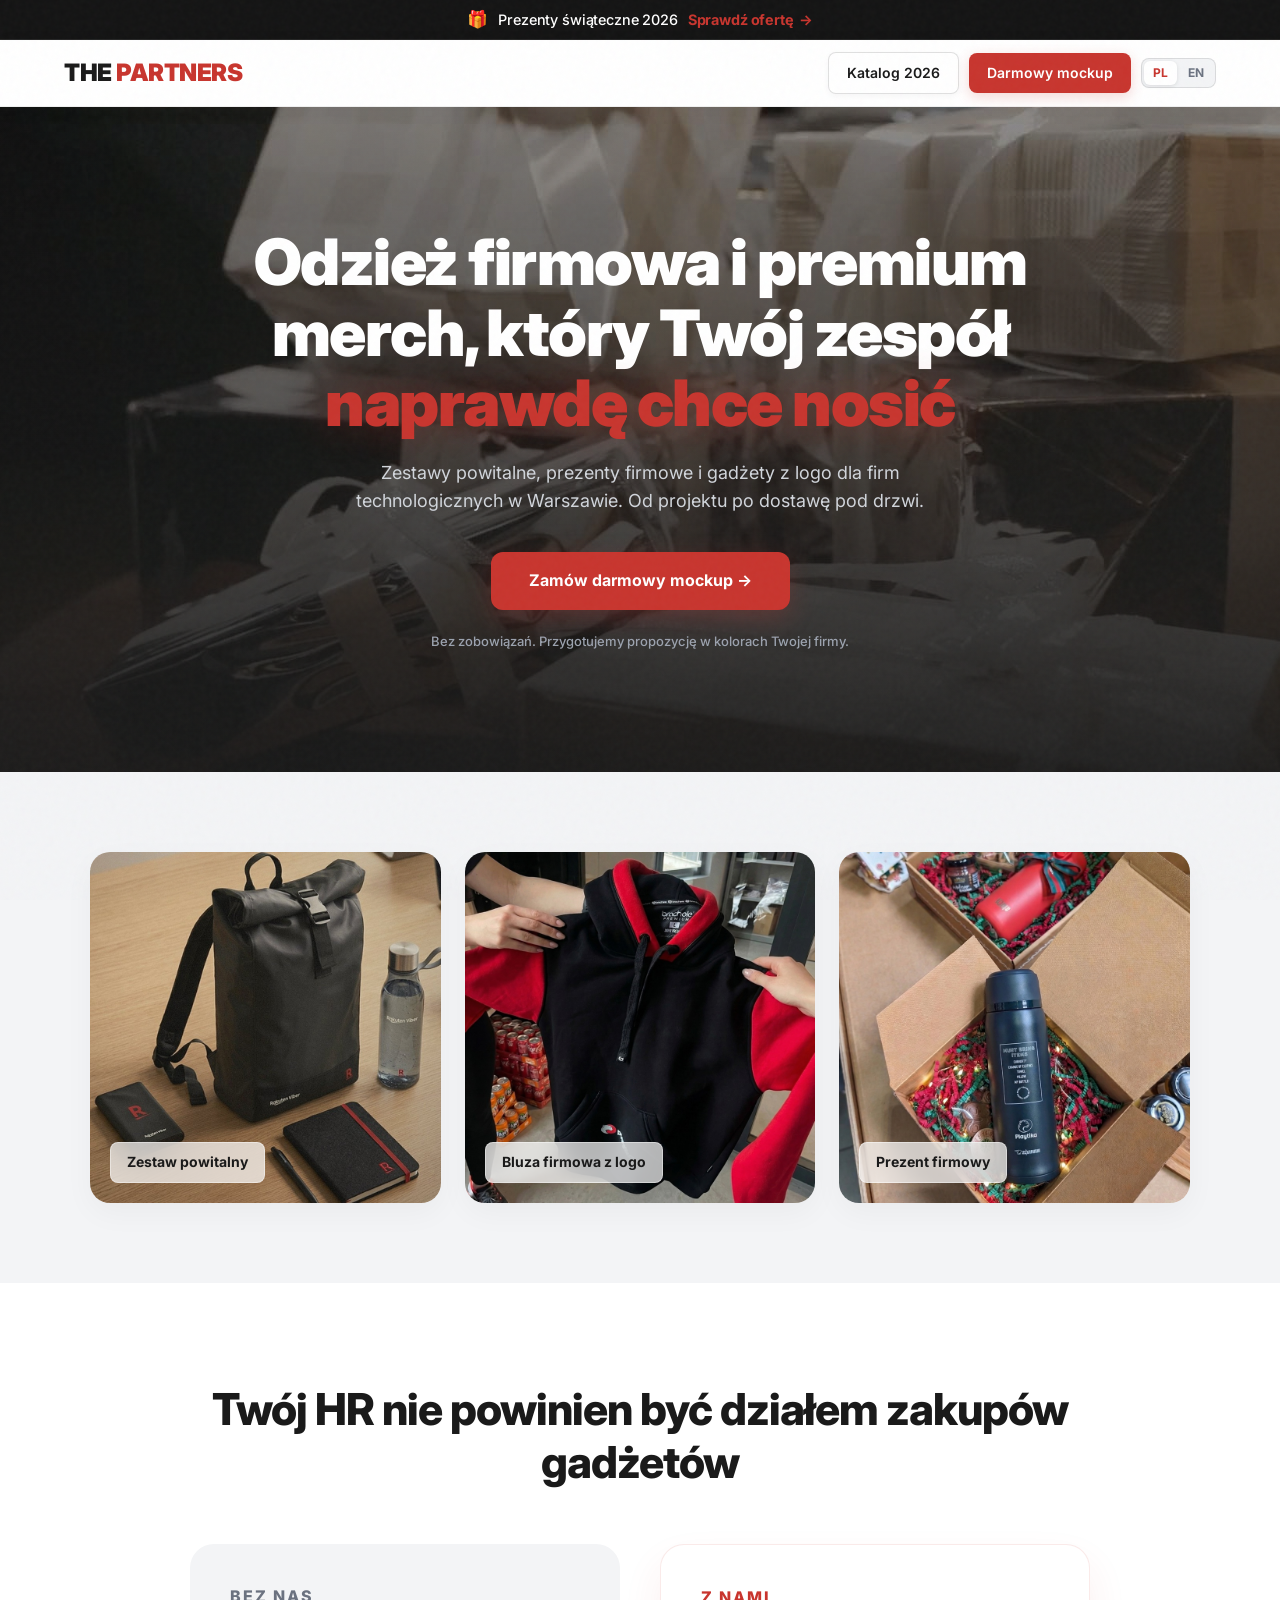
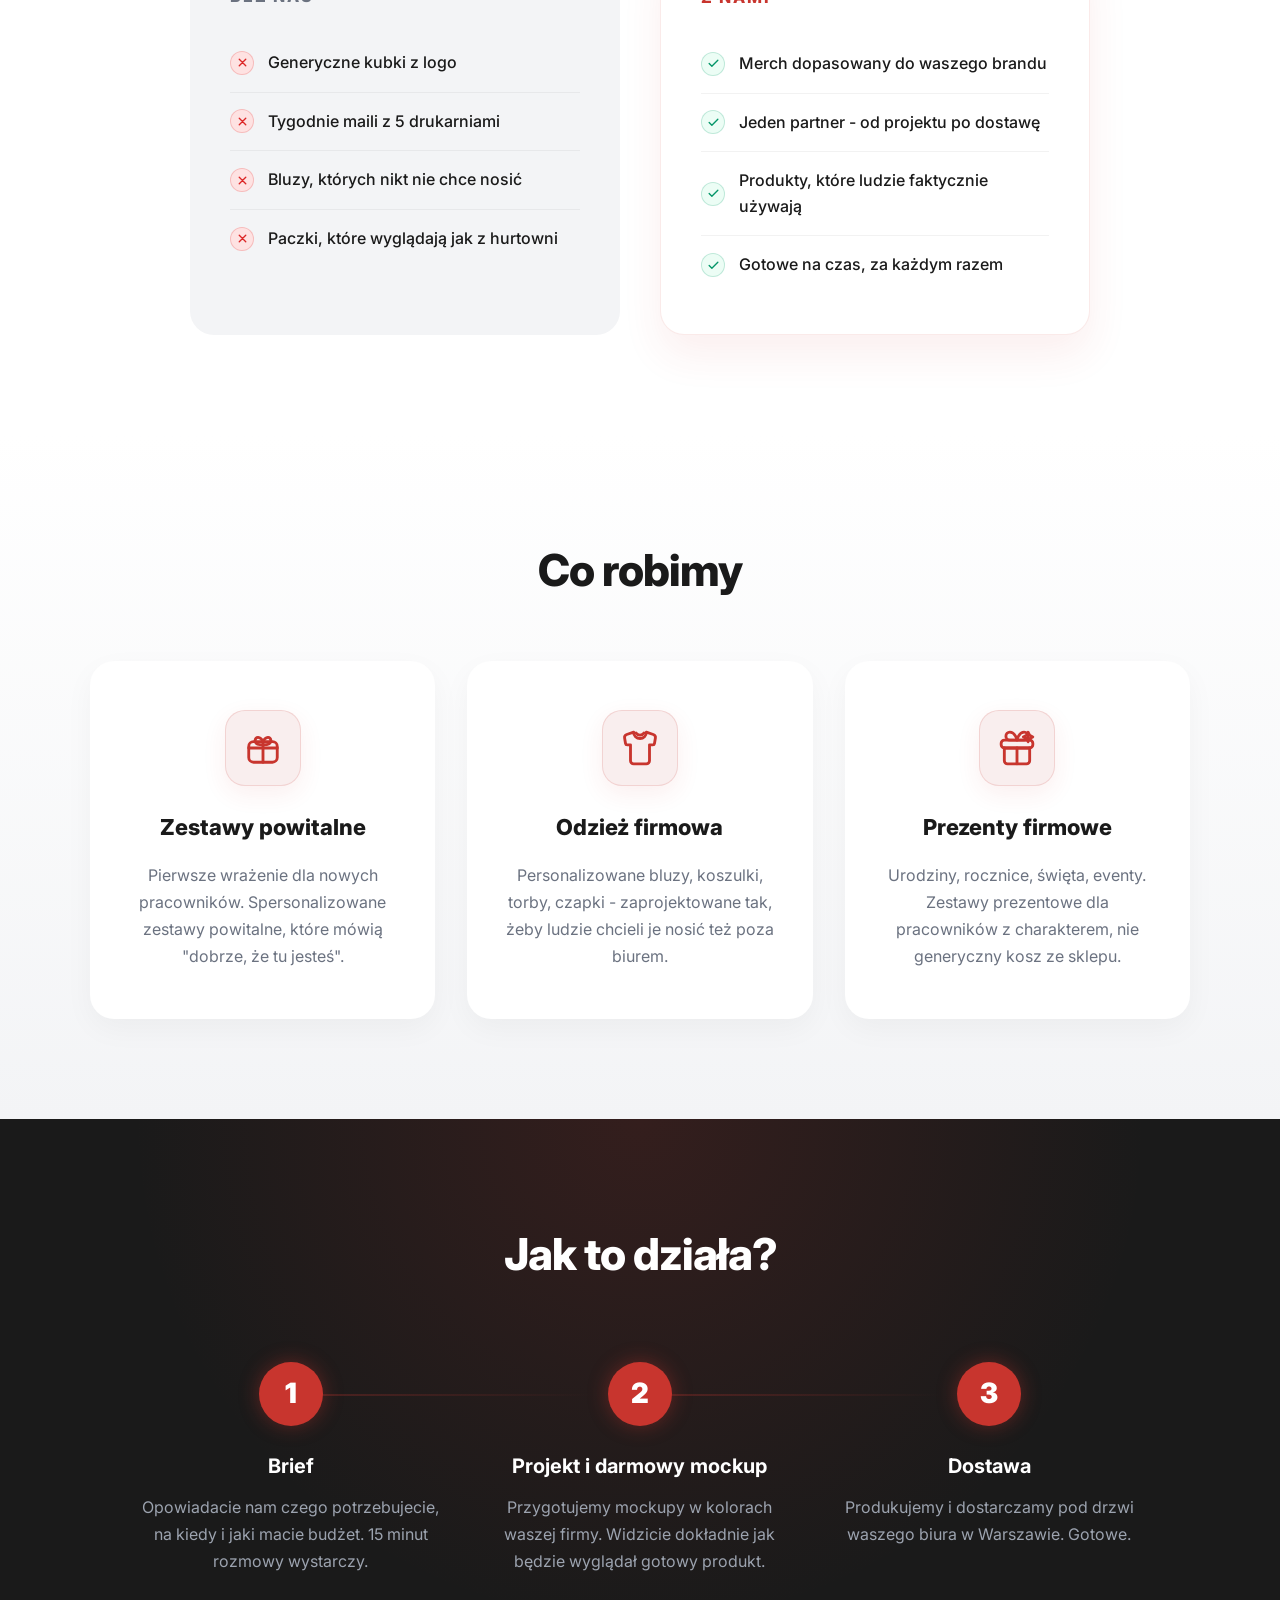
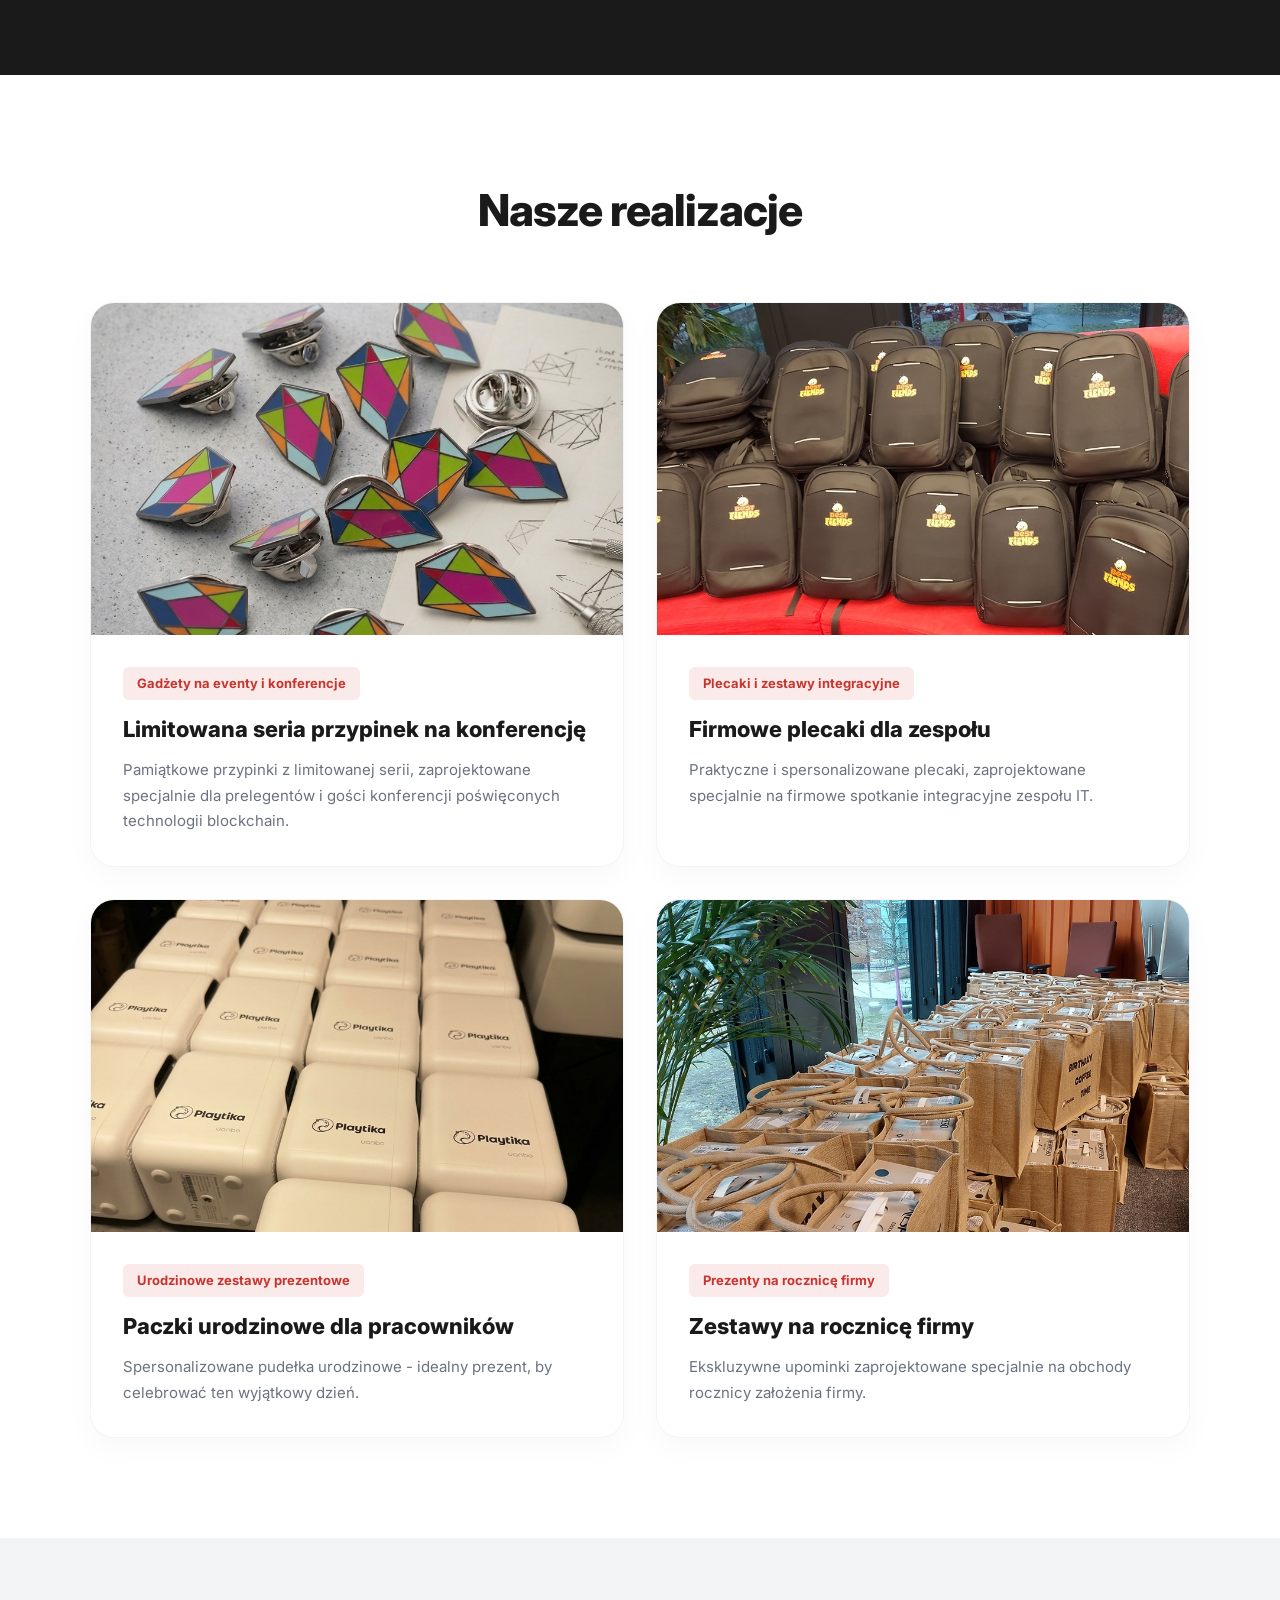
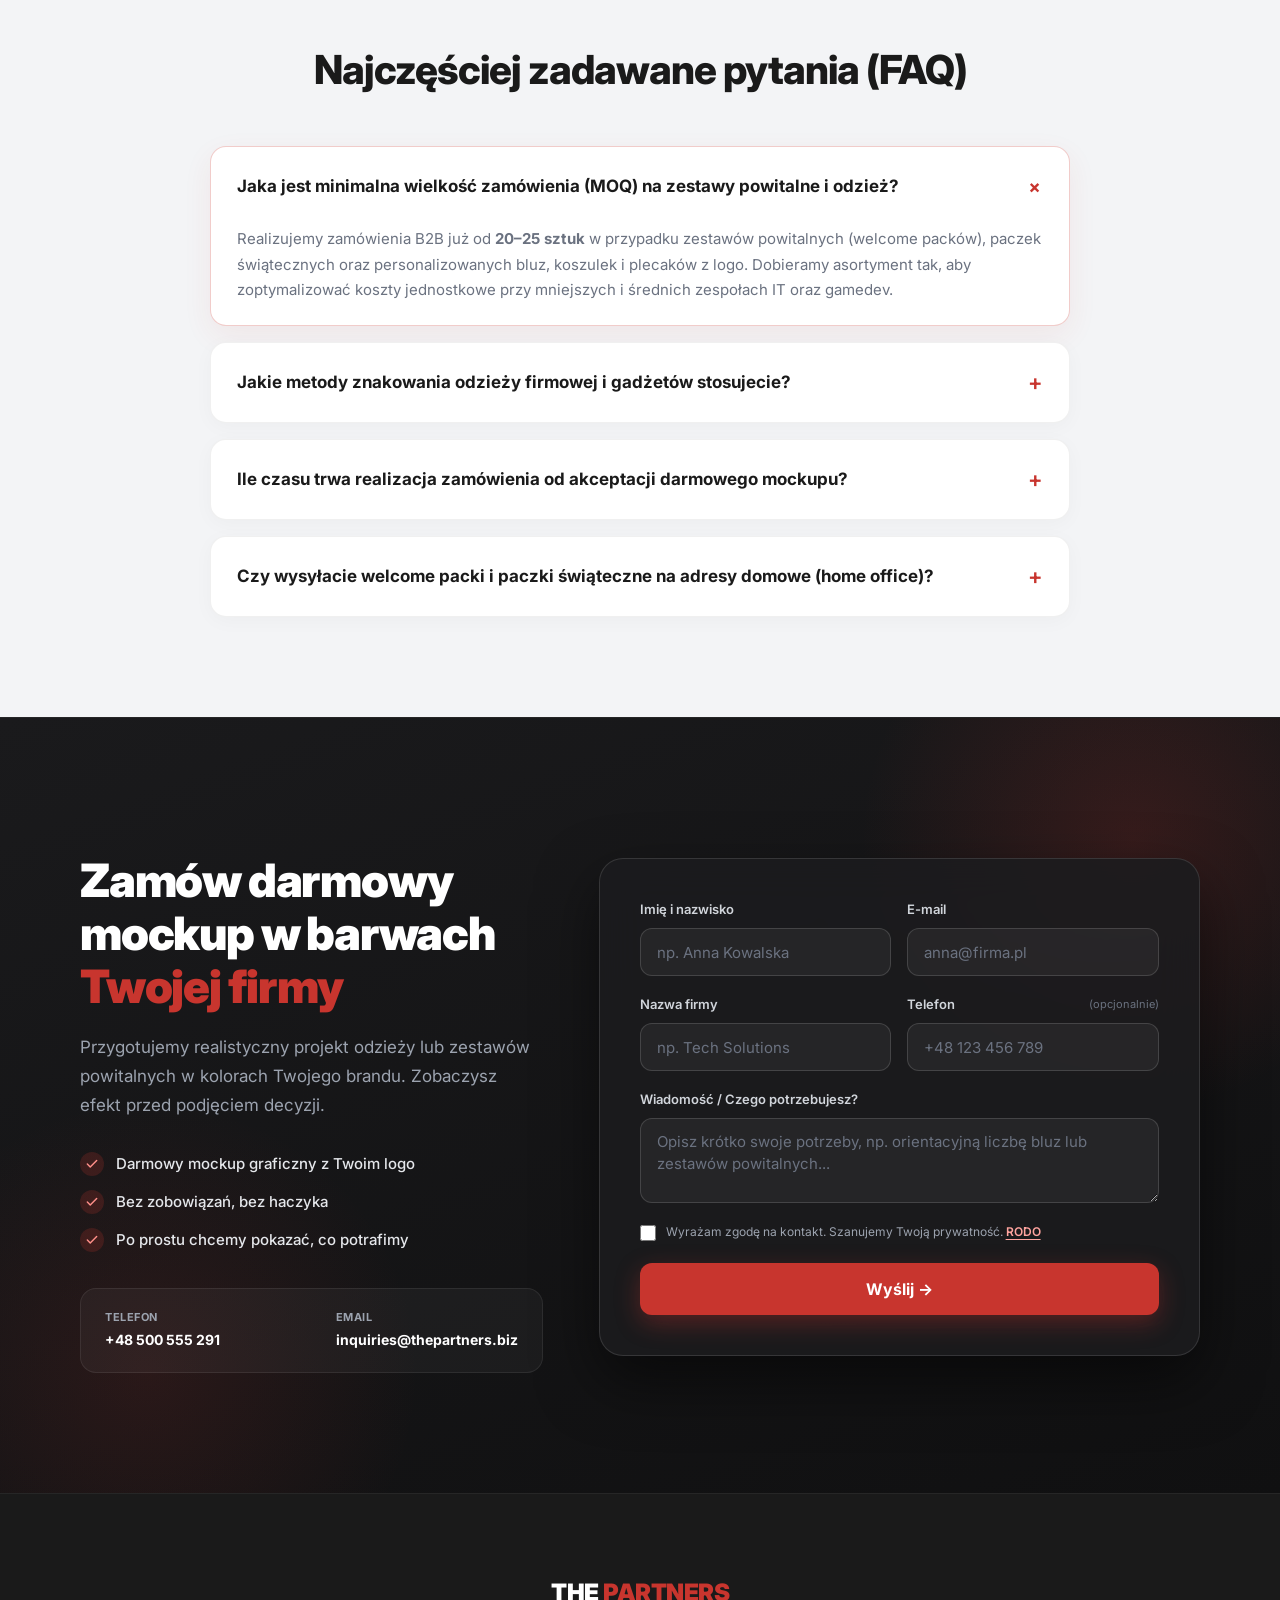
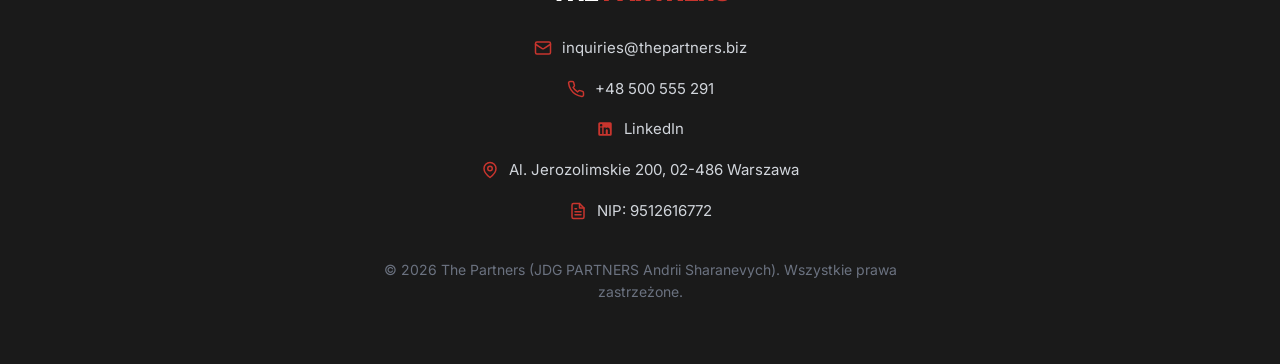
<file: index.html>
<!DOCTYPE html>
<html lang="pl">

<head>
    <meta charset="UTF-8">
    <meta name="viewport" content="width=device-width, initial-scale=1.0">
    <title>Welcome Packi, Odzież i Merch Firmowy Warszawa | The Partners</title>
    <meta name="description"
        content="Personalizowana odzież firmowa z haftem, zestawy powitalne (welcome packi) i prezenty świąteczne dla firm IT i gamedev. Od projektu po dostawę w Warszawie. Zamów darmowy mockup!">
    <meta name="robots" content="index, follow">
    <link rel="canonical" href="https://thepartners.biz/">
    <link rel="alternate" hreflang="pl" href="https://thepartners.biz/">
    <link rel="alternate" hreflang="en" href="https://thepartners.biz/index-en.html">
    <link rel="alternate" hreflang="x-default" href="https://thepartners.biz/">
    <link rel="icon" href="/favicon.svg" type="image/svg+xml">

    <!-- Open Graph / LinkedIn / Telegram Sharing -->
    <meta property="og:type" content="website">
    <meta property="og:locale" content="pl_PL">
    <meta property="og:locale:alternate" content="en_US">
    <meta property="og:url" content="https://thepartners.biz/">
    <meta property="og:site_name" content="The Partners">
    <meta property="og:title" content="Welcome Packi, Odzież Firmowa i Merch dla Firm IT | The Partners">
    <meta property="og:description"
        content="Projektujemy i produkujemy zestawy powitalne, bluzy firmowe premium oraz paczki świąteczne dla zespołów IT i gamedev. Zamów darmowy mockup w barwach Twojej firmy.">
    <meta property="og:image" content="https://thepartners.biz/zestaw-powitalny.jpg">
    <meta name="twitter:card" content="summary_large_image">

    <!-- Google Fonts & External CSS -->
    <link rel="preconnect" href="https://fonts.googleapis.com">
    <link rel="preconnect" href="https://fonts.gstatic.com" crossorigin>
    <link href="https://fonts.googleapis.com/css2?family=Inter:wght@400;500;600;700;800;900&display=swap"
        rel="stylesheet">
    <link rel="stylesheet" href="styles.css">

    <!-- Complete JSON-LD Structured Data: LocalBusiness + OfferCatalog + VideoObject + FAQPage -->
    <script type="application/ld+json">
    {
      "@context": "https://schema.org",
      "@graph": [
        {
          "@type": "LocalBusiness",
          "@id": "https://thepartners.biz/#business",
          "name": "The Partners",
          "legalName": "PARTNERS Andrii Sharanevych",
          "url": "https://thepartners.biz/",
          "logo": "https://thepartners.biz/favicon.svg",
          "image": [
            "https://thepartners.biz/zestaw-powitalny.jpg",
            "https://thepartners.biz/bluza-firmowa-z-logo.jpg",
            "https://thepartners.biz/prezent-firmowy.jpg"
          ],
          "description": "Zestawy powitalne (welcome packi), odzież firmowa z haftem i nadrukiem oraz prezenty świąteczne i okolicznościowe dla firm technologicznych, IT i gamedev w Warszawie.",
          "telephone": "+48 500 555 291",
          "email": "inquiries@thepartners.biz",
          "taxID": "9512616772",
          "vatID": "PL9512616772",
          "priceRange": "$$",
          "address": {
            "@type": "PostalAddress",
            "streetAddress": "Al. Jerozolimskie 200",
            "addressLocality": "Warszawa",
            "postalCode": "02-486",
            "addressCountry": "PL"
          },
          "geo": {
            "@type": "GeoCoordinates",
            "latitude": 52.2016,
            "longitude": 20.9333
          },
          "areaServed": [
            { "@type": "City", "name": "Warszawa" },
            { "@type": "Country", "name": "Polska" }
          ],
          "sameAs": [
            "https://www.linkedin.com/company/partners-biz/"
          ],
          "hasOfferCatalog": {
            "@type": "OfferCatalog",
            "name": "Zestawy powitalne, odzież firmowa i gadżety B2B",
            "itemListElement": [
              {
                "@type": "Offer",
                "itemOffered": {
                  "@type": "Service",
                  "name": "Zestawy powitalne dla nowych pracowników (Welcome Packi IT)",
                  "description": "Kompleksowe paczki onboardingowe z personalizowaną odzieżą, elektroniką i akcesoriami w pudełkach z brandingiem firmy."
                }
              },
              {
                "@type": "Offer",
                "itemOffered": {
                  "@type": "Service",
                  "name": "Odzież firmowa premium z logo (Haft komputerowy, DTF, Sitodruk)",
                  "description": "Wysokogatunkowe bluzy firmowe, koszulki, czapki i plecaki projektowane na zamówienie dla zespołów technologicznych."
                }
              },
              {
                "@type": "Offer",
                "itemOffered": {
                  "@type": "Service",
                  "name": "Prezenty świąteczne i upominki firmowe dla pracowników",
                  "description": "Zestawy prezentowe na święta, urodziny pracowników, rocznice firmy oraz konferencje i wyjazdy integracyjne."
                }
              }
            ]
          }
        },
        {
          "@type": "VideoObject",
          "name": "The Partners — Odzież firmowa i zestawy powitalne dla firm w Warszawie",
          "description": "Prezentacja realizacji odzieży firmowej, bluz z logo i zestawów powitalnych (welcome packów) dla branży IT i gamedev.",
          "thumbnailUrl": "https://thepartners.biz/hero-poster.jpg",
          "contentUrl": "https://thepartners.biz/hero-background.mp4",
          "uploadDate": "2026-09-01T08:00:00+02:00"
        },
        {
          "@type": "FAQPage",
          "@id": "https://thepartners.biz/#faq",
          "mainEntity": [
            {
              "@type": "Question",
              "name": "Jaka jest minimalna wielkość zamówienia (MOQ) na zestawy powitalne i odzież firmową?",
              "acceptedAnswer": {
                "@type": "Answer",
                "text": "Realizujemy zamówienia już od 20–25 sztuk w przypadku zestawów powitalnych (welcome packów), paczek świątecznych oraz personalizowanych bluz i koszulek z logo."
              }
            },
            {
              "@type": "Question",
              "name": "Jakie metody znakowania odzieży i gadżetów stosujecie?",
              "acceptedAnswer": {
                "@type": "Answer",
                "text": "Dobieramy technologię znakowania do produktu i projektu: oferujemy trwały haft komputerowy (w tym haft 3D), nadruki DTF i sitodruk na odzieży o wysokiej gramaturze, a także grawer laserowy, tampodruk i druk UV na termosach, kubkach, elektronice oraz pudełkach prezentowych."
              }
            },
            {
              "@type": "Question",
              "name": "Ile czasu trwa realizacja zamówienia od akceptacji darmowego mockupu?",
              "acceptedAnswer": {
                "@type": "Answer",
                "text": "Darmowy mockup w barwach Twojej firmy przygotowujemy zazwyczaj w ciągu 24–48 godzin. Standardowy czas produkcji i konfekcjonowania gotowych zestawów wynosi od 10 do 15 dni roboczych z dostawą bezpośrednio do biura w Warszawie lub na terenie Polski."
              }
            },
            {
              "@type": "Question",
              "name": "Czy wysyłacie zestawy powitalne i paczki świąteczne bezpośrednio na adresy domowe pracowników (home office)?",
              "acceptedAnswer": {
                "@type": "Answer",
                "text": "Tak. Oprócz dostawy zbiorczej pod drzwi biura w Warszawie, realizujemy indywidualną wysyłkę kurierską (lub do Paczkomatów) bezpośrednio do pracowników pracujących zdalnie w całej Polsce i UE."
              }
            }
          ]
        }
      ]
    }
    </script>
</head>

<body>
    <!-- Unified Sticky Header: Holiday Banner + Navigation -->
    <header class="site-header">
        <aside class="holiday-banner" role="banner" aria-label="Katalog świąteczny">
            <a href="/prezenty-swiateczne-2026-the-partners.pdf" target="_blank" rel="noopener noreferrer"
                class="holiday-banner__link" title="Otwórz katalog świąteczny 2026 (PDF)">
                <span class="holiday-banner__icon" aria-hidden="true">🎁</span>
                <span class="holiday-banner__title">Prezenty świąteczne 2026</span>
                <span class="holiday-banner__cta">
                    <span>Sprawdź ofertę</span>
                    <span aria-hidden="true">→</span>
                </span>
            </a>
        </aside>

        <nav>
            <div class="nav-inner">
                <a href="index.html" class="nav-logo">THE <span>PARTNERS</span></a>
                <div class="nav-actions">
                    <a href="thepartners-katalog-2026.html" class="nav-cta nav-cta--outline">Katalog 2026</a>
                    <a href="#kontakt" class="nav-cta">Darmowy mockup</a>
                    <div class="lang-toggle" role="group" aria-label="Wybór języka">
                        <a href="index.html" class="lang-toggle__btn active">PL</a>
                        <a href="index-en.html" class="lang-toggle__btn">EN</a>
                    </div>
                </div>
            </div>
        </nav>
    </header>

    <!-- HERO SECTION WITH VIDEO BACKGROUND -->
    <section class="hero">
        <video class="hero-video" autoplay loop muted playsinline poster="hero-poster.jpg">
            <source src="hero-background.mp4" type="video/mp4">
        </video>

        <div class="hero-overlay"></div>

        <div class="hero-inner reveal">
            <h1>Odzież firmowa i premium merch, który Twój zespół <span>naprawdę chce nosić</span></h1>
            <p>Zestawy powitalne, prezenty firmowe i gadżety z logo dla firm technologicznych w Warszawie. Od projektu
                po dostawę pod drzwi.</p>
            <a href="#kontakt" class="hero-cta">Zamów darmowy mockup →</a>
            <div class="hero-sub">Bez zobowiązań. Przygotujemy propozycję w kolorach Twojej firmy.</div>
        </div>
    </section>

    <section class="showcase">
        <div class="showcase-grid">
            <div class="showcase-item reveal">
                <img src="zestaw-powitalny.jpg" alt="Zestaw powitalny dla nowych pracowników firmy IT w Warszawie">
                <div class="label">Zestaw powitalny</div>
            </div>
            <div class="showcase-item reveal" style="transition-delay: 0.1s;">
                <img src="bluza-firmowa-z-logo.jpg"
                    alt="Czarno-czerwona bluza firmowa z logo dla producenta gier komputerowych">
                <div class="label">Bluza firmowa z logo</div>
            </div>
            <div class="showcase-item reveal" style="transition-delay: 0.2s;">
                <img src="prezent-firmowy.jpg"
                    alt="Elegancki świąteczny prezent firmowy z personalizowanym termosem dla studia gamedev">
                <div class="label">Prezent firmowy</div>
            </div>
        </div>
    </section>

    <section class="problem">
        <div class="problem-inner">
            <h2 class="reveal">Twój HR nie powinien być działem zakupów gadżetów</h2>
            <div class="problem-grid">
                <div class="problem-col bad reveal">
                    <h3>Bez nas</h3>
                    <ul>
                        <li>
                            <span class="status-badge bad" aria-hidden="true">
                                <svg viewBox="0 0 24 24" fill="none" stroke="currentColor" stroke-width="2.5"
                                    stroke-linecap="round" stroke-linejoin="round">
                                    <path d="M18 6L6 18M6 6l12 12" />
                                </svg>
                            </span>
                            <span>Generyczne kubki z logo</span>
                        </li>
                        <li>
                            <span class="status-badge bad" aria-hidden="true">
                                <svg viewBox="0 0 24 24" fill="none" stroke="currentColor" stroke-width="2.5"
                                    stroke-linecap="round" stroke-linejoin="round">
                                    <path d="M18 6L6 18M6 6l12 12" />
                                </svg>
                            </span>
                            <span>Tygodnie maili z 5 drukarniami</span>
                        </li>
                        <li>
                            <span class="status-badge bad" aria-hidden="true">
                                <svg viewBox="0 0 24 24" fill="none" stroke="currentColor" stroke-width="2.5"
                                    stroke-linecap="round" stroke-linejoin="round">
                                    <path d="M18 6L6 18M6 6l12 12" />
                                </svg>
                            </span>
                            <span>Bluzy, których nikt nie chce nosić</span>
                        </li>
                        <li>
                            <span class="status-badge bad" aria-hidden="true">
                                <svg viewBox="0 0 24 24" fill="none" stroke="currentColor" stroke-width="2.5"
                                    stroke-linecap="round" stroke-linejoin="round">
                                    <path d="M18 6L6 18M6 6l12 12" />
                                </svg>
                            </span>
                            <span>Paczki, które wyglądają jak z hurtowni</span>
                        </li>
                    </ul>
                </div>
                <div class="problem-col good reveal" style="transition-delay: 0.2s;">
                    <h3>Z nami</h3>
                    <ul>
                        <li>
                            <span class="status-badge good" aria-hidden="true">
                                <svg viewBox="0 0 24 24" fill="none" stroke="currentColor" stroke-width="2.5"
                                    stroke-linecap="round" stroke-linejoin="round">
                                    <path d="M20 6L9 17l-5-5" />
                                </svg>
                            </span>
                            <span>Merch dopasowany do waszego brandu</span>
                        </li>
                        <li>
                            <span class="status-badge good" aria-hidden="true">
                                <svg viewBox="0 0 24 24" fill="none" stroke="currentColor" stroke-width="2.5"
                                    stroke-linecap="round" stroke-linejoin="round">
                                    <path d="M20 6L9 17l-5-5" />
                                </svg>
                            </span>
                            <span>Jeden partner - od projektu po dostawę</span>
                        </li>
                        <li>
                            <span class="status-badge good" aria-hidden="true">
                                <svg viewBox="0 0 24 24" fill="none" stroke="currentColor" stroke-width="2.5"
                                    stroke-linecap="round" stroke-linejoin="round">
                                    <path d="M20 6L9 17l-5-5" />
                                </svg>
                            </span>
                            <span>Produkty, które ludzie faktycznie używają</span>
                        </li>
                        <li>
                            <span class="status-badge good" aria-hidden="true">
                                <svg viewBox="0 0 24 24" fill="none" stroke="currentColor" stroke-width="2.5"
                                    stroke-linecap="round" stroke-linejoin="round">
                                    <path d="M20 6L9 17l-5-5" />
                                </svg>
                            </span>
                            <span>Gotowe na czas, za każdym razem</span>
                        </li>
                    </ul>
                </div>
            </div>
        </div>
    </section>

    <section class="services">
        <div class="services-inner">
            <h2 class="reveal">Co robimy</h2>
            <div class="services-grid">
                <div class="service-card reveal">
                    <div class="service-icon" aria-hidden="true">
                        <svg viewBox="0 0 24 24" fill="none" stroke="currentColor" stroke-width="1.8"
                            stroke-linecap="round" stroke-linejoin="round">
                            <rect x="3" y="8" width="18" height="13" rx="3"></rect>
                            <path d="M12 8v13"></path>
                            <path d="M3 12h18"></path>
                            <path d="M12 8C10.5 4.5 7 4.5 7 7.5c0 1.5 2 2.5 5 2.5s5-1 5-2.5C17 4.5 13.5 4.5 12 8z">
                            </path>
                        </svg>
                    </div>
                    <h3>Zestawy powitalne</h3>
                    <p>Pierwsze wrażenie dla nowych pracowników. Spersonalizowane zestawy powitalne, które mówią
                        "dobrze, że tu jesteś".</p>
                </div>
                <div class="service-card reveal" style="transition-delay: 0.1s;">
                    <div class="service-icon" aria-hidden="true">
                        <svg viewBox="0 0 24 24" fill="none" stroke="currentColor" stroke-width="1.8"
                            stroke-linecap="round" stroke-linejoin="round">
                            <path
                                d="M20.38 3.46 16 2a4 4 0 0 1-8 0L3.62 3.46a2 2 0 0 0-1.34 2.23l.58 3.47a1 1 0 0 0 .99.84H6v10a2 2 0 0 0 2 2h8a2 2 0 0 0 2-2V10h2.15a1 1 0 0 0 .99-.84l.58-3.47a2 2 0 0 0-1.34-2.23z">
                            </path>
                            <path d="M9.5 2.5a3 3 0 0 0 5 0"></path>
                        </svg>
                    </div>
                    <h3>Odzież firmowa</h3>
                    <p>Personalizowane bluzy, koszulki, torby, czapki - zaprojektowane tak, żeby ludzie chcieli je nosić
                        też poza biurem.</p>
                </div>
                <div class="service-card reveal" style="transition-delay: 0.2s;">
                    <div class="service-icon" aria-hidden="true">
                        <svg viewBox="0 0 24 24" fill="none" stroke="currentColor" stroke-width="1.8"
                            stroke-linecap="round" stroke-linejoin="round">
                            <path d="M20 12v8a2 2 0 0 1-2 2H6a2 2 0 0 1-2-2v-8"></path>
                            <path d="M4 12h16"></path>
                            <path d="M12 22V12"></path>
                            <rect x="2" y="7" width="20" height="5" rx="2"></rect>
                            <path d="M12 7H7.5a2.5 2.5 0 0 1 0-5C11 2 12 7 12 7z"></path>
                            <path d="M12 7h4.5a2.5 2.5 0 0 0 0-5C13 2 12 7 12 7z"></path>
                            <path d="m19 2 1 2 2 1-2 1-1 2-1-2-2-1 2-1z"></path>
                        </svg>
                    </div>
                    <h3>Prezenty firmowe</h3>
                    <p>Urodziny, rocznice, święta, eventy. Zestawy prezentowe dla pracowników z charakterem, nie
                        generyczny kosz ze sklepu.</p>
                </div>
            </div>
        </div>
    </section>

    <section class="process">
        <div class="process-inner">
            <h2 class="reveal">Jak to działa?</h2>
            <div class="steps">
                <div class="step reveal">
                    <div class="step-num">1</div>
                    <h3>Brief</h3>
                    <p>Opowiadacie nam czego potrzebujecie, na kiedy i jaki macie budżet. 15 minut rozmowy wystarczy.
                    </p>
                </div>
                <div class="step reveal" style="transition-delay: 0.15s;">
                    <div class="step-num">2</div>
                    <h3>Projekt i darmowy mockup</h3>
                    <p>Przygotujemy mockupy w kolorach waszej firmy. Widzicie dokładnie jak będzie wyglądał gotowy
                        produkt.</p>
                </div>
                <div class="step reveal" style="transition-delay: 0.3s;">
                    <div class="step-num">3</div>
                    <h3>Dostawa</h3>
                    <p>Produkujemy i dostarczamy pod drzwi waszego biura w Warszawie. Gotowe.</p>
                </div>
            </div>
        </div>
    </section>

    <section class="portfolio">
        <div class="portfolio-inner">
            <h2 class="reveal">Nasze realizacje</h2>
            <div class="portfolio-grid">
                <div class="portfolio-card reveal">
                    <div class="portfolio-img">
                        <img src="gadzety-na-eventy-i-konferencje.jpg" loading="lazy" decoding="async"
                            alt="Limitowana seria przypinek i gadżety z logo dla uczestników konferencji technologicznej blockchain">
                    </div>
                    <div class="portfolio-info">
                        <div class="portfolio-tag">Gadżety na eventy i konferencje</div>
                        <h3>Limitowana seria przypinek na konferencję</h3>
                        <p>Pamiątkowe przypinki z limitowanej serii, zaprojektowane specjalnie dla prelegentów i gości
                            konferencji poświęconych technologii blockchain.</p>
                    </div>
                </div>
                <div class="portfolio-card reveal" style="transition-delay: 0.1s;">
                    <div class="portfolio-img">
                        <img src="plecaki-i-zestawy-integracyjne.jpg" loading="lazy" decoding="async"
                            alt="Czarne plecaki firmowe z logo jako zestawy na wyjazd integracyjny zespołu IT">
                    </div>
                    <div class="portfolio-info">
                        <div class="portfolio-tag">Plecaki i zestawy integracyjne</div>
                        <h3>Firmowe plecaki dla zespołu</h3>
                        <p>Praktyczne i spersonalizowane plecaki, zaprojektowane specjalnie na firmowe spotkanie
                            integracyjne zespołu IT.</p>
                    </div>
                </div>
                <div class="portfolio-card reveal">
                    <div class="portfolio-img">
                        <img src="urodzinowe-zestawy-prezentowe.jpg" loading="lazy" decoding="async"
                            alt="Urodzinowy zestaw prezentowy zawierający personalizowany projektor dla pracownika">
                    </div>
                    <div class="portfolio-info">
                        <div class="portfolio-tag">Urodzinowe zestawy prezentowe</div>
                        <h3>Paczki urodzinowe dla pracowników</h3>
                        <p>Spersonalizowane pudełka urodzinowe - idealny prezent, by celebrować ten wyjątkowy dzień.</p>
                    </div>
                </div>
                <div class="portfolio-card reveal" style="transition-delay: 0.1s;">
                    <div class="portfolio-img">
                        <img src="prezenty-na-rocznice-firmy.jpg" loading="lazy" decoding="async"
                            alt="Ekskluzywny prezent na rocznicę firmy z realistycznie odwzorowanym brandingiem na produktach premium dla studia gamedev">
                    </div>
                    <div class="portfolio-info">
                        <div class="portfolio-tag">Prezenty na rocznicę firmy</div>
                        <h3>Zestawy na rocznicę firmy</h3>
                        <p>Ekskluzywne upominki zaprojektowane specjalnie na obchody rocznicy założenia firmy.</p>
                    </div>
                </div>
            </div>
        </div>
    </section>

    <!-- SEO B2B FAQ SECTION -->
    <section class="faq" id="faq">
        <div class="faq-inner">
            <h2 class="reveal">Najczęściej zadawane pytania (FAQ)</h2>
            <div class="faq-list">
                <details class="faq-item reveal" open>
                    <summary>Jaka jest minimalna wielkość zamówienia (MOQ) na zestawy powitalne i odzież?</summary>
                    <div class="faq-answer">
                        Realizujemy zamówienia B2B już od <strong>20–25 sztuk</strong> w przypadku zestawów powitalnych
                        (welcome packów), paczek świątecznych oraz personalizowanych bluz, koszulek i plecaków z logo.
                        Dobieramy asortyment tak, aby zoptymalizować koszty jednostkowe przy mniejszych i średnich
                        zespołach IT oraz gamedev.
                    </div>
                </details>
                <details class="faq-item reveal">
                    <summary>Jakie metody znakowania odzieży firmowej i gadżetów stosujecie?</summary>
                    <div class="faq-answer">
                        Stawiamy na trwały branding klasy retail. Na bluzach i koszulkach o wysokiej gramaturze
                        wykonujemy <strong>haft komputerowy</strong> (klasyczny oraz 3D), <strong>sitodruk</strong> oraz
                        <strong>nadruki DTF</strong>. Gadżety elektroniczne, termosy, butelki termiczne i akcesoria
                        znakujemy za pomocą precyzyjnego <strong>graweru laserowego</strong> oraz druku UV, a pudełka
                        prezentowe personalizujemy nadrukiem, tłoczeniem lub obwolutą w kolorach Pantone Twojej marki.
                    </div>
                </details>
                <details class="faq-item reveal">
                    <summary>Ile czasu trwa realizacja zamówienia od akceptacji darmowego mockupu?</summary>
                    <div class="faq-answer">
                        Darmową wizualizację (mockup) w barwach Twojej firmy otrzymasz w ciągu <strong>24–48
                            godzin</strong>. Po wyborze produktów i zatwierdzeniu projektów, produkcja, znakowanie oraz
                        konfekcjonowanie gotowych zestawów zajmuje standardowo <strong>10–15 dni roboczych</strong> wraz
                        z dostawą pod drzwi biura w Warszawie.
                    </div>
                </details>
                <details class="faq-item reveal">
                    <summary>Czy wysyłacie welcome packi i paczki świąteczne na adresy domowe (home office)?</summary>
                    <div class="faq-answer">
                        Tak — obsługujemy zarówno dostawy zbiorcze do biur w Warszawie i całej Polsce, jak i
                        <strong>indywidualną wysyłkę kurierską lub do Paczkomatów</strong> bezpośrednio do pracowników
                        pracujących zdalnie (remote / hybrid) na terenie Polski oraz Unii Europejskiej.
                    </div>
                </details>
            </div>
        </div>
    </section>

    <section class="cta-section" id="kontakt">
        <div class="cta-container">
            <div class="cta-info-col reveal">
                <h2>Zamów darmowy mockup w barwach <span>Twojej firmy</span></h2>
                <p>Przygotujemy realistyczny projekt odzieży lub zestawów powitalnych w kolorach Twojego brandu.
                    Zobaczysz efekt przed podjęciem decyzji.</p>

                <ul class="cta-perks">
                    <li class="cta-perk">
                        <span class="cta-perk-icon" aria-hidden="true">
                            <svg viewBox="0 0 24 24" fill="none" stroke="currentColor" stroke-linecap="round"
                                stroke-linejoin="round">
                                <path d="M20 6L9 17l-5-5" />
                            </svg>
                        </span>
                        <span>Darmowy mockup graficzny z Twoim logo</span>
                    </li>
                    <li class="cta-perk">
                        <span class="cta-perk-icon" aria-hidden="true">
                            <svg viewBox="0 0 24 24" fill="none" stroke="currentColor" stroke-linecap="round"
                                stroke-linejoin="round">
                                <path d="M20 6L9 17l-5-5" />
                            </svg>
                        </span>
                        <span>Bez zobowiązań, bez haczyka</span>
                    </li>
                    <li class="cta-perk">
                        <span class="cta-perk-icon" aria-hidden="true">
                            <svg viewBox="0 0 24 24" fill="none" stroke="currentColor" stroke-linecap="round"
                                stroke-linejoin="round">
                                <path d="M20 6L9 17l-5-5" />
                            </svg>
                        </span>
                        <span>Po prostu chcemy pokazać, co potrafimy</span>
                    </li>
                </ul>

                <div class="cta-direct-contact">
                    <div class="direct-item">
                        <span class="direct-label">Telefon</span>
                        <a href="tel:+48500555291" class="direct-val">+48 500 555 291</a>
                    </div>
                    <div class="direct-item">
                        <span class="direct-label">Email</span>
                        <a href="mailto:inquiries@thepartners.biz" class="direct-val">inquiries@thepartners.biz</a>
                    </div>
                </div>
            </div>

            <div class="contact-card reveal" style="transition-delay: 0.15s;">
                <form id="contact-form" class="contact-form" action="https://api.web3forms.com/submit"
                    method="POST" novalidate>
                    <input type="hidden" name="access_key" value="ed85a919-72cc-4f6d-8016-3a5c33c224e8">
                    <input type="hidden" name="subject" value="Nowe zapytanie o bezpłatny mockup — The Partners">
                    <input type="hidden" name="from_name" value="The Partners Website (PL)">
                    <input type="checkbox" name="botcheck" style="display:none !important;" tabindex="-1" autocomplete="off"
                        aria-hidden="true">

                    <div class="form-row-2">
                        <div class="form-group">
                            <label for="contact-name" class="form-label">Imię i nazwisko</label>
                            <input type="text" id="contact-name" name="name" class="form-input"
                                placeholder="np. Anna Kowalska" required autocomplete="name">
                        </div>
                        <div class="form-group">
                            <label for="contact-email" class="form-label">E-mail</label>
                            <input type="email" id="contact-email" name="email" class="form-input"
                                placeholder="anna@firma.pl" required autocomplete="email">
                        </div>
                    </div>

                    <div class="form-row-2">
                        <div class="form-group">
                            <label for="contact-company" class="form-label">Nazwa firmy</label>
                            <input type="text" id="contact-company" name="company" class="form-input"
                                placeholder="np. Tech Solutions" required autocomplete="organization">
                        </div>
                        <div class="form-group">
                            <label for="contact-phone" class="form-label"><span>Telefon</span> <span
                                    class="optional">(opcjonalnie)</span></label>
                            <input type="tel" id="contact-phone" name="phone" class="form-input"
                                placeholder="+48 123 456 789" autocomplete="tel">
                        </div>
                    </div>

                    <div class="form-group">
                        <label for="contact-message" class="form-label">Wiadomość / Czego potrzebujesz?</label>
                        <textarea id="contact-message" name="message" class="form-textarea"
                            placeholder="Opisz krótko swoje potrzeby, np. orientacyjną liczbę bluz lub zestawów powitalnych..."></textarea>
                    </div>

                    <div class="consent-group">
                        <label class="consent-label">
                            <input type="checkbox" id="contact-consent" name="consent" required>
                            <span>Wyrażam zgodę na kontakt. Szanujemy Twoją prywatność. <a href="rodo.html"
                                    class="rodo-link">RODO</a></span>
                        </label>
                    </div>

                    <div class="form-error-msg" id="form-error-msg" role="alert" aria-live="assertive"></div>

                    <button type="submit" class="submit-btn" id="contact-submit-btn">
                        <span class="btn-text">Wyślij →</span>
                        <span class="btn-spinner" aria-hidden="true"></span>
                    </button>
                </form>

                <div class="form-success-state" id="form-success-state" role="status" aria-live="polite">
                    <div class="success-icon-wrap" aria-hidden="true">
                        <svg viewBox="0 0 24 24" fill="none" stroke="currentColor" stroke-linecap="round"
                            stroke-linejoin="round">
                            <path d="M20 6L9 17l-5-5" />
                        </svg>
                    </div>
                    <h3 id="success-title">Dziękujemy za kontakt!</h3>
                    <p id="success-desc">Otrzymaliśmy Twoje zapytanie. Skontaktujemy się wkrótce.</p>
                    <button type="button" class="btn-reset-form" id="btn-reset-form">Wyślij kolejne zapytanie</button>
                </div>
            </div>
        </div>
    </section>

    <!-- FOOTER -->
    <footer>
        <div class="footer-inner reveal">
            <div class="footer-logo">THE <span>PARTNERS</span></div>
            <ul class="footer-contact-list">
                <li>
                    <a href="mailto:inquiries@thepartners.biz" class="footer-contact-item">
                        <span class="footer-contact-icon" aria-hidden="true">
                            <svg viewBox="0 0 24 24" fill="none" stroke="currentColor" stroke-width="2"
                                stroke-linecap="round" stroke-linejoin="round">
                                <rect width="20" height="16" x="2" y="4" rx="2"></rect>
                                <path d="m22 7-8.97 5.7a1.94 1.94 0 0 1-2.06 0L2 7"></path>
                            </svg>
                        </span>
                        <span>inquiries@thepartners.biz</span>
                    </a>
                </li>
                <li>
                    <a href="tel:+48500555291" class="footer-contact-item">
                        <span class="footer-contact-icon" aria-hidden="true">
                            <svg viewBox="0 0 24 24" fill="none" stroke="currentColor" stroke-width="2"
                                stroke-linecap="round" stroke-linejoin="round">
                                <path
                                    d="M22 16.92v3a2 2 0 0 1-2.18 2 19.79 19.79 0 0 1-8.63-3.07 19.5 19.5 0 0 1-6-6 19.79 19.79 0 0 1-3.07-8.67A2 2 0 0 1 4.11 2h3a2 2 0 0 1 2 1.72 12.84 12.84 0 0 0 .7 2.81 2 2 0 0 1-.45 2.11L8.09 9.91a16 16 0 0 0 6 6l1.27-1.27a2 2 0 0 1 2.11-.45 12.84 12.84 0 0 0 2.81.7A2 2 0 0 1 22 16.92z">
                                </path>
                            </svg>
                        </span>
                        <span>+48 500 555 291</span>
                    </a>
                </li>
                <li>
                    <a href="https://www.linkedin.com/company/partners-biz/" class="footer-contact-item">
                        <span class="footer-contact-icon" aria-hidden="true">
                            <svg viewBox="0 0 24 24" fill="currentColor">
                                <path
                                    d="M19 3a2 2 0 0 1 2 2v14a2 2 0 0 1-2 2H5a2 2 0 0 1-2-2V5a2 2 0 0 1 2-2h14m-.5 15.5v-5.3a3.26 3.26 0 0 0-3.26-3.26c-.85 0-1.84.52-2.28 1.3v-1.11h-2.79v8.37h2.79v-4.93c0-.77.62-1.4 1.39-1.4a1.4 1.4 0 0 1 1.4 1.4v4.93h2.75M6.88 8.56a1.68 1.68 0 0 0 1.68-1.68c0-.93-.75-1.69-1.68-1.69a1.69 1.69 0 0 0-1.69 1.69c0 .93.76 1.68 1.69 1.68m1.39 9.94v-8.37H5.5v8.37h2.77z" />
                            </svg>
                        </span>
                        <span>LinkedIn</span>
                    </a>
                </li>
                <li>
                    <span class="footer-contact-item" style="cursor: default;">
                        <span class="footer-contact-icon" aria-hidden="true">
                            <svg viewBox="0 0 24 24" fill="none" stroke="currentColor" stroke-width="2"
                                stroke-linecap="round" stroke-linejoin="round">
                                <path d="M20 10c0 6-8 12-8 12s-8-6-8-12a8 8 0 0 1 16 0Z"></path>
                                <circle cx="12" cy="10" r="3"></circle>
                            </svg>
                        </span>
                        <span>Al. Jerozolimskie 200, 02-486 Warszawa</span>
                    </span>
                </li>
                <li>
                    <span class="footer-contact-item" style="cursor: default;">
                        <span class="footer-contact-icon" aria-hidden="true">
                            <svg viewBox="0 0 24 24" fill="none" stroke="currentColor" stroke-width="2"
                                stroke-linecap="round" stroke-linejoin="round">
                                <path d="M14 2H6a2 2 0 0 0-2 2v16a2 2 0 0 0 2 2h12a2 2 0 0 0 2-2V8z"></path>
                                <polyline points="14 2 14 8 20 8"></polyline>
                                <line x1="16" y1="13" x2="8" y2="13"></line>
                                <line x1="16" y1="17" x2="8" y2="17"></line>
                                <line x1="10" y1="9" x2="8" y2="9"></line>
                            </svg>
                        </span>
                        <span>NIP: 9512616772</span>
                    </span>
                </li>
            </ul>
            <div class="footer-copy">© 2026 The Partners (JDG PARTNERS Andrii Sharanevych). Wszystkie prawa zastrzeżone.
            </div>
        </div>
    </footer>

    <!-- INTERACTION SCRIPTS -->
    <script>
        document.addEventListener('DOMContentLoaded', () => {
            try { localStorage.setItem('tp_lang', 'pl'); } catch (e) {}

            const observerOptions = {
                root: null,
                rootMargin: '0px',
                threshold: 0.15
            };

            const observer = new IntersectionObserver((entries, observer) => {
                entries.forEach(entry => {
                    if (entry.isIntersecting) {
                        entry.target.classList.add('active');
                        observer.unobserve(entry.target);
                    }
                });
            }, observerOptions);

            document.querySelectorAll('.reveal').forEach((el) => {
                observer.observe(el);
            });

            // SMART STICKY HEADER
            const siteHeader = document.querySelector('.site-header');
            let lastScrollY = window.scrollY;
            const scrollThreshold = 5;

            window.addEventListener('scroll', () => {
                const currentScrollY = window.scrollY;
                const diff = currentScrollY - lastScrollY;

                if (currentScrollY <= 100) {
                    siteHeader.classList.remove('site-header--hidden');
                    lastScrollY = currentScrollY;
                    return;
                }

                if (diff > scrollThreshold) {
                    siteHeader.classList.add('site-header--hidden');
                }
                else if (diff < -scrollThreshold) {
                    siteHeader.classList.remove('site-header--hidden');
                }

                lastScrollY = currentScrollY;
            }, { passive: true });

            // Contact Form Handling (Web3Forms Primary -> FormSubmit Failover -> Pre-filled Mailto)
            const WEB3FORMS_ACCESS_KEY = 'ed85a919-72cc-4f6d-8016-3a5c33c224e8';
            const contactForm = document.getElementById('contact-form');
            const submitBtn = document.getElementById('contact-submit-btn');
            const successState = document.getElementById('form-success-state');
            const successTitle = document.getElementById('success-title');
            const successDesc = document.getElementById('success-desc');
            const resetBtn = document.getElementById('btn-reset-form');
            const errorMsg = document.getElementById('form-error-msg');
            const isEnglish = document.documentElement.lang === 'en';

            async function fetchWithTimeout(url, options, timeoutMs = 7000) {
                const controller = new AbortController();
                const timer = setTimeout(() => controller.abort(), timeoutMs);
                try {
                    return await fetch(url, { ...options, signal: controller.signal });
                } finally {
                    clearTimeout(timer);
                }
            }

            if (contactForm && submitBtn && successState) {
                contactForm.addEventListener('submit', async (e) => {
                    e.preventDefault();

                    if (!contactForm.checkValidity()) {
                        contactForm.reportValidity();
                        return;
                    }

                    if (errorMsg) {
                        errorMsg.style.display = 'none';
                        errorMsg.textContent = '';
                    }

                    submitBtn.classList.add('loading');
                    submitBtn.disabled = true;
                    submitBtn.setAttribute('aria-busy', 'true');

                    const formData = new FormData(contactForm);
                    if (formData.get('botcheck')) {
                        // Honeypot triggered by bot
                        return;
                    }

                    const nameVal = formData.get('name') || '';
                    const emailVal = formData.get('email') || '';
                    const companyVal = formData.get('company') || '';
                    const phoneVal = formData.get('phone') || '-';
                    const messageVal = formData.get('message') || '-';

                    try {
                        if (window.location.protocol === 'file:') {
                            await new Promise(resolve => setTimeout(resolve, 600));
                            showSuccessState(
                                isEnglish ? 'Thank you for reaching out! (Preview)' : 'Dziękujemy za kontakt! (Tryb podglądu)',
                                isEnglish ? 'Web3Forms is configured and ready.' : 'Formularz Web3Forms jest skonfigurowany i gotowy.'
                            );
                            return;
                        }

                        let delivered = false;

                        // 1. Primary Endpoint: Web3Forms AWS API
                        try {
                            const w3Data = new FormData();
                            w3Data.append('access_key', WEB3FORMS_ACCESS_KEY);
                            w3Data.append('subject', isEnglish
                                ? `New Free Mockup Request (${companyVal}) — The Partners`
                                : `Nowe zapytanie o darmowy mockup (${companyVal}) — The Partners`
                            );
                            w3Data.append('from_name', nameVal || 'The Partners Website');
                            w3Data.append('replyto', emailVal);
                            w3Data.append('Imię i nazwisko / Name', nameVal);
                            w3Data.append('E-mail', emailVal);
                            w3Data.append('Firma / Company', companyVal);
                            w3Data.append('Telefon / Phone', phoneVal);
                            w3Data.append('Wiadomość / Message', messageVal);

                            const w3Res = await fetchWithTimeout('https://api.web3forms.com/submit', {
                                method: 'POST',
                                headers: { 'Accept': 'application/json' },
                                body: w3Data
                            }, 7000);

                            const w3Json = await w3Res.json().catch(() => ({}));
                            if (w3Res.ok && w3Json.success) {
                                delivered = true;
                            } else {
                                console.warn('[Web3Forms non-200]', w3Json);
                            }
                        } catch (w3Err) {
                            console.warn('[Web3Forms failover -> trying FormSubmit]', w3Err);
                        }

                        // 2. Secondary Failover Endpoint: FormSubmit AJAX (if Web3Forms was blocked)
                        if (!delivered) {
                            const fsData = new FormData();
                            fsData.append('_subject', isEnglish
                                ? `New Free Mockup Request (${companyVal}) — The Partners`
                                : `Nowe zapytanie o darmowy mockup (${companyVal}) — The Partners`
                            );
                            fsData.append('_template', 'table');
                            fsData.append('_captcha', 'false');
                            fsData.append('name', nameVal);
                            fsData.append('email', emailVal);
                            fsData.append('company', companyVal);
                            fsData.append('phone', phoneVal);
                            fsData.append('message', messageVal);

                            const fsRes = await fetchWithTimeout('https://formsubmit.co/ajax/inquiries@thepartners.biz', {
                                method: 'POST',
                                headers: { 'Accept': 'application/json' },
                                body: fsData
                            }, 6000);

                            const fsJson = await fsRes.json().catch(() => ({}));
                            if (fsRes.ok && (fsJson.success === 'true' || fsJson.success === true)) {
                                delivered = true;
                            } else {
                                throw new Error(fsJson.message || `HTTP ${fsRes.status}`);
                            }
                        }

                        if (delivered) {
                            showSuccessState(
                                isEnglish ? 'Thank you for reaching out!' : 'Dziękujemy za kontakt!',
                                isEnglish ? 'We have received your inquiry and will get back to you shortly.' : 'Otrzymaliśmy Twoje zapytanie. Skontaktujemy się wkrótce.'
                            );
                        }
                    } catch (err) {
                        console.error('[All Form APIs Unreachable — Triggering Direct Email Fallback]', err);
                        submitBtn.classList.remove('loading');
                        submitBtn.disabled = false;
                        submitBtn.removeAttribute('aria-busy');

                        const subject = encodeURIComponent(
                            isEnglish
                                ? `Free Mockup Inquiry — ${companyVal}`
                                : `Zapytanie o darmowy mockup — ${companyVal}`
                        );
                        const body = encodeURIComponent(
                            isEnglish
                                ? `Name: ${nameVal}
Company: ${companyVal}
Email: ${emailVal}
Phone: ${phoneVal}

Message:
${messageVal}`
                                : `Imię i nazwisko: ${nameVal}
Firma: ${companyVal}
E-mail: ${emailVal}
Telefon: ${phoneVal}

Wiadomość:
${messageVal}`
                        );
                        const mailtoUrl = `mailto:inquiries@thepartners.biz?subject=${subject}&body=${body}`;

                        if (errorMsg) {
                            errorMsg.innerHTML = isEnglish
                                ? `There was a connection issue. <a href="${mailtoUrl}"><strong>Click here to send your filled message directly via email →</strong></a>`
                                : `Wystąpił problem z połączeniem. <a href="${mailtoUrl}"><strong>Kliknij tutaj, aby wysłać wpisane zapytanie bezpośrednio przez e-mail →</strong></a>`;
                            errorMsg.style.display = 'block';
                        }
                    }
                });

                function showSuccessState(title, desc) {
                    submitBtn.classList.remove('loading');
                    submitBtn.disabled = false;
                    submitBtn.removeAttribute('aria-busy');
                    contactForm.reset();
                    contactForm.style.display = 'none';

                    if (successTitle && title) successTitle.textContent = title;
                    if (successDesc && desc) successDesc.textContent = desc;

                    successState.style.display = 'block';
                }

                if (resetBtn) {
                    resetBtn.addEventListener('click', () => {
                        contactForm.reset();
                        if (errorMsg) {
                            errorMsg.style.display = 'none';
                            errorMsg.textContent = '';
                        }
                        successState.style.display = 'none';
                        contactForm.style.display = 'flex';
                    });
                }
            }
        });
    </script>
</body>

</html>
</file>
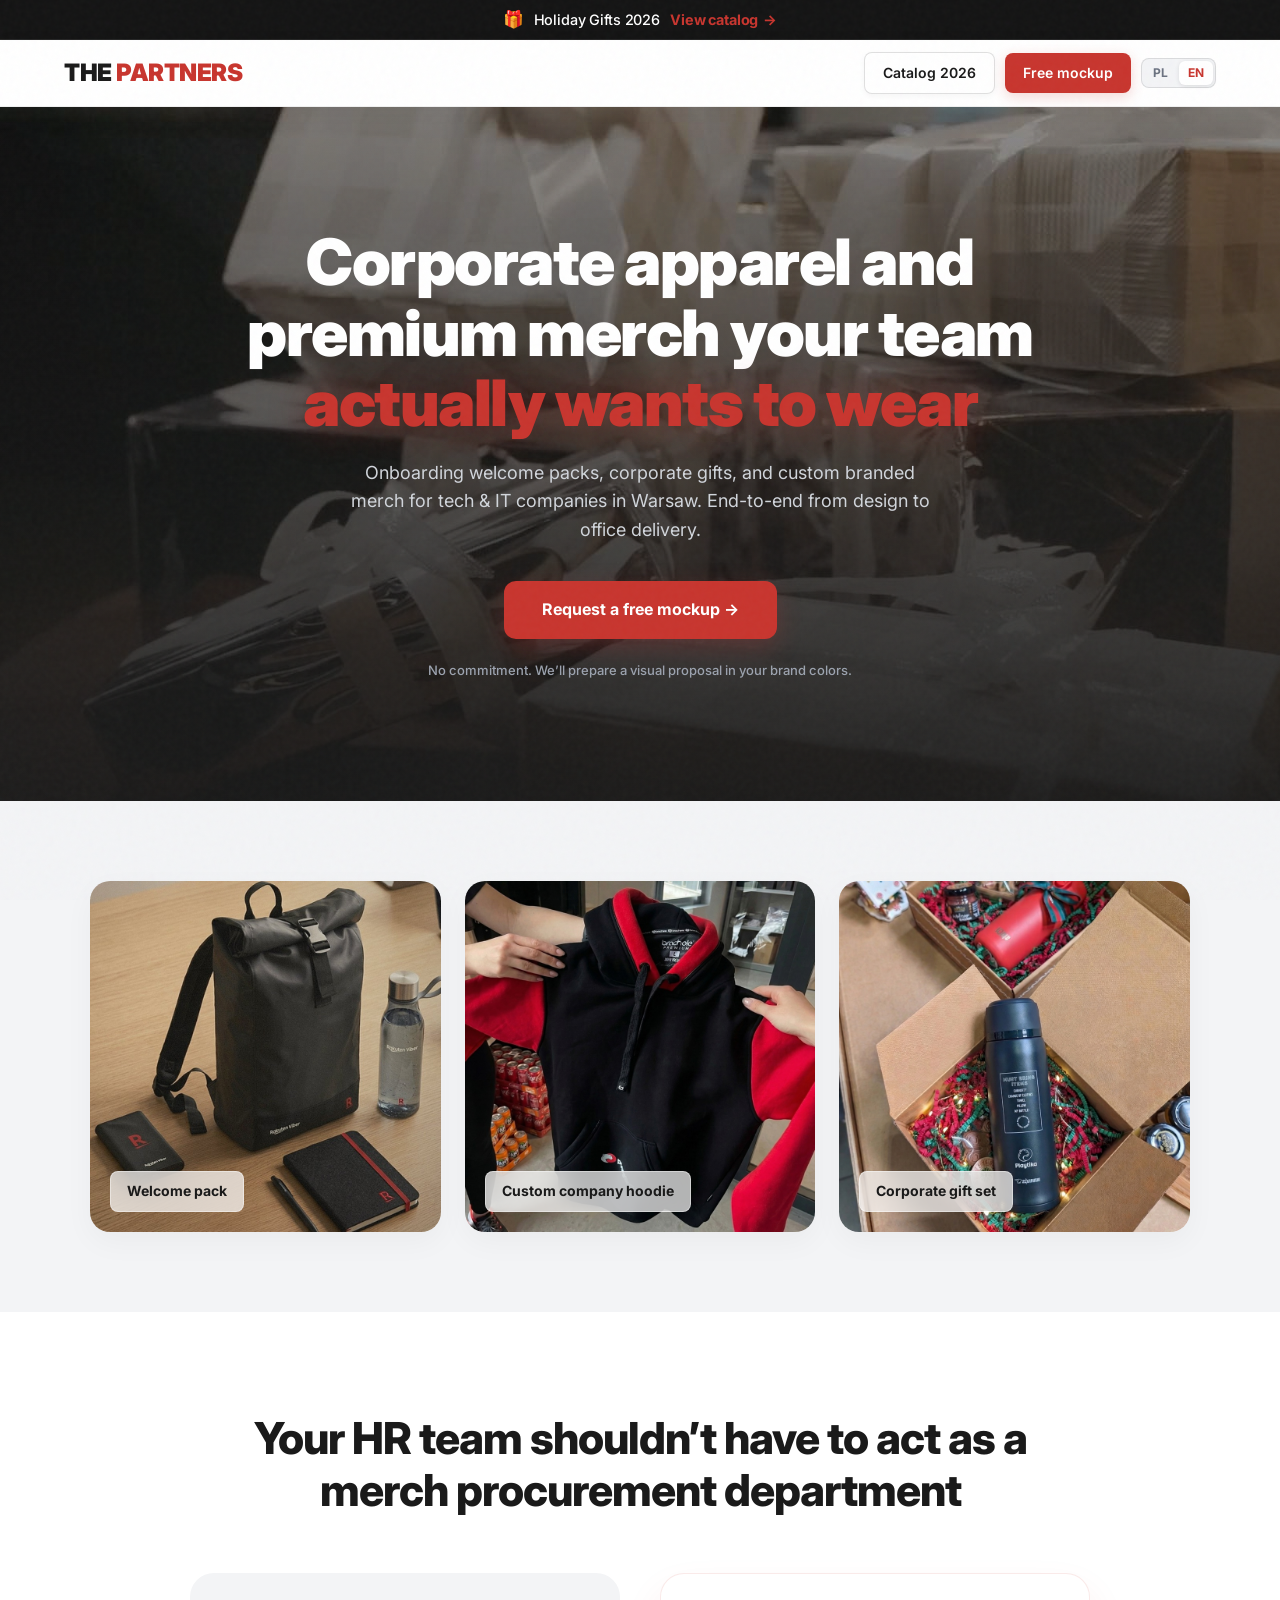
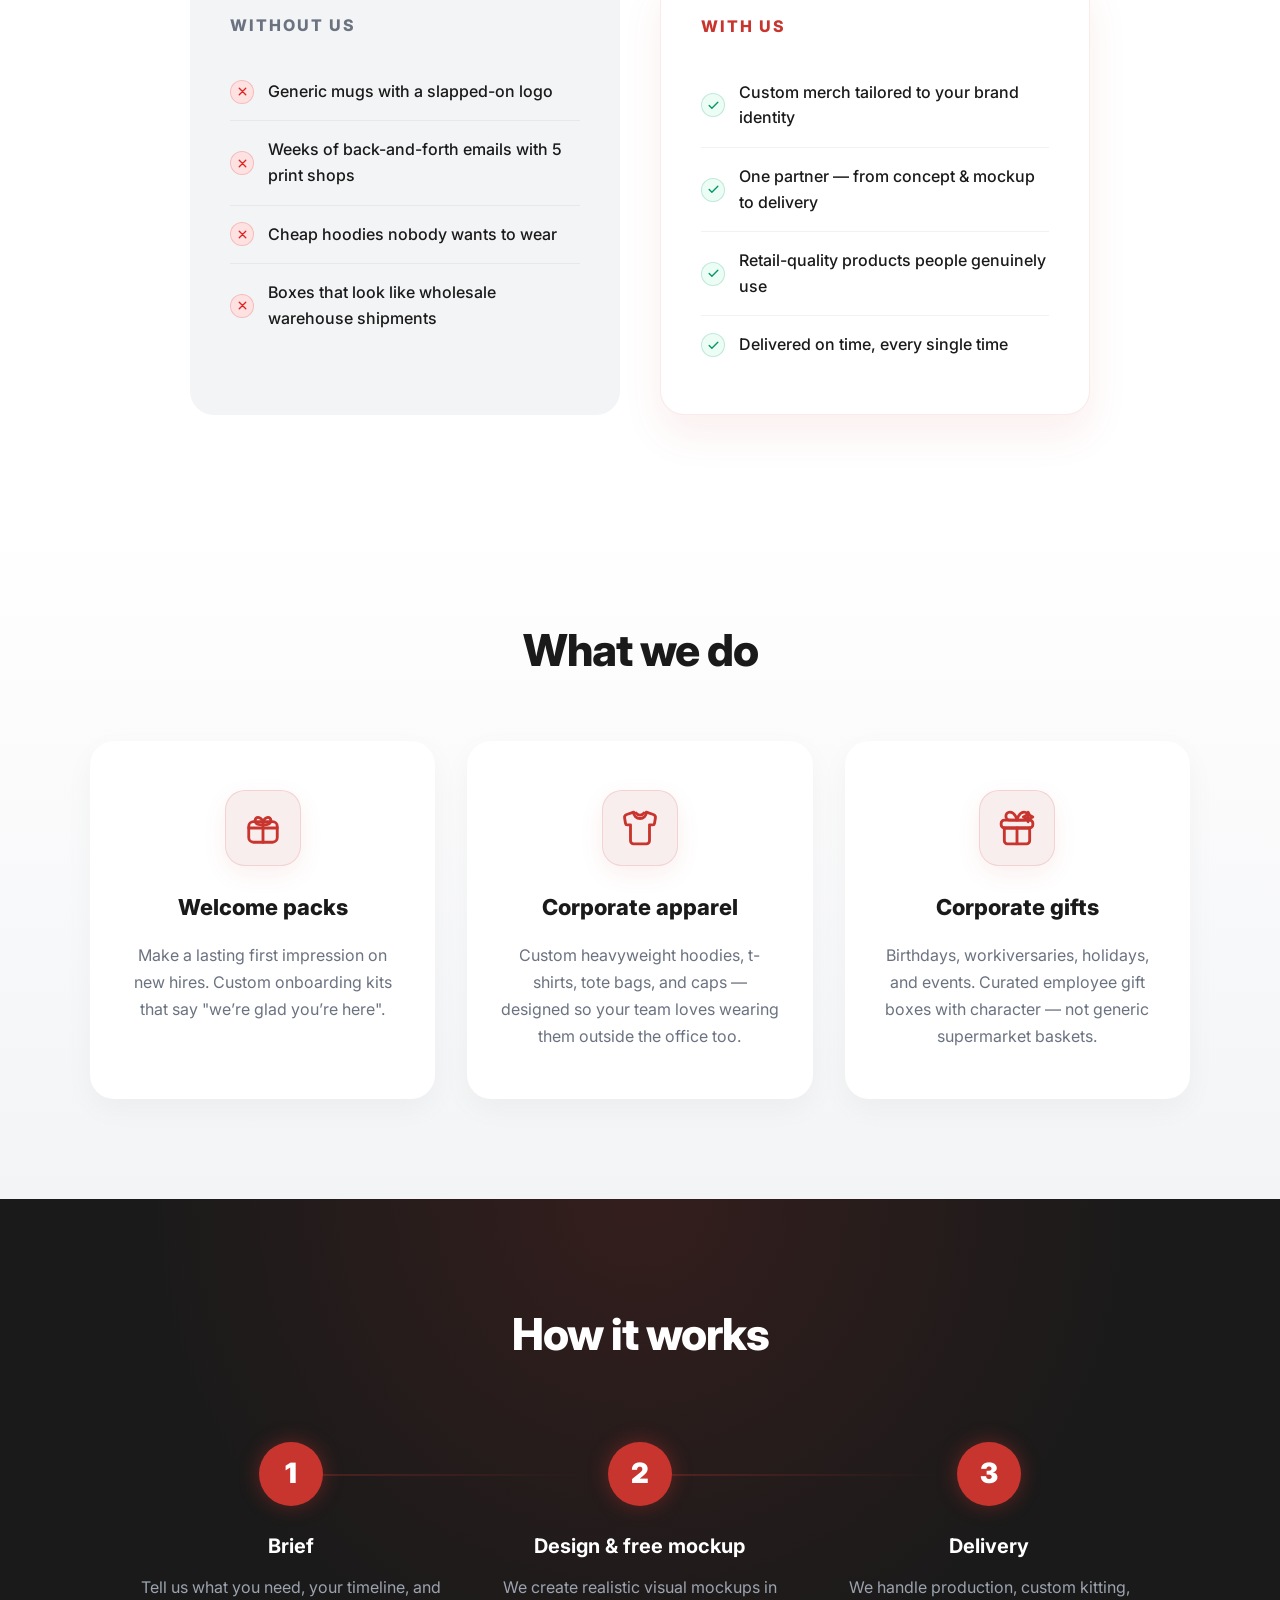
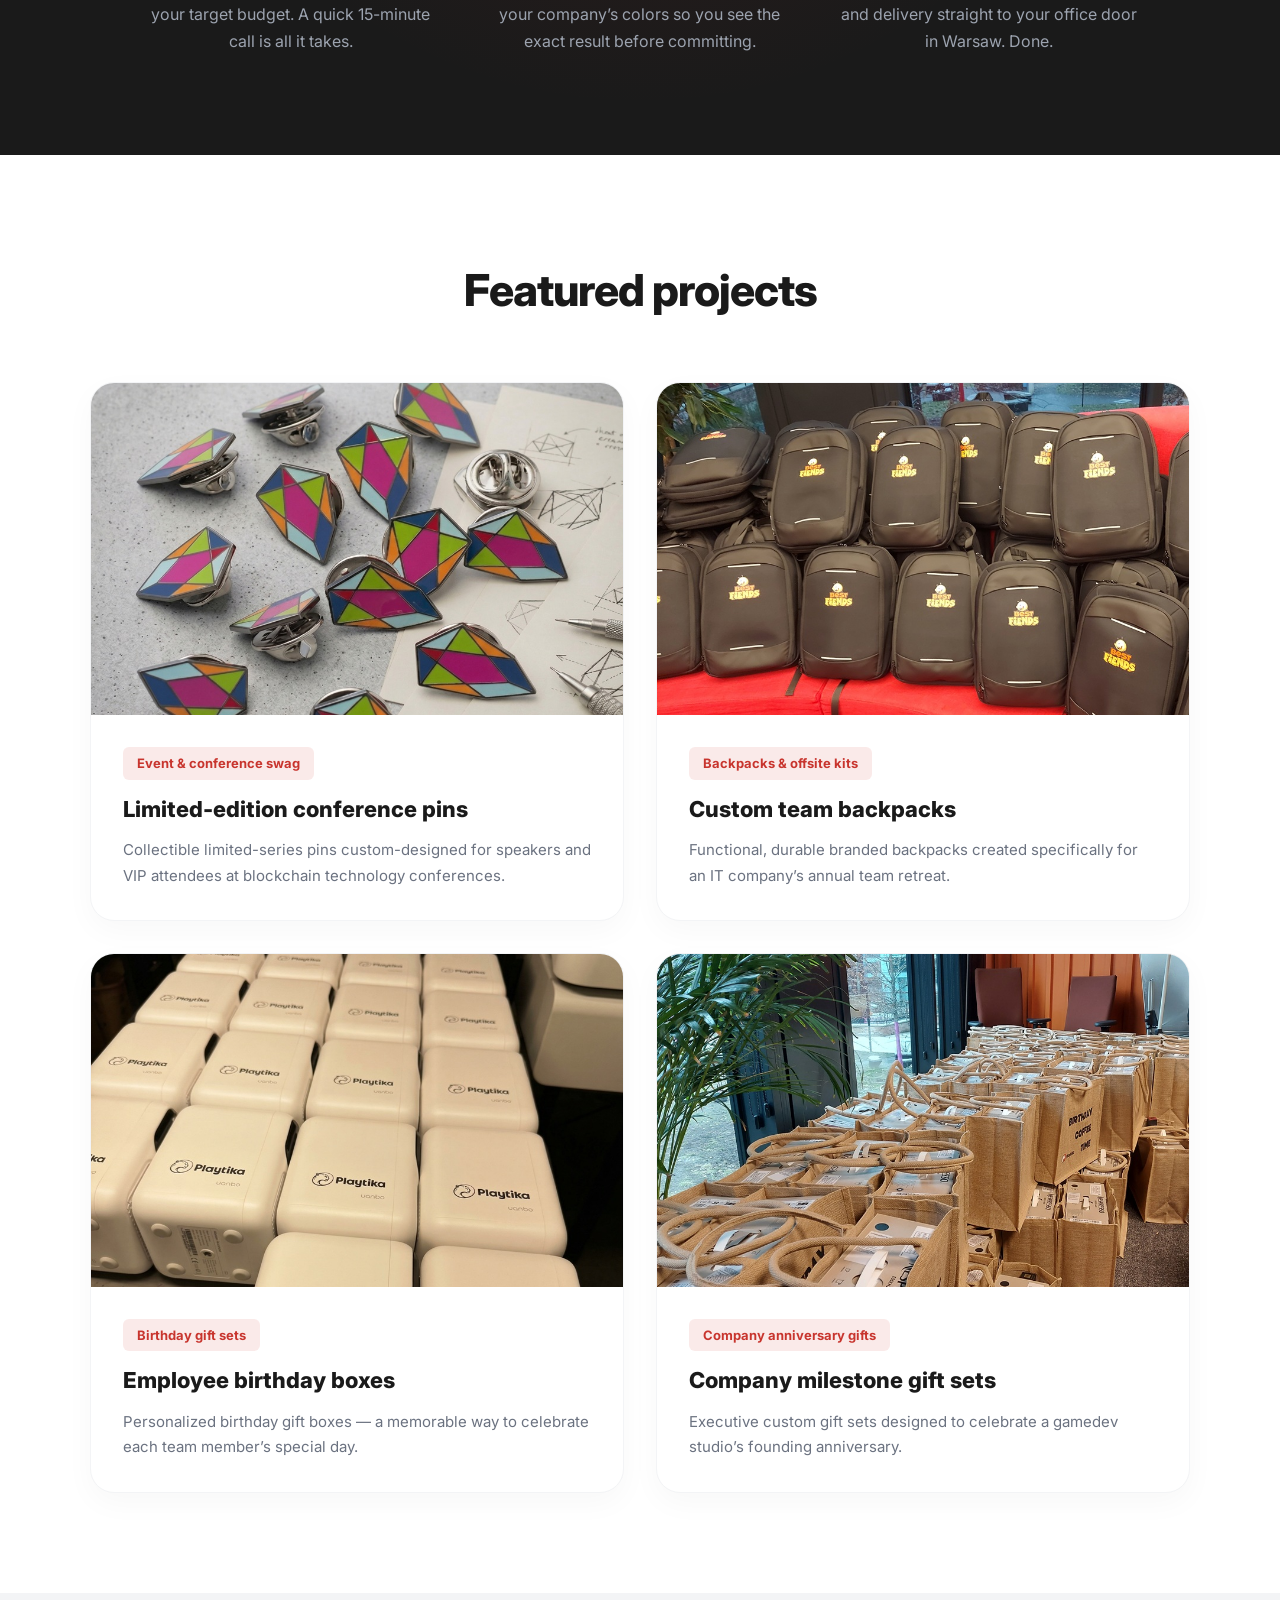
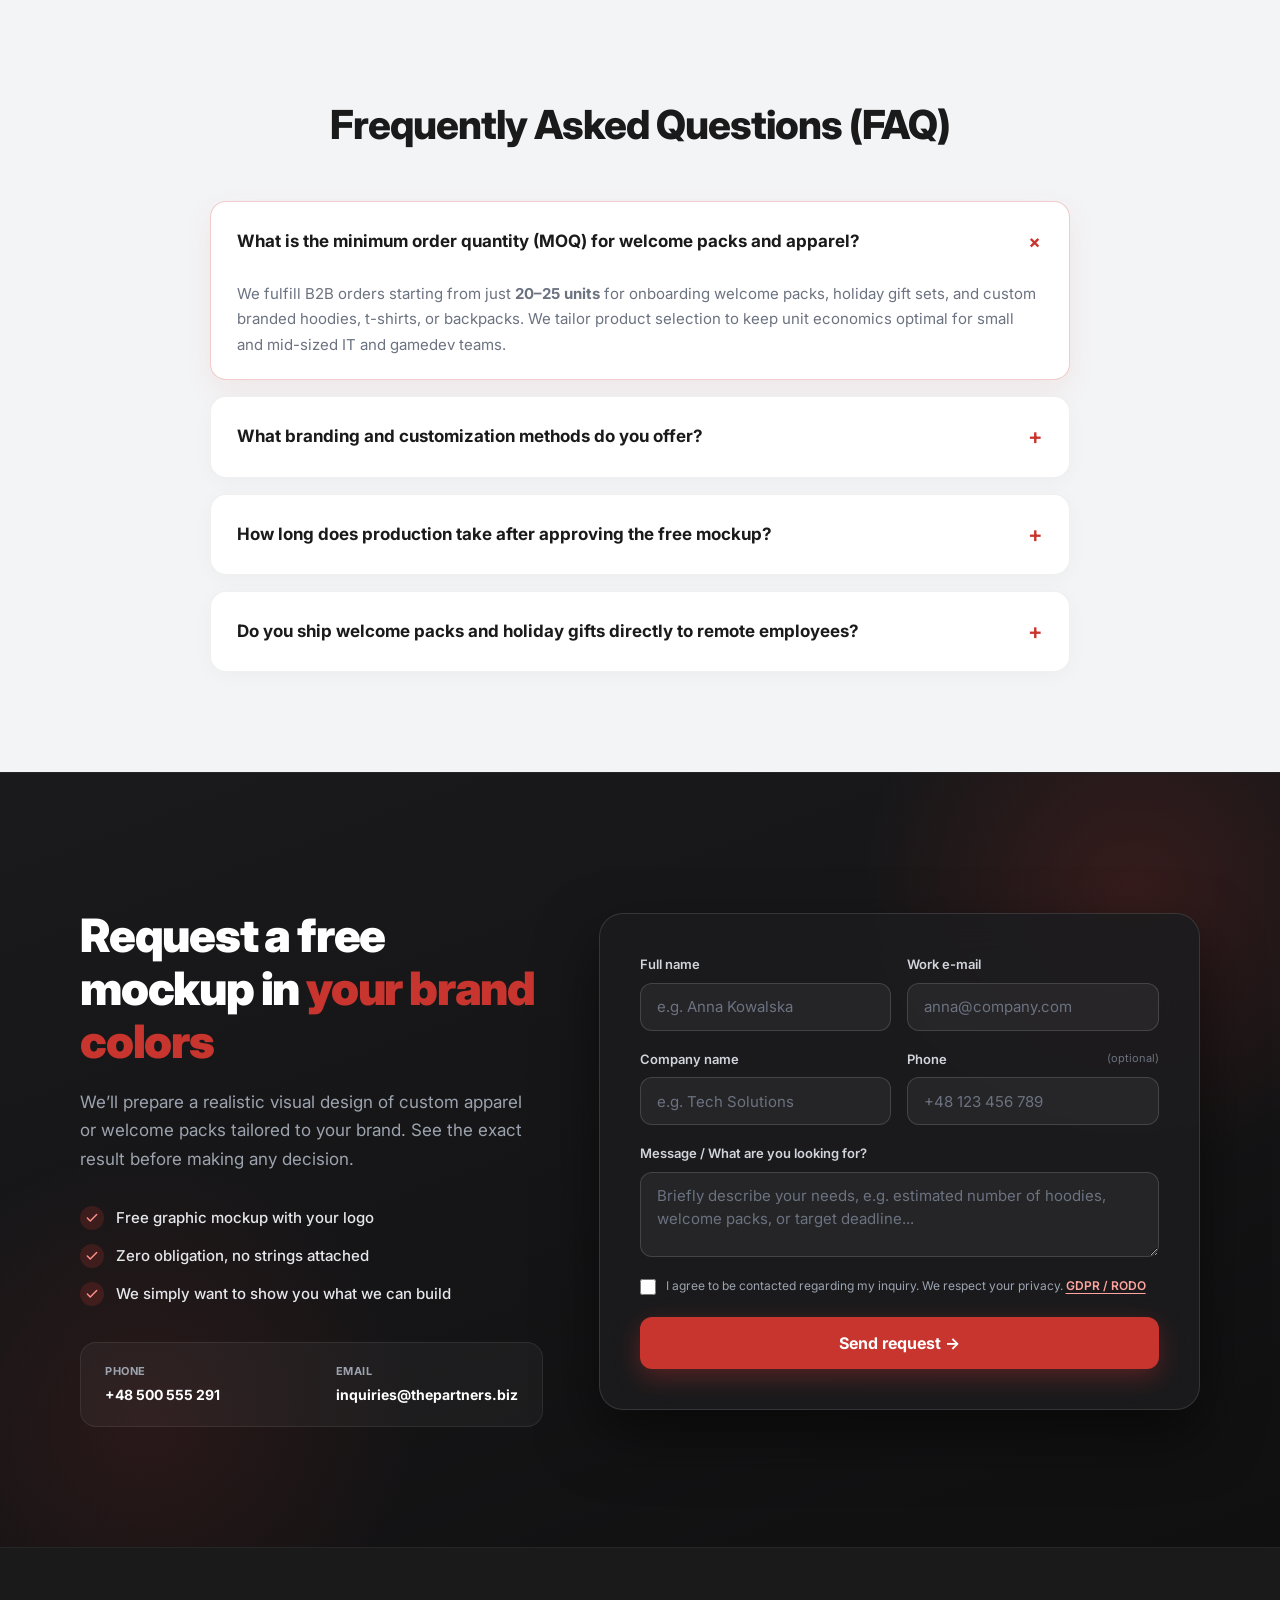
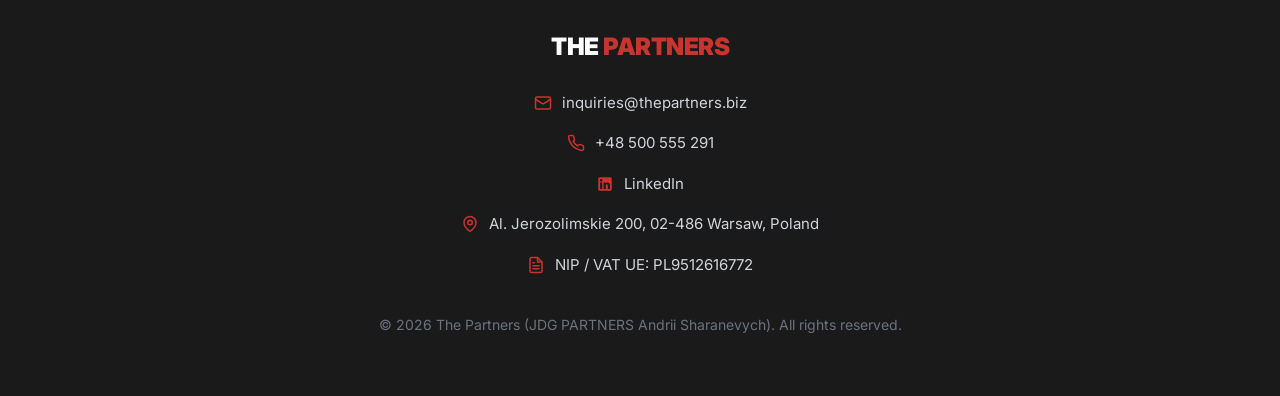
<file: index-en.html>
<!DOCTYPE html>
<html lang="en">

<head>
    <meta charset="UTF-8">
    <meta name="viewport" content="width=device-width, initial-scale=1.0">
    <title>Employee Welcome Packs, Custom Corporate Apparel & Merch Warsaw | The Partners</title>
    <meta name="description"
        content="Custom corporate apparel, onboarding welcome packs, and premium branded merchandise for IT, tech, and gamedev teams in Warsaw and across Europe. Request a free mockup!">
    <meta name="robots" content="index, follow">
    <link rel="canonical" href="https://thepartners.biz/index-en.html">
    <link rel="alternate" hreflang="pl" href="https://thepartners.biz/">
    <link rel="alternate" hreflang="en" href="https://thepartners.biz/index-en.html">
    <link rel="alternate" hreflang="x-default" href="https://thepartners.biz/">
    <link rel="icon" href="/favicon.svg" type="image/svg+xml">

    <!-- Open Graph / LinkedIn / Telegram Sharing -->
    <meta property="og:type" content="website">
    <meta property="og:locale" content="en_US">
    <meta property="og:locale:alternate" content="pl_PL">
    <meta property="og:url" content="https://thepartners.biz/index-en.html">
    <meta property="og:site_name" content="The Partners">
    <meta property="og:title" content="Employee Welcome Packs, Custom Corporate Apparel & Merch | The Partners">
    <meta property="og:description"
        content="We design and produce custom onboarding welcome packs, retail-grade company hoodies, and holiday gift sets for IT & gamedev teams. Request a free mockup in your brand colors.">
    <meta property="og:image" content="https://thepartners.biz/zestaw-powitalny.jpg">
    <meta name="twitter:card" content="summary_large_image">

    <!-- Google Fonts & External CSS -->
    <link rel="preconnect" href="https://fonts.googleapis.com">
    <link rel="preconnect" href="https://fonts.gstatic.com" crossorigin>
    <link href="https://fonts.googleapis.com/css2?family=Inter:wght@400;500;600;700;800;900&display=swap"
        rel="stylesheet">
    <link rel="stylesheet" href="styles.css">

    <!-- Complete JSON-LD Structured Data (English) -->
    <script type="application/ld+json">
    {
      "@context": "https://schema.org",
      "@graph": [
        {
          "@type": "LocalBusiness",
          "@id": "https://thepartners.biz/#business",
          "name": "The Partners",
          "legalName": "PARTNERS Andrii Sharanevych",
          "url": "https://thepartners.biz/index-en.html",
          "logo": "https://thepartners.biz/favicon.svg",
          "image": [
            "https://thepartners.biz/zestaw-powitalny.jpg",
            "https://thepartners.biz/bluza-firmowa-z-logo.jpg",
            "https://thepartners.biz/prezent-firmowy.jpg"
          ],
          "description": "Custom employee welcome packs, retail-grade corporate apparel, and B2B holiday gift boxes for tech, IT, and gamedev companies in Warsaw and across the EU.",
          "telephone": "+48 500 555 291",
          "email": "inquiries@thepartners.biz",
          "taxID": "9512616772",
          "vatID": "PL9512616772",
          "priceRange": "$$",
          "address": {
            "@type": "PostalAddress",
            "streetAddress": "Al. Jerozolimskie 200",
            "addressLocality": "Warsaw",
            "postalCode": "02-486",
            "addressCountry": "PL"
          },
          "geo": {
            "@type": "GeoCoordinates",
            "latitude": 52.2016,
            "longitude": 20.9333
          },
          "areaServed": [
            { "@type": "City", "name": "Warsaw" },
            { "@type": "Country", "name": "Poland" },
            { "@type": "Place", "name": "European Union" }
          ],
          "sameAs": [
            "https://www.linkedin.com/company/partners-biz/"
          ],
          "hasOfferCatalog": {
            "@type": "OfferCatalog",
            "name": "Corporate Merch, Welcome Packs & B2B Gifts",
            "itemListElement": [
              {
                "@type": "Offer",
                "itemOffered": {
                  "@type": "Service",
                  "name": "Employee Onboarding Welcome Packs",
                  "description": "Turnkey onboarding kits with custom apparel, tech accessories, drinkware, and branded magnetic boxes."
                }
              },
              {
                "@type": "Offer",
                "itemOffered": {
                  "@type": "Service",
                  "name": "Custom Corporate Apparel (3D Embroidery, DTF, Screen Printing)",
                  "description": "Heavyweight company hoodies, t-shirts, backpacks, and caps designed so your team actually wants to wear them outside the office."
                }
              },
              {
                "@type": "Offer",
                "itemOffered": {
                  "@type": "Service",
                  "name": "Corporate Holiday Gifts & Event Swag",
                  "description": "Curated B2B gift sets for Christmas, company anniversaries, employee birthdays, and tech conferences."
                }
              }
            ]
          }
        },
        {
          "@type": "VideoObject",
          "name": "The Partners — Custom Corporate Apparel & Welcome Packs in Warsaw",
          "description": "Showcase of custom branded hoodies, employee welcome packs, and corporate gifts for IT and gamedev teams.",
          "thumbnailUrl": "https://thepartners.biz/hero-poster.jpg",
          "contentUrl": "https://thepartners.biz/hero-background.mp4",
          "uploadDate": "2026-09-01T08:00:00+02:00"
        },
        {
          "@type": "FAQPage",
          "@id": "https://thepartners.biz/index-en.html#faq",
          "mainEntity": [
            {
              "@type": "Question",
              "name": "What is the minimum order quantity (MOQ) for welcome packs and custom apparel?",
              "acceptedAnswer": {
                "@type": "Answer",
                "text": "Our minimum order quantity starts at just 20–25 units for complete onboarding welcome packs, holiday gift sets, and custom embroidered hoodies or t-shirts."
              }
            },
            {
              "@type": "Question",
              "name": "What branding and customization techniques do you use?",
              "acceptedAnswer": {
                "@type": "Answer",
                "text": "We use retail-grade branding methods tailored to each item: computer embroidery (flat and 3D puff), screen printing, and DTF transfers on heavyweight apparel, plus precision laser engraving and UV printing on thermal drinkware, electronics, and custom gift boxes."
              }
            },
            {
              "@type": "Question",
              "name": "What is the turnaround time from mockup approval to delivery?",
              "acceptedAnswer": {
                "@type": "Answer",
                "text": "We deliver your free visual mockup in 24–48 hours. Once approved, full production, kitting, and door-to-door delivery in Warsaw or across Poland typically takes 10–15 business days."
              }
            },
            {
              "@type": "Question",
              "name": "Do you ship welcome packs directly to remote employees' home addresses?",
              "acceptedAnswer": {
                "@type": "Answer",
                "text": "Yes. Alongside bulk office delivery in Warsaw, we handle individual courier and parcel locker (Paczkomat) shipping directly to remote team members across Poland and the European Union."
              }
            }
          ]
        }
      ]
    }
    </script>
</head>

<body>
    <!-- Unified Sticky Header: Holiday Banner + Navigation -->
    <header class="site-header">
        <aside class="holiday-banner" role="banner" aria-label="Holiday Catalog">
            <a href="/prezenty-swiateczne-2026-the-partners-en.pdf" target="_blank" rel="noopener noreferrer"
                class="holiday-banner__link" title="Open 2026 Holiday Gifts Catalog (PDF)">
                <span class="holiday-banner__icon" aria-hidden="true">🎁</span>
                <span class="holiday-banner__title">Holiday Gifts 2026</span>
                <span class="holiday-banner__cta">
                    <span>View catalog</span>
                    <span aria-hidden="true">→</span>
                </span>
            </a>
        </aside>

        <nav>
            <div class="nav-inner">
                <a href="index-en.html" class="nav-logo">THE <span>PARTNERS</span></a>
                <div class="nav-actions">
                    <a href="thepartners-katalog-2026.html?lang=en" class="nav-cta nav-cta--outline">Catalog 2026</a>
                    <a href="#kontakt" class="nav-cta">Free mockup</a>
                    <div class="lang-toggle" role="group" aria-label="Language switcher">
                        <a href="index.html" class="lang-toggle__btn">PL</a>
                        <a href="index-en.html" class="lang-toggle__btn active">EN</a>
                    </div>
                </div>
            </div>
        </nav>
    </header>

    <!-- HERO SECTION WITH VIDEO BACKGROUND -->
    <section class="hero">
        <video class="hero-video" autoplay loop muted playsinline poster="hero-poster.jpg">
            <source src="hero-background.mp4" type="video/mp4">
        </video>

        <div class="hero-overlay"></div>

        <div class="hero-inner reveal">
            <h1>Corporate apparel and premium merch your team <span>actually wants to wear</span></h1>
            <p>Onboarding welcome packs, corporate gifts, and custom branded merch for tech & IT companies in Warsaw. End-to-end from design to office delivery.</p>
            <a href="#kontakt" class="hero-cta">Request a free mockup →</a>
            <div class="hero-sub">No commitment. We’ll prepare a visual proposal in your brand colors.</div>
        </div>
    </section>

    <section class="showcase">
        <div class="showcase-grid">
            <div class="showcase-item reveal">
                <img src="zestaw-powitalny.jpg" alt="Employee onboarding welcome pack for an IT company in Warsaw">
                <div class="label">Welcome pack</div>
            </div>
            <div class="showcase-item reveal" style="transition-delay: 0.1s;">
                <img src="bluza-firmowa-z-logo.jpg"
                    alt="Black and red custom branded hoodie with logo for a game development studio">
                <div class="label">Custom company hoodie</div>
            </div>
            <div class="showcase-item reveal" style="transition-delay: 0.2s;">
                <img src="prezent-firmowy.jpg"
                    alt="Executive corporate holiday gift box with engraved thermal bottle for a gamedev studio">
                <div class="label">Corporate gift set</div>
            </div>
        </div>
    </section>

    <section class="problem">
        <div class="problem-inner">
            <h2 class="reveal">Your HR team shouldn’t have to act as a merch procurement department</h2>
            <div class="problem-grid">
                <div class="problem-col bad reveal">
                    <h3>Without us</h3>
                    <ul>
                        <li>
                            <span class="status-badge bad" aria-hidden="true">
                                <svg viewBox="0 0 24 24" fill="none" stroke="currentColor" stroke-width="2.5"
                                    stroke-linecap="round" stroke-linejoin="round">
                                    <path d="M18 6L6 18M6 6l12 12" />
                                </svg>
                            </span>
                            Generic mugs with a slapped-on logo
                        </li>
                        <li>
                            <span class="status-badge bad" aria-hidden="true">
                                <svg viewBox="0 0 24 24" fill="none" stroke="currentColor" stroke-width="2.5"
                                    stroke-linecap="round" stroke-linejoin="round">
                                    <path d="M18 6L6 18M6 6l12 12" />
                                </svg>
                            </span>
                            Weeks of back-and-forth emails with 5 print shops
                        </li>
                        <li>
                            <span class="status-badge bad" aria-hidden="true">
                                <svg viewBox="0 0 24 24" fill="none" stroke="currentColor" stroke-width="2.5"
                                    stroke-linecap="round" stroke-linejoin="round">
                                    <path d="M18 6L6 18M6 6l12 12" />
                                </svg>
                            </span>
                            Cheap hoodies nobody wants to wear
                        </li>
                        <li>
                            <span class="status-badge bad" aria-hidden="true">
                                <svg viewBox="0 0 24 24" fill="none" stroke="currentColor" stroke-width="2.5"
                                    stroke-linecap="round" stroke-linejoin="round">
                                    <path d="M18 6L6 18M6 6l12 12" />
                                </svg>
                            </span>
                            Boxes that look like wholesale warehouse shipments
                        </li>
                    </ul>
                </div>
                <div class="problem-col good reveal" style="transition-delay: 0.2s;">
                    <h3>With us</h3>
                    <ul>
                        <li>
                            <span class="status-badge good" aria-hidden="true">
                                <svg viewBox="0 0 24 24" fill="none" stroke="currentColor" stroke-width="2.5"
                                    stroke-linecap="round" stroke-linejoin="round">
                                    <path d="M20 6L9 17l-5-5" />
                                </svg>
                            </span>
                            Custom merch tailored to your brand identity
                        </li>
                        <li>
                            <span class="status-badge good" aria-hidden="true">
                                <svg viewBox="0 0 24 24" fill="none" stroke="currentColor" stroke-width="2.5"
                                    stroke-linecap="round" stroke-linejoin="round">
                                    <path d="M20 6L9 17l-5-5" />
                                </svg>
                            </span>
                            One partner — from concept & mockup to delivery
                        </li>
                        <li>
                            <span class="status-badge good" aria-hidden="true">
                                <svg viewBox="0 0 24 24" fill="none" stroke="currentColor" stroke-width="2.5"
                                    stroke-linecap="round" stroke-linejoin="round">
                                    <path d="M20 6L9 17l-5-5" />
                                </svg>
                            </span>
                            Retail-quality products people genuinely use
                        </li>
                        <li>
                            <span class="status-badge good" aria-hidden="true">
                                <svg viewBox="0 0 24 24" fill="none" stroke="currentColor" stroke-width="2.5"
                                    stroke-linecap="round" stroke-linejoin="round">
                                    <path d="M20 6L9 17l-5-5" />
                                </svg>
                            </span>
                            Delivered on time, every single time
                        </li>
                    </ul>
                </div>
            </div>
        </div>
    </section>

    <section class="services">
        <div class="services-inner">
            <h2 class="reveal">What we do</h2>
            <div class="services-grid">
                <div class="service-card reveal">
                    <div class="service-icon" aria-hidden="true">
                        <svg viewBox="0 0 24 24" fill="none" stroke="currentColor" stroke-width="1.8"
                            stroke-linecap="round" stroke-linejoin="round">
                            <rect x="3" y="8" width="18" height="13" rx="3"></rect>
                            <path d="M12 8v13"></path>
                            <path d="M3 12h18"></path>
                            <path d="M12 8C10.5 4.5 7 4.5 7 7.5c0 1.5 2 2.5 5 2.5s5-1 5-2.5C17 4.5 13.5 4.5 12 8z">
                            </path>
                        </svg>
                    </div>
                    <h3>Welcome packs</h3>
                    <p>Make a lasting first impression on new hires. Custom onboarding kits that say "we’re glad you’re here".</p>
                </div>
                <div class="service-card reveal" style="transition-delay: 0.1s;">
                    <div class="service-icon" aria-hidden="true">
                        <svg viewBox="0 0 24 24" fill="none" stroke="currentColor" stroke-width="1.8"
                            stroke-linecap="round" stroke-linejoin="round">
                            <path
                                d="M20.38 3.46 16 2a4 4 0 0 1-8 0L3.62 3.46a2 2 0 0 0-1.34 2.23l.58 3.47a1 1 0 0 0 .99.84H6v10a2 2 0 0 0 2 2h8a2 2 0 0 0 2-2V10h2.15a1 1 0 0 0 .99-.84l.58-3.47a2 2 0 0 0-1.34-2.23z">
                            </path>
                            <path d="M9.5 2.5a3 3 0 0 0 5 0"></path>
                        </svg>
                    </div>
                    <h3>Corporate apparel</h3>
                    <p>Custom heavyweight hoodies, t-shirts, tote bags, and caps — designed so your team loves wearing them outside the office too.</p>
                </div>
                <div class="service-card reveal" style="transition-delay: 0.2s;">
                    <div class="service-icon" aria-hidden="true">
                        <svg viewBox="0 0 24 24" fill="none" stroke="currentColor" stroke-width="1.8"
                            stroke-linecap="round" stroke-linejoin="round">
                            <path d="M20 12v8a2 2 0 0 1-2 2H6a2 2 0 0 1-2-2v-8"></path>
                            <path d="M4 12h16"></path>
                            <path d="M12 22V12"></path>
                            <rect x="2" y="7" width="20" height="5" rx="2"></rect>
                            <path d="M12 7H7.5a2.5 2.5 0 0 1 0-5C11 2 12 7 12 7z"></path>
                            <path d="M12 7h4.5a2.5 2.5 0 0 0 0-5C13 2 12 7 12 7z"></path>
                            <path d="m19 2 1 2 2 1-2 1-1 2-1-2-2-1 2-1z"></path>
                        </svg>
                    </div>
                    <h3>Corporate gifts</h3>
                    <p>Birthdays, workiversaries, holidays, and events. Curated employee gift boxes with character — not generic supermarket baskets.</p>
                </div>
            </div>
        </div>
    </section>

    <section class="process">
        <div class="process-inner">
            <h2 class="reveal">How it works</h2>
            <div class="steps">
                <div class="step reveal">
                    <div class="step-num">1</div>
                    <h3>Brief</h3>
                    <p>Tell us what you need, your timeline, and your target budget. A quick 15-minute call is all it takes.</p>
                </div>
                <div class="step reveal" style="transition-delay: 0.15s;">
                    <div class="step-num">2</div>
                    <h3>Design & free mockup</h3>
                    <p>We create realistic visual mockups in your company’s colors so you see the exact result before committing.</p>
                </div>
                <div class="step reveal" style="transition-delay: 0.3s;">
                    <div class="step-num">3</div>
                    <h3>Delivery</h3>
                    <p>We handle production, custom kitting, and delivery straight to your office door in Warsaw. Done.</p>
                </div>
            </div>
        </div>
    </section>

    <section class="portfolio">
        <div class="portfolio-inner">
            <h2 class="reveal">Featured projects</h2>
            <div class="portfolio-grid">
                <div class="portfolio-card reveal">
                    <div class="portfolio-img">
                        <img src="gadzety-na-eventy-i-konferencje.jpg" loading="lazy" decoding="async"
                            alt="Limited-edition enamel pins and custom event swag for a blockchain tech conference">
                    </div>
                    <div class="portfolio-info">
                        <div class="portfolio-tag">Event & conference swag</div>
                        <h3>Limited-edition conference pins</h3>
                        <p>Collectible limited-series pins custom-designed for speakers and VIP attendees at blockchain technology conferences.</p>
                    </div>
                </div>
                <div class="portfolio-card reveal" style="transition-delay: 0.1s;">
                    <div class="portfolio-img">
                        <img src="plecaki-i-zestawy-integracyjne.jpg" loading="lazy" decoding="async"
                            alt="Custom black branded travel backpacks for an IT team offsite retreat">
                    </div>
                    <div class="portfolio-info">
                        <div class="portfolio-tag">Backpacks & offsite kits</div>
                        <h3>Custom team backpacks</h3>
                        <p>Functional, durable branded backpacks created specifically for an IT company’s annual team retreat.</p>
                    </div>
                </div>
                <div class="portfolio-card reveal">
                    <div class="portfolio-img">
                        <img src="urodzinowe-zestawy-prezentowe.jpg" loading="lazy" decoding="async"
                            alt="Employee birthday gift box featuring a custom branded portable projector">
                    </div>
                    <div class="portfolio-info">
                        <div class="portfolio-tag">Birthday gift sets</div>
                        <h3>Employee birthday boxes</h3>
                        <p>Personalized birthday gift boxes — a memorable way to celebrate each team member’s special day.</p>
                    </div>
                </div>
                <div class="portfolio-card reveal" style="transition-delay: 0.1s;">
                    <div class="portfolio-img">
                        <img src="prezenty-na-rocznice-firmy.jpg" loading="lazy" decoding="async"
                            alt="Exclusive company anniversary gift set with premium branded items for a gamedev studio">
                    </div>
                    <div class="portfolio-info">
                        <div class="portfolio-tag">Company anniversary gifts</div>
                        <h3>Company milestone gift sets</h3>
                        <p>Executive custom gift sets designed to celebrate a gamedev studio’s founding anniversary.</p>
                    </div>
                </div>
            </div>
        </div>
    </section>

    <!-- SEO B2B FAQ SECTION (ENGLISH) -->
    <section class="faq" id="faq">
        <div class="faq-inner">
            <h2 class="reveal">Frequently Asked Questions (FAQ)</h2>
            <div class="faq-list">
                <details class="faq-item reveal" open>
                    <summary>What is the minimum order quantity (MOQ) for welcome packs and apparel?</summary>
                    <div class="faq-answer">
                        We fulfill B2B orders starting from just <strong>20–25 units</strong> for onboarding welcome packs, holiday gift sets, and custom branded hoodies, t-shirts, or backpacks. We tailor product selection to keep unit economics optimal for small and mid-sized IT and gamedev teams.
                    </div>
                </details>
                <details class="faq-item reveal">
                    <summary>What branding and customization methods do you offer?</summary>
                    <div class="faq-answer">
                        We focus on durable, retail-grade customization. For heavyweight apparel, we offer <strong>computer embroidery</strong> (flat and 3D puff), <strong>screen printing</strong>, and <strong>DTF transfers</strong>. For electronics, thermal bottles, and accessories, we use precision <strong>laser engraving</strong> and UV printing, paired with custom Pantone-matched gift boxes and sleeves.
                    </div>
                </details>
                <details class="faq-item reveal">
                    <summary>How long does production take after approving the free mockup?</summary>
                    <div class="faq-answer">
                        You will receive your free visual mockup in your brand colors within <strong>24–48 hours</strong>. Once items and artwork are approved, production, branding, and custom kitting typically take <strong>10–15 business days</strong> including delivery to your office in Warsaw.
                    </div>
                </details>
                <details class="faq-item reveal">
                    <summary>Do you ship welcome packs and holiday gifts directly to remote employees?</summary>
                    <div class="faq-answer">
                        Yes — in addition to bulk deliveries to offices in Warsaw and across Poland, we handle <strong>individual courier and parcel locker (Paczkomat) shipments</strong> directly to remote and hybrid team members across Poland and the European Union.
                    </div>
                </details>
            </div>
        </div>
    </section>

    <section class="cta-section" id="kontakt">
        <div class="cta-container">
            <div class="cta-info-col reveal">
                <h2>Request a free mockup in <span>your brand colors</span></h2>
                <p>We’ll prepare a realistic visual design of custom apparel or welcome packs tailored to your brand. See the exact result before making any decision.</p>

                <ul class="cta-perks">
                    <li class="cta-perk">
                        <span class="cta-perk-icon" aria-hidden="true">
                            <svg viewBox="0 0 24 24" fill="none" stroke="currentColor" stroke-linecap="round"
                                stroke-linejoin="round">
                                <path d="M20 6L9 17l-5-5" />
                            </svg>
                        </span>
                        Free graphic mockup with your logo
                    </li>
                    <li class="cta-perk">
                        <span class="cta-perk-icon" aria-hidden="true">
                            <svg viewBox="0 0 24 24" fill="none" stroke="currentColor" stroke-linecap="round"
                                stroke-linejoin="round">
                                <path d="M20 6L9 17l-5-5" />
                            </svg>
                        </span>
                        Zero obligation, no strings attached
                    </li>
                    <li class="cta-perk">
                        <span class="cta-perk-icon" aria-hidden="true">
                            <svg viewBox="0 0 24 24" fill="none" stroke="currentColor" stroke-linecap="round"
                                stroke-linejoin="round">
                                <path d="M20 6L9 17l-5-5" />
                            </svg>
                        </span>
                        We simply want to show you what we can build
                    </li>
                </ul>

                <div class="cta-direct-contact">
                    <div class="direct-item">
                        <span class="direct-label">Phone</span>
                        <a href="tel:+48500555291" class="direct-val">+48 500 555 291</a>
                    </div>
                    <div class="direct-item">
                        <span class="direct-label">Email</span>
                        <a href="mailto:inquiries@thepartners.biz" class="direct-val">inquiries@thepartners.biz</a>
                    </div>
                </div>
            </div>

            <div class="contact-card reveal" style="transition-delay: 0.15s;">
                <form id="contact-form" class="contact-form" action="https://api.web3forms.com/submit"
                    method="POST" novalidate>
                    <input type="hidden" name="access_key" value="ed85a919-72cc-4f6d-8016-3a5c33c224e8">
                    <input type="hidden" name="subject" value="New Free Mockup Request (EN) — The Partners">
                    <input type="hidden" name="from_name" value="The Partners Website (EN)">
                    <input type="checkbox" name="botcheck" style="display:none !important;" tabindex="-1" autocomplete="off"
                        aria-hidden="true">

                    <div class="form-row-2">
                        <div class="form-group">
                            <label for="contact-name" class="form-label">Full name</label>
                            <input type="text" id="contact-name" name="name" class="form-input"
                                placeholder="e.g. Anna Kowalska" required autocomplete="name">
                        </div>
                        <div class="form-group">
                            <label for="contact-email" class="form-label">Work e-mail</label>
                            <input type="email" id="contact-email" name="email" class="form-input"
                                placeholder="anna@company.com" required autocomplete="email">
                        </div>
                    </div>

                    <div class="form-row-2">
                        <div class="form-group">
                            <label for="contact-company" class="form-label">Company name</label>
                            <input type="text" id="contact-company" name="company" class="form-input"
                                placeholder="e.g. Tech Solutions" required autocomplete="organization">
                        </div>
                        <div class="form-group">
                            <label for="contact-phone" class="form-label">Phone <span
                                    class="optional">(optional)</span></label>
                            <input type="tel" id="contact-phone" name="phone" class="form-input"
                                placeholder="+48 123 456 789" autocomplete="tel">
                        </div>
                    </div>

                    <div class="form-group">
                        <label for="contact-message" class="form-label">Message / What are you looking for?</label>
                        <textarea id="contact-message" name="message" class="form-textarea"
                            placeholder="Briefly describe your needs, e.g. estimated number of hoodies, welcome packs, or target deadline..."></textarea>
                    </div>

                    <div class="consent-group">
                        <label class="consent-label">
                            <input type="checkbox" id="contact-consent" name="consent" required>
                            <span>I agree to be contacted regarding my inquiry. We respect your privacy. <a href="rodo.html?lang=en"
                                    class="rodo-link">GDPR / RODO</a></span>
                        </label>
                    </div>

                    <div class="form-error-msg" id="form-error-msg" role="alert" aria-live="assertive"></div>

                    <button type="submit" class="submit-btn" id="contact-submit-btn">
                        <span class="btn-text">Send request →</span>
                        <span class="btn-spinner" aria-hidden="true"></span>
                    </button>
                </form>

                <div class="form-success-state" id="form-success-state" role="status" aria-live="polite">
                    <div class="success-icon-wrap" aria-hidden="true">
                        <svg viewBox="0 0 24 24" fill="none" stroke="currentColor" stroke-linecap="round"
                            stroke-linejoin="round">
                            <path d="M20 6L9 17l-5-5" />
                        </svg>
                    </div>
                    <h3 id="success-title">Thank you for reaching out!</h3>
                    <p id="success-desc">We have received your inquiry and will get back to you shortly.</p>
                    <button type="button" class="btn-reset-form" id="btn-reset-form">Send another inquiry</button>
                </div>
            </div>
        </div>
    </section>

    <!-- FOOTER -->
    <footer>
        <div class="footer-inner reveal">
            <div class="footer-logo">THE <span>PARTNERS</span></div>
            <ul class="footer-contact-list">
                <li>
                    <a href="mailto:inquiries@thepartners.biz" class="footer-contact-item">
                        <span class="footer-contact-icon" aria-hidden="true">
                            <svg viewBox="0 0 24 24" fill="none" stroke="currentColor" stroke-width="2"
                                stroke-linecap="round" stroke-linejoin="round">
                                <rect width="20" height="16" x="2" y="4" rx="2"></rect>
                                <path d="m22 7-8.97 5.7a1.94 1.94 0 0 1-2.06 0L2 7"></path>
                            </svg>
                        </span>
                        <span>inquiries@thepartners.biz</span>
                    </a>
                </li>
                <li>
                    <a href="tel:+48500555291" class="footer-contact-item">
                        <span class="footer-contact-icon" aria-hidden="true">
                            <svg viewBox="0 0 24 24" fill="none" stroke="currentColor" stroke-width="2"
                                stroke-linecap="round" stroke-linejoin="round">
                                <path
                                    d="M22 16.92v3a2 2 0 0 1-2.18 2 19.79 19.79 0 0 1-8.63-3.07 19.5 19.5 0 0 1-6-6 19.79 19.79 0 0 1-3.07-8.67A2 2 0 0 1 4.11 2h3a2 2 0 0 1 2 1.72 12.84 12.84 0 0 0 .7 2.81 2 2 0 0 1-.45 2.11L8.09 9.91a16 16 0 0 0 6 6l1.27-1.27a2 2 0 0 1 2.11-.45 12.84 12.84 0 0 0 2.81.7A2 2 0 0 1 22 16.92z">
                                </path>
                            </svg>
                        </span>
                        <span>+48 500 555 291</span>
                    </a>
                </li>
                <li>
                    <a href="https://www.linkedin.com/company/partners-biz/" class="footer-contact-item">
                        <span class="footer-contact-icon" aria-hidden="true">
                            <svg viewBox="0 0 24 24" fill="currentColor">
                                <path
                                    d="M19 3a2 2 0 0 1 2 2v14a2 2 0 0 1-2 2H5a2 2 0 0 1-2-2V5a2 2 0 0 1 2-2h14m-.5 15.5v-5.3a3.26 3.26 0 0 0-3.26-3.26c-.85 0-1.84.52-2.28 1.3v-1.11h-2.79v8.37h2.79v-4.93c0-.77.62-1.4 1.39-1.4a1.4 1.4 0 0 1 1.4 1.4v4.93h2.75M6.88 8.56a1.68 1.68 0 0 0 1.68-1.68c0-.93-.75-1.69-1.68-1.69a1.69 1.69 0 0 0-1.69 1.69c0 .93.76 1.68 1.69 1.68m1.39 9.94v-8.37H5.5v8.37h2.77z" />
                            </svg>
                        </span>
                        <span>LinkedIn</span>
                    </a>
                </li>
                <li>
                    <span class="footer-contact-item" style="cursor: default;">
                        <span class="footer-contact-icon" aria-hidden="true">
                            <svg viewBox="0 0 24 24" fill="none" stroke="currentColor" stroke-width="2"
                                stroke-linecap="round" stroke-linejoin="round">
                                <path d="M20 10c0 6-8 12-8 12s-8-6-8-12a8 8 0 0 1 16 0Z"></path>
                                <circle cx="12" cy="10" r="3"></circle>
                            </svg>
                        </span>
                        <span>Al. Jerozolimskie 200, 02-486 Warsaw, Poland</span>
                    </span>
                </li>
                <li>
                    <span class="footer-contact-item" style="cursor: default;">
                        <span class="footer-contact-icon" aria-hidden="true">
                            <svg viewBox="0 0 24 24" fill="none" stroke="currentColor" stroke-width="2"
                                stroke-linecap="round" stroke-linejoin="round">
                                <path d="M14 2H6a2 2 0 0 0-2 2v16a2 2 0 0 0 2 2h12a2 2 0 0 0 2-2V8z"></path>
                                <polyline points="14 2 14 8 20 8"></polyline>
                                <line x1="16" y1="13" x2="8" y2="13"></line>
                                <line x1="16" y1="17" x2="8" y2="17"></line>
                                <line x1="10" y1="9" x2="8" y2="9"></line>
                            </svg>
                        </span>
                        <span>NIP / VAT UE: PL9512616772</span>
                    </span>
                </li>
            </ul>
            <div class="footer-copy">© 2026 The Partners (JDG PARTNERS Andrii Sharanevych). All rights reserved.
            </div>
        </div>
    </footer>

    <!-- INTERACTION SCRIPTS -->
    <script>
        document.addEventListener('DOMContentLoaded', () => {
            try { localStorage.setItem('tp_lang', 'en'); } catch (e) {}

            const observerOptions = {
                root: null,
                rootMargin: '0px',
                threshold: 0.15
            };

            const observer = new IntersectionObserver((entries, observer) => {
                entries.forEach(entry => {
                    if (entry.isIntersecting) {
                        entry.target.classList.add('active');
                        observer.unobserve(entry.target);
                    }
                });
            }, observerOptions);

            document.querySelectorAll('.reveal').forEach((el) => {
                observer.observe(el);
            });

            // SMART STICKY HEADER
            const siteHeader = document.querySelector('.site-header');
            let lastScrollY = window.scrollY;
            const scrollThreshold = 5;

            window.addEventListener('scroll', () => {
                const currentScrollY = window.scrollY;
                const diff = currentScrollY - lastScrollY;

                if (currentScrollY <= 100) {
                    siteHeader.classList.remove('site-header--hidden');
                    lastScrollY = currentScrollY;
                    return;
                }

                if (diff > scrollThreshold) {
                    siteHeader.classList.add('site-header--hidden');
                }
                else if (diff < -scrollThreshold) {
                    siteHeader.classList.remove('site-header--hidden');
                }

                lastScrollY = currentScrollY;
            }, { passive: true });

            // Contact Form Handling (Web3Forms Primary -> FormSubmit Failover -> Pre-filled Mailto)
            const WEB3FORMS_ACCESS_KEY = 'ed85a919-72cc-4f6d-8016-3a5c33c224e8';
            const contactForm = document.getElementById('contact-form');
            const submitBtn = document.getElementById('contact-submit-btn');
            const successState = document.getElementById('form-success-state');
            const successTitle = document.getElementById('success-title');
            const successDesc = document.getElementById('success-desc');
            const resetBtn = document.getElementById('btn-reset-form');
            const errorMsg = document.getElementById('form-error-msg');
            const isEnglish = document.documentElement.lang === 'en';

            async function fetchWithTimeout(url, options, timeoutMs = 7000) {
                const controller = new AbortController();
                const timer = setTimeout(() => controller.abort(), timeoutMs);
                try {
                    return await fetch(url, { ...options, signal: controller.signal });
                } finally {
                    clearTimeout(timer);
                }
            }

            if (contactForm && submitBtn && successState) {
                contactForm.addEventListener('submit', async (e) => {
                    e.preventDefault();

                    if (!contactForm.checkValidity()) {
                        contactForm.reportValidity();
                        return;
                    }

                    if (errorMsg) {
                        errorMsg.style.display = 'none';
                        errorMsg.textContent = '';
                    }

                    submitBtn.classList.add('loading');
                    submitBtn.disabled = true;
                    submitBtn.setAttribute('aria-busy', 'true');

                    const formData = new FormData(contactForm);
                    if (formData.get('botcheck')) {
                        // Honeypot triggered by bot
                        return;
                    }

                    const nameVal = formData.get('name') || '';
                    const emailVal = formData.get('email') || '';
                    const companyVal = formData.get('company') || '';
                    const phoneVal = formData.get('phone') || '-';
                    const messageVal = formData.get('message') || '-';

                    try {
                        if (window.location.protocol === 'file:') {
                            await new Promise(resolve => setTimeout(resolve, 600));
                            showSuccessState(
                                isEnglish ? 'Thank you for reaching out! (Preview)' : 'Dziękujemy za kontakt! (Tryb podglądu)',
                                isEnglish ? 'Web3Forms is configured and ready.' : 'Formularz Web3Forms jest skonfigurowany i gotowy.'
                            );
                            return;
                        }

                        let delivered = false;

                        // 1. Primary Endpoint: Web3Forms AWS API
                        try {
                            const w3Data = new FormData();
                            w3Data.append('access_key', WEB3FORMS_ACCESS_KEY);
                            w3Data.append('subject', isEnglish
                                ? `New Free Mockup Request (${companyVal}) — The Partners`
                                : `Nowe zapytanie o darmowy mockup (${companyVal}) — The Partners`
                            );
                            w3Data.append('from_name', nameVal || 'The Partners Website');
                            w3Data.append('replyto', emailVal);
                            w3Data.append('Imię i nazwisko / Name', nameVal);
                            w3Data.append('E-mail', emailVal);
                            w3Data.append('Firma / Company', companyVal);
                            w3Data.append('Telefon / Phone', phoneVal);
                            w3Data.append('Wiadomość / Message', messageVal);

                            const w3Res = await fetchWithTimeout('https://api.web3forms.com/submit', {
                                method: 'POST',
                                headers: { 'Accept': 'application/json' },
                                body: w3Data
                            }, 7000);

                            const w3Json = await w3Res.json().catch(() => ({}));
                            if (w3Res.ok && w3Json.success) {
                                delivered = true;
                            } else {
                                console.warn('[Web3Forms non-200]', w3Json);
                            }
                        } catch (w3Err) {
                            console.warn('[Web3Forms failover -> trying FormSubmit]', w3Err);
                        }

                        // 2. Secondary Failover Endpoint: FormSubmit AJAX (if Web3Forms was blocked)
                        if (!delivered) {
                            const fsData = new FormData();
                            fsData.append('_subject', isEnglish
                                ? `New Free Mockup Request (${companyVal}) — The Partners`
                                : `Nowe zapytanie o darmowy mockup (${companyVal}) — The Partners`
                            );
                            fsData.append('_template', 'table');
                            fsData.append('_captcha', 'false');
                            fsData.append('name', nameVal);
                            fsData.append('email', emailVal);
                            fsData.append('company', companyVal);
                            fsData.append('phone', phoneVal);
                            fsData.append('message', messageVal);

                            const fsRes = await fetchWithTimeout('https://formsubmit.co/ajax/inquiries@thepartners.biz', {
                                method: 'POST',
                                headers: { 'Accept': 'application/json' },
                                body: fsData
                            }, 6000);

                            const fsJson = await fsRes.json().catch(() => ({}));
                            if (fsRes.ok && (fsJson.success === 'true' || fsJson.success === true)) {
                                delivered = true;
                            } else {
                                throw new Error(fsJson.message || `HTTP ${fsRes.status}`);
                            }
                        }

                        if (delivered) {
                            showSuccessState(
                                isEnglish ? 'Thank you for reaching out!' : 'Dziękujemy za kontakt!',
                                isEnglish ? 'We have received your inquiry and will get back to you shortly.' : 'Otrzymaliśmy Twoje zapytanie. Skontaktujemy się wkrótce.'
                            );
                        }
                    } catch (err) {
                        console.error('[All Form APIs Unreachable — Triggering Direct Email Fallback]', err);
                        submitBtn.classList.remove('loading');
                        submitBtn.disabled = false;
                        submitBtn.removeAttribute('aria-busy');

                        const subject = encodeURIComponent(
                            isEnglish
                                ? `Free Mockup Inquiry — ${companyVal}`
                                : `Zapytanie o darmowy mockup — ${companyVal}`
                        );
                        const body = encodeURIComponent(
                            isEnglish
                                ? `Name: ${nameVal}
Company: ${companyVal}
Email: ${emailVal}
Phone: ${phoneVal}

Message:
${messageVal}`
                                : `Imię i nazwisko: ${nameVal}
Firma: ${companyVal}
E-mail: ${emailVal}
Telefon: ${phoneVal}

Wiadomość:
${messageVal}`
                        );
                        const mailtoUrl = `mailto:inquiries@thepartners.biz?subject=${subject}&body=${body}`;

                        if (errorMsg) {
                            errorMsg.innerHTML = isEnglish
                                ? `There was a connection issue. <a href="${mailtoUrl}"><strong>Click here to send your filled message directly via email →</strong></a>`
                                : `Wystąpił problem z połączeniem. <a href="${mailtoUrl}"><strong>Kliknij tutaj, aby wysłać wpisane zapytanie bezpośrednio przez e-mail →</strong></a>`;
                            errorMsg.style.display = 'block';
                        }
                    }
                });

                function showSuccessState(title, desc) {
                    submitBtn.classList.remove('loading');
                    submitBtn.disabled = false;
                    submitBtn.removeAttribute('aria-busy');
                    contactForm.reset();
                    contactForm.style.display = 'none';

                    if (successTitle && title) successTitle.textContent = title;
                    if (successDesc && desc) successDesc.textContent = desc;

                    successState.style.display = 'block';
                }

                if (resetBtn) {
                    resetBtn.addEventListener('click', () => {
                        contactForm.reset();
                        if (errorMsg) {
                            errorMsg.style.display = 'none';
                            errorMsg.textContent = '';
                        }
                        successState.style.display = 'none';
                        contactForm.style.display = 'flex';
                    });
                }
            }
        });
    </script>
</body>

</html>
</file>
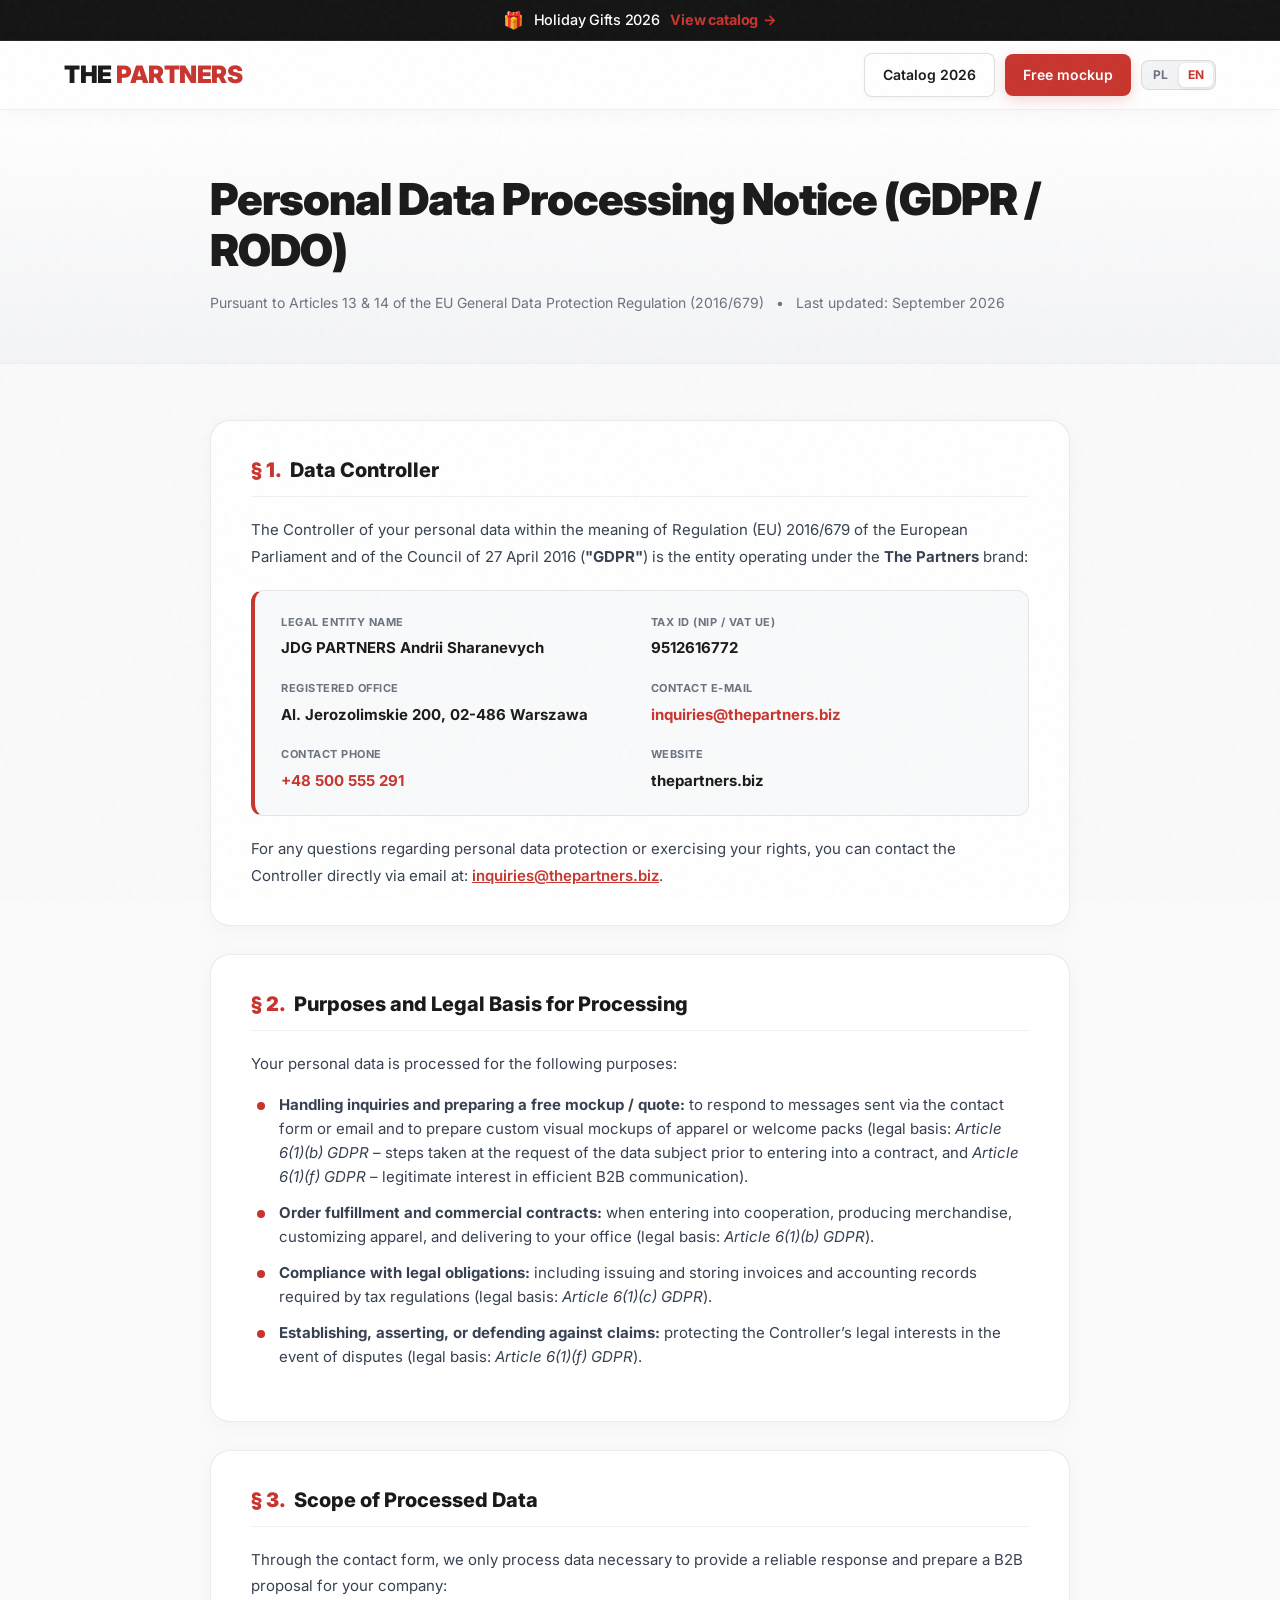
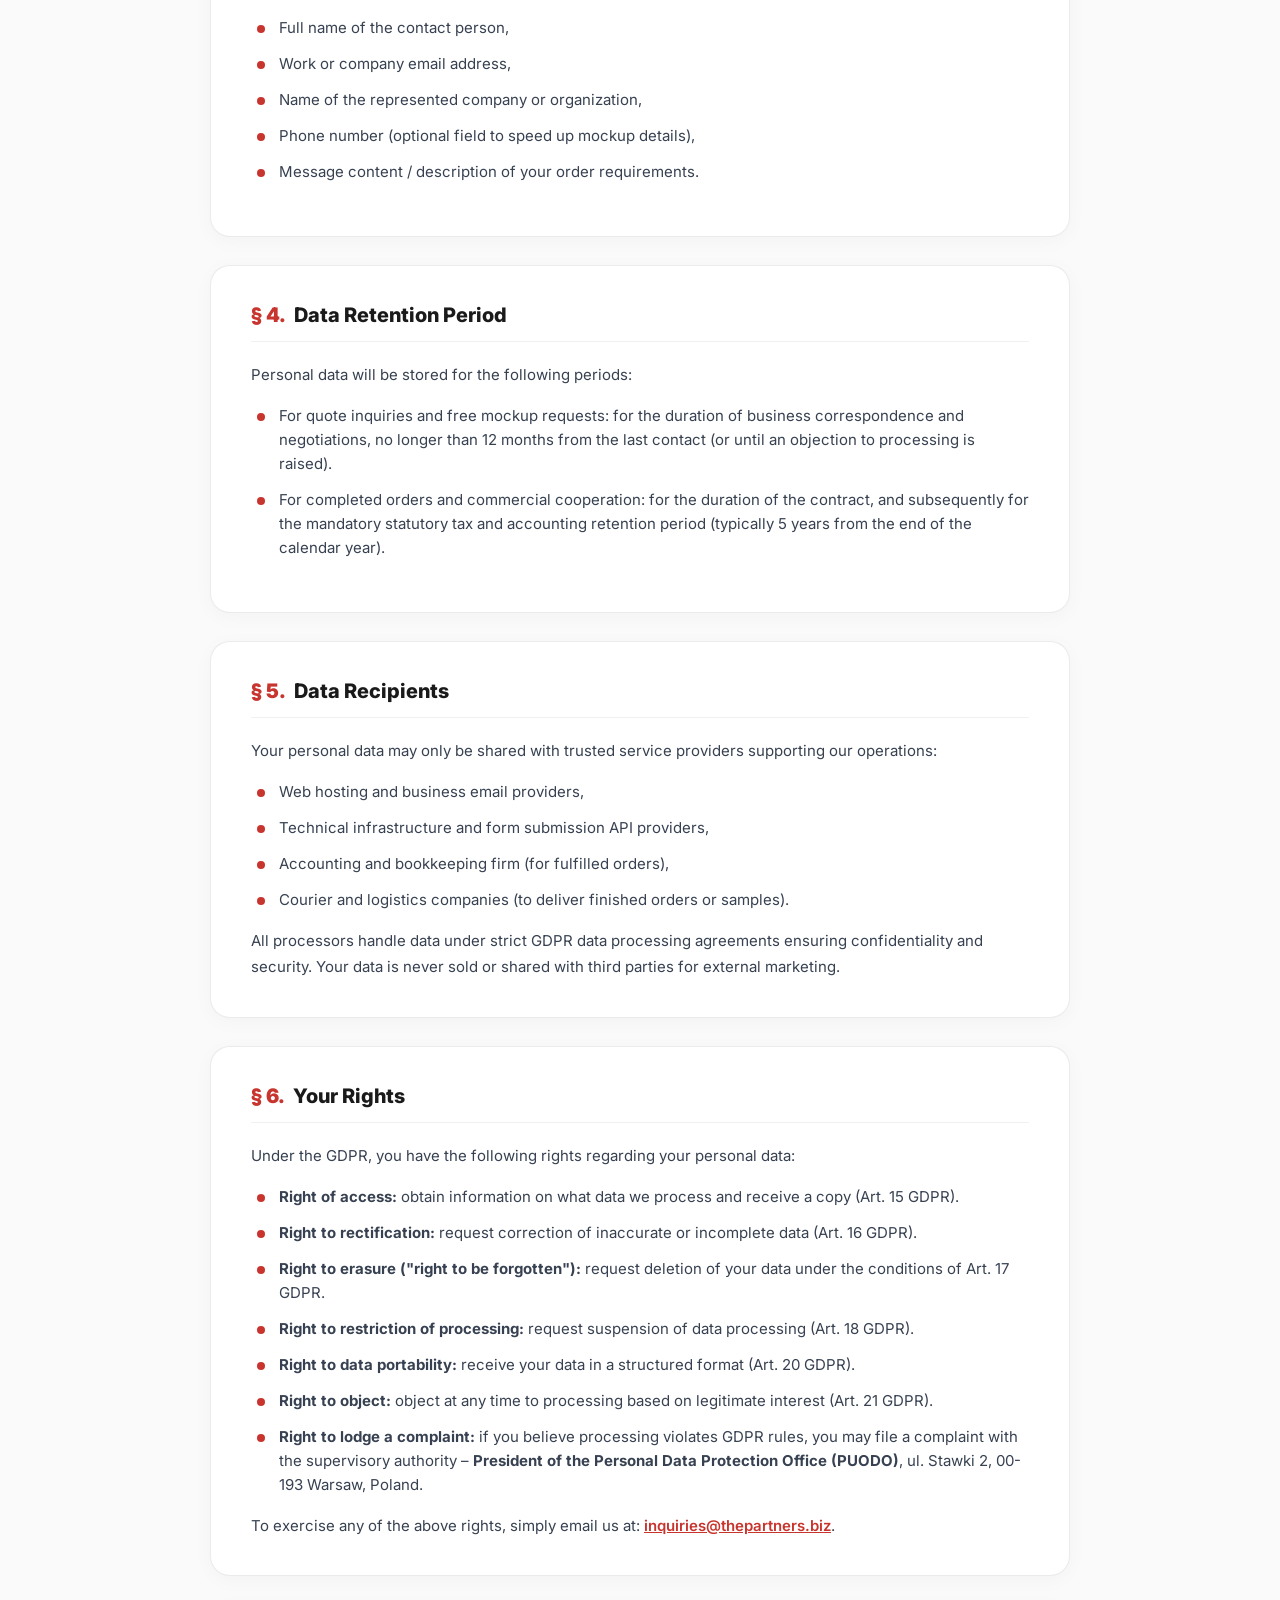
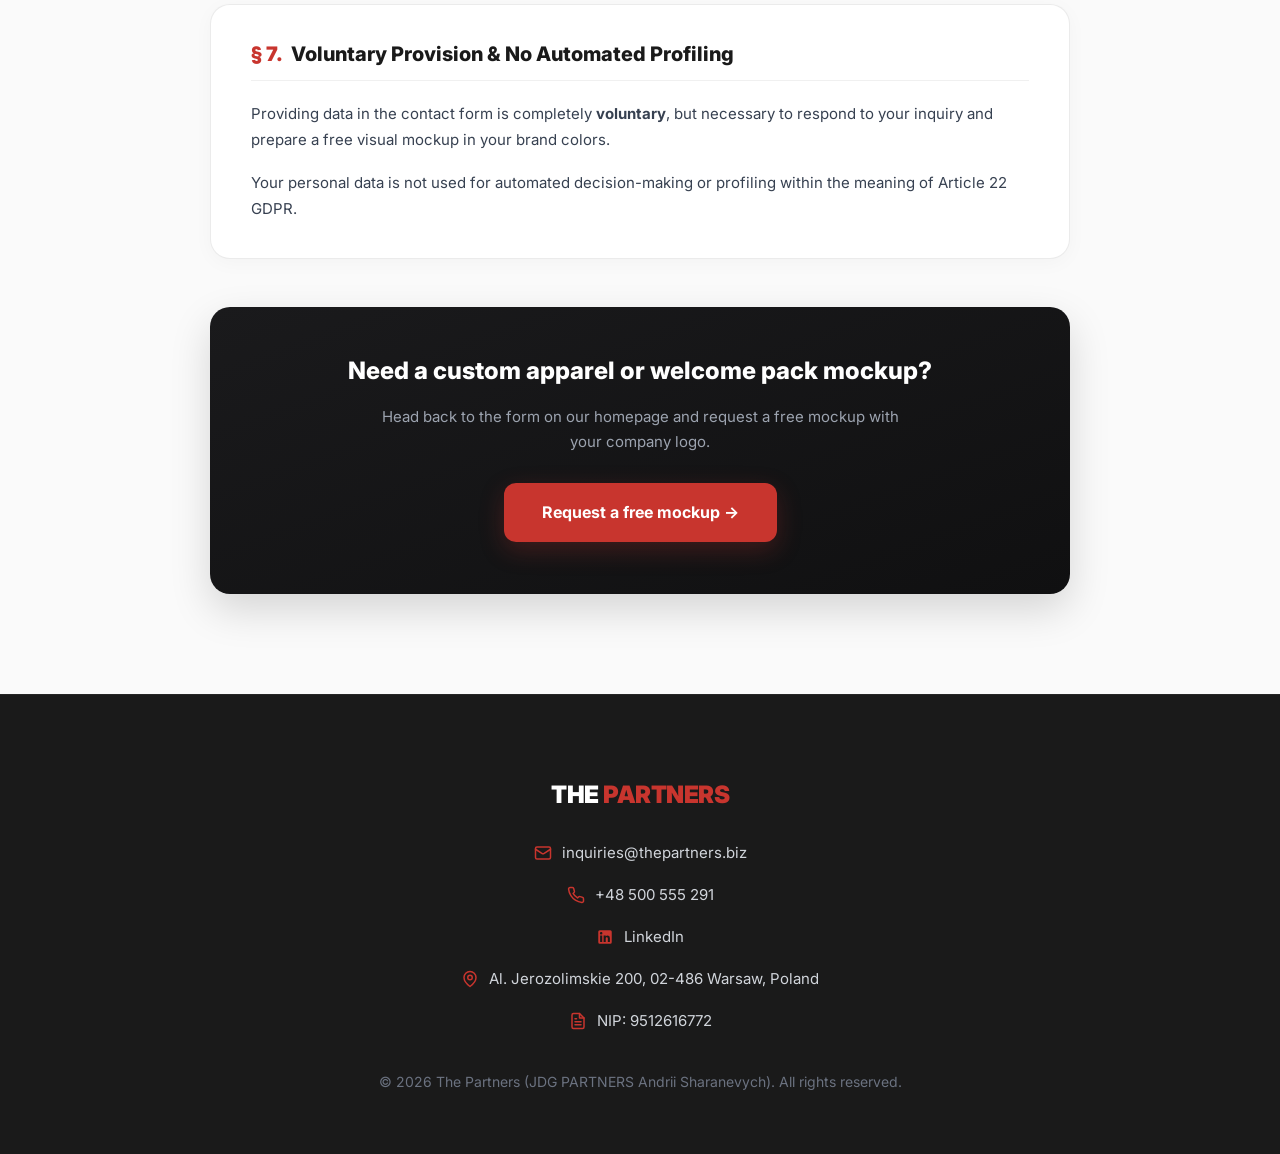
<file: rodo.html>
<!DOCTYPE html>
<html lang="pl">

<head>
    <meta charset="UTF-8">
    <meta name="viewport" content="width=device-width, initial-scale=1.0">
    <title>RODO – Informacja o przetwarzaniu danych osobowych | The Partners</title>
    <meta name="description"
        content="Informacja o przetwarzaniu danych osobowych (RODO / GDPR) w The Partners (JDG PARTNERS Andrii Sharanevych). Zasady ochrony prywatności i prawa użytkowników.">
    <meta name="robots" content="noindex, follow">
    <link rel="canonical" href="https://thepartners.biz/rodo.html">
    <link rel="icon" href="/favicon.svg" type="image/svg+xml">

    <link rel="preconnect" href="https://fonts.googleapis.com">
    <link rel="preconnect" href="https://fonts.gstatic.com" crossorigin>
    <link href="https://fonts.googleapis.com/css2?family=Inter:wght@400;500;600;700;800;900&display=swap"
        rel="stylesheet">
    <link rel="stylesheet" href="styles.css">
</head>

<body class="rodo-page">

    <!-- Unified Sticky Header: Holiday Banner + Navigation (Identical to index.html) -->
    <header class="site-header">
        <aside class="holiday-banner" role="banner" aria-label="Katalog świąteczny">
            <a href="/prezenty-swiateczne-2026-the-partners.pdf" target="_blank" rel="noopener noreferrer"
                class="holiday-banner__link" id="holiday-banner-link" title="Otwórz katalog świąteczny 2026 (PDF)">
                <span class="holiday-banner__icon" aria-hidden="true">🎁</span>
                <span class="holiday-banner__title" data-i18n="banner_title">Prezenty świąteczne 2026</span>
                <span class="holiday-banner__cta">
                    <span data-i18n="banner_desc">Sprawdź ofertę</span>
                    <span aria-hidden="true">→</span>
                </span>
            </a>
        </aside>

        <nav>
            <div class="nav-inner">
                <a href="index.html" class="nav-logo" id="logo-home-link" title="Powrót do strony głównej The Partners">
                    THE <span>PARTNERS</span>
                </a>
                <div class="nav-actions">
                    <a href="thepartners-katalog-2026.html" class="nav-cta nav-cta--outline" id="nav-cat-link" data-i18n="nav_catalog">Katalog 2026</a>
                    <a href="index.html#kontakt" class="nav-cta" id="nav-mockup-link" data-i18n="nav_cta">Darmowy mockup</a>
                    <div class="lang-toggle" role="group" aria-label="Language switcher">
                        <button type="button" class="lang-toggle__btn active" data-lang-btn="pl">PL</button>
                        <button type="button" class="lang-toggle__btn" data-lang-btn="en">EN</button>
                    </div>
                </div>
            </div>
        </nav>
    </header>

    <!-- HEADER / HERO -->
    <header class="rodo-header">
        <div class="rodo-header-inner">
            <h1 data-i18n="rodo_h1">Informacja o przetwarzaniu danych osobowych (RODO)</h1>
            <div class="rodo-meta">
                <span data-i18n="rodo_meta_1">Zgodnie z art. 13 i 14 Rozporządzenia RODO (UE 2016/679)</span>
                <span>•</span>
                <span data-i18n="rodo_meta_2">Ostatnia aktualizacja: Wrzesień 2026</span>
            </div>
        </div>
    </header>

    <!-- MAIN CONTENT CARDS -->
    <main class="rodo-content-section">
        <div class="rodo-container">

            <!-- § 1. ADMINISTRATOR -->
            <article class="rodo-card">
                <h2><span class="sec-num">§ 1.</span> <span data-i18n="s1_title">Administrator Danych Osobowych</span></h2>
                <p data-i18n="s1_p1">
                    Administratorem Twoich danych osobowych w rozumieniu Rozporządzenia Parlamentu Europejskiego i Rady
                    (UE) 2016/679 z dnia 27 kwietnia 2016 r. (dalej: <strong>„RODO”</strong>) jest podmiot prowadzący
                    działalność gospodarczą pod marką <strong>The Partners</strong>:
                </p>

                <div class="company-box">
                    <div class="company-detail-item">
                        <span class="company-label" data-i18n="lbl_comp">Nazwa rejestrowa (Firma)</span>
                        <span class="company-val">JDG PARTNERS Andrii Sharanevych</span>
                    </div>
                    <div class="company-detail-item">
                        <span class="company-label" data-i18n="lbl_nip">Numer NIP</span>
                        <span class="company-val">9512616772</span>
                    </div>
                    <div class="company-detail-item">
                        <span class="company-label" data-i18n="lbl_addr">Adres rejestracyjny</span>
                        <span class="company-val">Al. Jerozolimskie 200, 02-486 Warszawa</span>
                    </div>
                    <div class="company-detail-item">
                        <span class="company-label" data-i18n="lbl_email">Adres e-mail do kontaktu</span>
                        <span class="company-val"><a
                                href="mailto:inquiries@thepartners.biz">inquiries@thepartners.biz</a></span>
                    </div>
                    <div class="company-detail-item">
                        <span class="company-label" data-i18n="lbl_phone">Telefon kontaktowy</span>
                        <span class="company-val"><a href="tel:+48500555291">+48 500 555 291</a></span>
                    </div>
                    <div class="company-detail-item">
                        <span class="company-label" data-i18n="lbl_web">Serwis internetowy</span>
                        <span class="company-val">thepartners.biz</span>
                    </div>
                </div>

                <p data-i18n="s1_p2">
                    W sprawach związanych z ochroną danych osobowych oraz realizacją przysługujących Ci praw możesz
                    kontaktować się z Administratorem drogą elektroniczną pod adresem:
                    <a href="mailto:inquiries@thepartners.biz"
                        style="color: var(--red); font-weight: 600;">inquiries@thepartners.biz</a>.
                </p>
            </article>

            <!-- § 2. CELE I PODSTAWY -->
            <article class="rodo-card">
                <h2><span class="sec-num">§ 2.</span> <span data-i18n="s2_title">Cele i podstawy prawne przetwarzania</span></h2>
                <p data-i18n="s2_p1">Twoje dane osobowe przetwarzane są w następujących celach:</p>
                <ul class="rodo-list">
                    <li data-i18n="s2_li1">
                        <strong>Obsługa zapytań i przygotowanie bezpłatnego mockupu / oferty:</strong> w celu kontaktu
                        zwrotnego, odpowiedzi na pytania zadane przez formularz kontaktowy lub e-mail oraz
                        przygotowania personalizowanej wizualizacji graficznej odzieży lub zestawów powitalnych
                        (podstawa prawna: <em>art. 6 ust. 1 lit. b RODO</em> – podjęcie działań na żądanie osoby przed
                        zawarciem umowy oraz <em>art. 6 ust. 1 lit. f RODO</em> – prawnie uzasadniony interes
                        Administratora polegający na sprawnej komunikacji biznesowej).
                    </li>
                    <li data-i18n="s2_li2">
                        <strong>Realizacja zamówień i umów handlowych:</strong> w przypadku podjęcia współpracy,
                        produkcji gadżetów, znakowania odzieży i dostawy pod drzwi biura (podstawa prawna: <em>art. 6
                            ust. 1 lit. b RODO</em>).
                    </li>
                    <li data-i18n="s2_li3">
                        <strong>Wypełnienie obowiązków prawnych:</strong> w tym wystawianie i przechowywanie faktur oraz
                        innych dokumentów księgowych wynikających z przepisów podatkowych (podstawa prawna: <em>art. 6
                            ust. 1 lit. c RODO</em>).
                    </li>
                    <li data-i18n="s2_li4">
                        <strong>Ustalenie, dochodzenie lub obrona przed roszczeniami:</strong> ochrona interesu
                        prawnego Administratora w przypadku ewentualnych sporów (podstawa prawna: <em>art. 6 ust. 1 lit.
                            f RODO</em>).
                    </li>
                </ul>
            </article>

            <!-- § 3. ZAKRES DANYCH -->
            <article class="rodo-card">
                <h2><span class="sec-num">§ 3.</span> <span data-i18n="s3_title">Zakres przetwarzanych danych</span></h2>
                <p data-i18n="s3_p1">
                    Poprzez formularz kontaktowy przetwarzamy wyłącznie dane niezbędne do rzetelnej odpowiedzi i
                    przygotowania oferty dla Twojej firmy:
                </p>
                <ul class="rodo-list">
                    <li data-i18n="s3_li1">Imię i nazwisko osoby kontaktowej,</li>
                    <li data-i18n="s3_li2">Służbowy lub firmowy adres e-mail,</li>
                    <li data-i18n="s3_li3">Nazwa reprezentowanej firmy lub organizacji,</li>
                    <li data-i18n="s3_li4">Numer telefonu (pole opcjonalne, ułatwiające szybkie doprecyzowanie parametrów mockupu),</li>
                    <li data-i18n="s3_li5">Treść zapytania / opis potrzeb związanych z zamówieniem.</li>
                </ul>
            </article>

            <!-- § 4. OKRES PRZECHOWYWANIA -->
            <article class="rodo-card">
                <h2><span class="sec-num">§ 4.</span> <span data-i18n="s4_title">Okres przechowywania danych</span></h2>
                <p data-i18n="s4_p1">Dane osobowe będą przechowywane przez okres:</p>
                <ul class="rodo-list">
                    <li data-i18n="s4_li1">
                        W przypadku zapytań ofertowych i przygotowania darmowego mockupu: przez okres prowadzenia
                        korespondencji i negocjacji handlowych, nie dłużej niż przez 12 miesięcy od ostatniego kontaktu
                        (lub do momentu zgłoszenia sprzeciwu wobec przetwarzania).
                    </li>
                    <li data-i18n="s4_li2">
                        W przypadku nawiązania współpracy i realizacji zamówienia: przez czas trwania umowy, a
                        następnie przez okres wymagany przepisami prawa podatkowo-rachunkowego (zwykle 5 lat od końca
                        roku kalendarzowego) oraz okres przedawnienia ewentualnych roszczeń cywilnoprawnych.
                    </li>
                </ul>
            </article>

            <!-- § 5. ODBIORCY DANYCH -->
            <article class="rodo-card">
                <h2><span class="sec-num">§ 5.</span> <span data-i18n="s5_title">Odbiorcy danych</span></h2>
                <p data-i18n="s5_p1">
                    Twoje dane osobowe mogą być przekazywane wyłącznie zaufanym podmiotom współpracującym z
                    Administratorem przy obsłudze działalności:
                </p>
                <ul class="rodo-list">
                    <li data-i18n="s5_li1">Dostawcom usług hostingu i poczty elektronicznej,</li>
                    <li data-i18n="s5_li2">Podmiotom obsługującym infrastrukturę techniczną i narzędzia przesyłania formularzy (API formularzy),</li>
                    <li data-i18n="s5_li3">Biuru księgowo-rachunkowemu (w przypadku realizacji zamówień),</li>
                    <li data-i18n="s5_li4">Firmom kurierskim i spedycyjnym (w celu doręczenia gotowych zamówień lub próbek pod adres biura).</li>
                </ul>
                <p data-i18n="s5_p2">
                    Wszystkie te podmioty przetwarzają dane na podstawie odpowiednich umów powierzenia przetwarzania
                    danych i gwarantują zachowanie poufności oraz standardów bezpieczeństwa RODO. Dane nie są
                    sprzedawane ani przekazywane podmiotom trzecim w celach marketingowych.
                </p>
            </article>

            <!-- § 6. PRAWA UŻYTKOWNIKA -->
            <article class="rodo-card">
                <h2><span class="sec-num">§ 6.</span> <span data-i18n="s6_title">Twoje prawa</span></h2>
                <p data-i18n="s6_p1">W związku z przetwarzaniem Twoich danych przysługują Ci następujące prawa:</p>
                <ul class="rodo-list">
                    <li data-i18n="s6_li1"><strong>Prawo dostępu do danych:</strong> masz prawo uzyskać informację o tym, jakie Twoje dane przetwarzamy oraz otrzymać ich kopię (art. 15 RODO).</li>
                    <li data-i18n="s6_li2"><strong>Prawo do sprostowania:</strong> masz prawo zażądać poprawienia nieprawidłowych lub uzupełnienia niekompletnych danych (art. 16 RODO).</li>
                    <li data-i18n="s6_li3"><strong>Prawo do usunięcia danych („prawo do bycia zapomnianym”):</strong> masz prawo zażądać usunięcia swoich danych w przypadkach określonych w art. 17 RODO.</li>
                    <li data-i18n="s6_li4"><strong>Prawo do ograniczenia przetwarzania:</strong> masz prawo żądać wstrzymania przetwarzania danych (art. 18 RODO).</li>
                    <li data-i18n="s6_li5"><strong>Prawo do przenoszenia danych:</strong> masz prawo otrzymać swoje dane w ustrukturyzowanym formacie (art. 20 RODO).</li>
                    <li data-i18n="s6_li6"><strong>Prawo do sprzeciwu:</strong> masz prawo w dowolnym momencie wnieść sprzeciw wobec przetwarzania opartego na prawnie uzasadnionym interesie (art. 21 RODO).</li>
                    <li data-i18n="s6_li7">
                        <strong>Prawo do skargi:</strong> jeżeli uznasz, że przetwarzanie Twoich danych narusza
                        przepisy RODO, masz prawo wnieść skargę do organu nadzorczego – <strong>Prezesa Urzędu Ochrony
                            Danych Osobowych (PUODO)</strong>, ul. Stawki 2, 00-193 Warszawa.
                    </li>
                </ul>
                <p data-i18n="s6_p2">
                    W celu realizacji dowolnego z powyższych praw wystarczy wysłać wiadomość na adres:
                    <a href="mailto:inquiries@thepartners.biz"
                        style="color: var(--red); font-weight: 600;">inquiries@thepartners.biz</a>.
                </p>
            </article>

            <!-- § 7. DOBROWOLNOŚĆ I PROFILOWANIE -->
            <article class="rodo-card">
                <h2><span class="sec-num">§ 7.</span> <span data-i18n="s7_title">Dobrowolność i brak profilowania</span></h2>
                <p data-i18n="s7_p1">
                    Podanie danych w formularzu kontaktowym jest całkowicie <strong>dobrowolne</strong>, lecz niezbędne
                    do nawiązania kontaktu, odpowiedzi na zapytanie i przygotowania bezpłatnego projektu wizualizacji
                    (mockupu) w barwach Twojej firmy. Brak podania danych uniemożliwi nam przesłanie materiałów.
                </p>
                <p data-i18n="s7_p2">
                    Twoje dane nie są wykorzystywane do zautomatyzowanego podejmowania decyzji, w tym nie podlegają
                    profilowaniu w rozumieniu art. 22 RODO.
                </p>
            </article>

            <!-- BOTTOM ACTION (Matches CTA button on all other pages) -->
            <div class="rodo-bottom-actions">
                <h3 data-i18n="bot_h3">Potrzebujesz projektu odzieży lub welcome packów?</h3>
                <p data-i18n="bot_p">Przejdź do formularza na stronie głównej i zamów darmowy mockup z logo Twojej firmy.</p>
                <a href="index.html#kontakt" class="hero-cta" id="bot-mockup-link" data-i18n="bot_btn">Zamów darmowy mockup →</a>
            </div>

        </div>
    </main>

    <!-- FOOTER -->
    <footer>
        <div class="footer-inner">
            <div class="footer-logo">THE <span>PARTNERS</span></div>
            <ul class="footer-contact-list">
                <li>
                    <a href="mailto:inquiries@thepartners.biz" class="footer-contact-item">
                        <span class="footer-contact-icon" aria-hidden="true">
                            <svg viewBox="0 0 24 24" fill="none" stroke="currentColor" stroke-width="2"
                                stroke-linecap="round" stroke-linejoin="round">
                                <rect width="20" height="16" x="2" y="4" rx="2"></rect>
                                <path d="m22 7-8.97 5.7a1.94 1.94 0 0 1-2.06 0L2 7"></path>
                            </svg>
                        </span>
                        <span>inquiries@thepartners.biz</span>
                    </a>
                </li>
                <li>
                    <a href="tel:+48500555291" class="footer-contact-item">
                        <span class="footer-contact-icon" aria-hidden="true">
                            <svg viewBox="0 0 24 24" fill="none" stroke="currentColor" stroke-width="2"
                                stroke-linecap="round" stroke-linejoin="round">
                                <path
                                    d="M22 16.92v3a2 2 0 0 1-2.18 2 19.79 19.79 0 0 1-8.63-3.07 19.5 19.5 0 0 1-6-6 19.79 19.79 0 0 1-3.07-8.67A2 2 0 0 1 4.11 2h3a2 2 0 0 1 2 1.72 12.84 12.84 0 0 0 .7 2.81 2 2 0 0 1-.45 2.11L8.09 9.91a16 16 0 0 0 6 6l1.27-1.27a2 2 0 0 1 2.11-.45 12.84 12.84 0 0 0 2.81.7A2 2 0 0 1 22 16.92z">
                                </path>
                            </svg>
                        </span>
                        <span>+48 500 555 291</span>
                    </a>
                </li>
                <li>
                    <a href="https://www.linkedin.com/company/partners-biz/" class="footer-contact-item">
                        <span class="footer-contact-icon" aria-hidden="true">
                            <svg viewBox="0 0 24 24" fill="currentColor">
                                <path
                                    d="M19 3a2 2 0 0 1 2 2v14a2 2 0 0 1-2 2H5a2 2 0 0 1-2-2V5a2 2 0 0 1 2-2h14m-.5 15.5v-5.3a3.26 3.26 0 0 0-3.26-3.26c-.85 0-1.84.52-2.28 1.3v-1.11h-2.79v8.37h2.79v-4.93c0-.77.62-1.4 1.39-1.4a1.4 1.4 0 0 1 1.4 1.4v4.93h2.75M6.88 8.56a1.68 1.68 0 0 0 1.68-1.68c0-.93-.75-1.69-1.68-1.69a1.69 1.69 0 0 0-1.69 1.69c0 .93.76 1.68 1.69 1.68m1.39 9.94v-8.37H5.5v8.37h2.77z" />
                            </svg>
                        </span>
                        <span>LinkedIn</span>
                    </a>
                </li>
                <li>
                    <span class="footer-contact-item" style="cursor: default;">
                        <span class="footer-contact-icon" aria-hidden="true">
                            <svg viewBox="0 0 24 24" fill="none" stroke="currentColor" stroke-width="2"
                                stroke-linecap="round" stroke-linejoin="round">
                                <path d="M20 10c0 6-8 12-8 12s-8-6-8-12a8 8 0 0 1 16 0Z"></path>
                                <circle cx="12" cy="10" r="3"></circle>
                            </svg>
                        </span>
                        <span data-i18n="footer_addr">Al. Jerozolimskie 200, 02-486 Warszawa</span>
                    </span>
                </li>
                <li>
                    <span class="footer-contact-item" style="cursor: default;">
                        <span class="footer-contact-icon" aria-hidden="true">
                            <svg viewBox="0 0 24 24" fill="none" stroke="currentColor" stroke-width="2"
                                stroke-linecap="round" stroke-linejoin="round">
                                <path d="M14 2H6a2 2 0 0 0-2 2v16a2 2 0 0 0 2 2h12a2 2 0 0 0 2-2V8z"></path>
                                <polyline points="14 2 14 8 20 8"></polyline>
                                <line x1="16" y1="13" x2="8" y2="13"></line>
                                <line x1="16" y1="17" x2="8" y2="17"></line>
                                <line x1="10" y1="9" x2="8" y2="9"></line>
                            </svg>
                        </span>
                        <span>NIP: 9512616772</span>
                    </span>
                </li>
            </ul>
            <div class="footer-copy" data-i18n="footer_copy">© 2026 The Partners (JDG PARTNERS Andrii Sharanevych). Wszystkie prawa zastrzeżone.
            </div>
        </div>
    </footer>

    <script>
        // BILINGUAL PL / EN TOGGLE FOR RODO / GDPR PAGE
        const rodoTranslations = {
            pl: {
                page_title: 'RODO – Informacja o przetwarzaniu danych osobowych | The Partners',
                banner_title: 'Prezenty świąteczne 2026',
                banner_desc: 'Sprawdź ofertę',
                banner_pdf: '/prezenty-swiateczne-2026-the-partners.pdf',
                nav_catalog: 'Katalog 2026',
                nav_cta: 'Darmowy mockup',
                rodo_h1: 'Informacja o przetwarzaniu danych osobowych (RODO)',
                rodo_meta_1: 'Zgodnie z art. 13 i 14 Rozporządzenia RODO (UE 2016/679)',
                rodo_meta_2: 'Ostatnia aktualizacja: Wrzesień 2026',
                s1_title: 'Administrator Danych Osobowych',
                s1_p1: 'Administratorem Twoich danych osobowych w rozumieniu Rozporządzenia Parlamentu Europejskiego i Rady (UE) 2016/679 z dnia 27 kwietnia 2016 r. (dalej: <strong>„RODO”</strong>) jest podmiot prowadzący działalność gospodarczą pod marką <strong>The Partners</strong>:',
                lbl_comp: 'Nazwa rejestrowa (Firma)',
                lbl_nip: 'Numer NIP',
                lbl_addr: 'Adres rejestracyjny',
                lbl_email: 'Adres e-mail do kontaktu',
                lbl_phone: 'Telefon kontaktowy',
                lbl_web: 'Serwis internetowy',
                s1_p2: 'W sprawach związanych z ochroną danych osobowych oraz realizacją przysługujących Ci praw możesz kontaktować się z Administratorem drogą elektroniczną pod adresem: <a href="mailto:inquiries@thepartners.biz" style="color: var(--red); font-weight: 600;">inquiries@thepartners.biz</a>.',
                s2_title: 'Cele i podstawy prawne przetwarzania',
                s2_p1: 'Twoje dane osobowe przetwarzane są w następujących celach:',
                s2_li1: '<strong>Obsługa zapytań i przygotowanie bezpłatnego mockupu / oferty:</strong> w celu kontaktu zwrotnego, odpowiedzi na pytania zadane przez formularz kontaktowy lub e-mail oraz przygotowania personalizowanej wizualizacji graficznej odzieży lub zestawów powitalnych (podstawa prawna: <em>art. 6 ust. 1 lit. b RODO</em> – podjęcie działań na żądanie osoby przed zawarciem umowy oraz <em>art. 6 ust. 1 lit. f RODO</em> – prawnie uzasadniony interes Administratora polegający na sprawnej komunikacji biznesowej).',
                s2_li2: '<strong>Realizacja zamówień i umów handlowych:</strong> w przypadku podjęcia współpracy, produkcji gadżetów, znakowania odzieży i dostawy pod drzwi biura (podstawa prawna: <em>art. 6 ust. 1 lit. b RODO</em>).',
                s2_li3: '<strong>Wypełnienie obowiązków prawnych:</strong> w tym wystawianie i przechowywanie faktur oraz innych dokumentów księgowych wynikających z przepisów podatkowych (podstawa prawna: <em>art. 6 ust. 1 lit. c RODO</em>).',
                s2_li4: '<strong>Ustalenie, dochodzenie lub obrona przed roszczeniami:</strong> ochrona interesu prawnego Administratora w przypadku ewentualnych sporów (podstawa prawna: <em>art. 6 ust. 1 lit. f RODO</em>).',
                s3_title: 'Zakres przetwarzanych danych',
                s3_p1: 'Poprzez formularz kontaktowy przetwarzamy wyłącznie dane niezbędne do rzetelnej odpowiedzi i przygotowania oferty dla Twojej firmy:',
                s3_li1: 'Imię i nazwisko osoby kontaktowej,',
                s3_li2: 'Służbowy lub firmowy adres e-mail,',
                s3_li3: 'Nazwa reprezentowanej firmy lub organizacji,',
                s3_li4: 'Numer telefonu (pole opcjonalne, ułatwiające szybkie doprecyzowanie parametrów mockupu),',
                s3_li5: 'Treść zapytania / opis potrzeb związanych z zamówieniem.',
                s4_title: 'Okres przechowywania danych',
                s4_p1: 'Dane osobowe będą przechowywane przez okres:',
                s4_li1: 'W przypadku zapytań ofertowych i przygotowania darmowego mockupu: przez okres prowadzenia korespondencji i negocjacji handlowych, nie dłużej niż przez 12 miesięcy od ostatniego kontaktu (lub do momentu zgłoszenia sprzeciwu wobec przetwarzania).',
                s4_li2: 'W przypadku nawiązania współpracy i realizacji zamówienia: przez czas trwania umowy, a następnie przez okres wymagany przepisami prawa podatkowo-rachunkowego (zwykle 5 lat od końca roku kalendarzowego) oraz okres przedawnienia ewentualnych roszczeń cywilnoprawnych.',
                s5_title: 'Odbiorcy danych',
                s5_p1: 'Twoje dane osobowe mogą być przekazywane wyłącznie zaufanym podmiotom współpracującym z Administratorem przy obsłudze działalności:',
                s5_li1: 'Dostawcom usług hostingu i poczty elektronicznej,',
                s5_li2: 'Podmiotom obsługującym infrastrukturę techniczną i narzędzia przesyłania formularzy (API formularzy),',
                s5_li3: 'Biuru księgowo-rachunkowemu (w przypadku realizacji zamówień),',
                s5_li4: 'Firmom kurierskim i spedycyjnym (w celu doręczenia gotowych zamówień lub próbek pod adres biura).',
                s5_p2: 'Wszystkie te podmioty przetwarzają dane na podstawie odpowiednich umów powierzenia przetwarzania danych i gwarantują zachowanie poufności oraz standardów bezpieczeństwa RODO. Dane nie są sprzedawane ani przekazywane podmiotom trzecim w celach marketingowych.',
                s6_title: 'Twoje prawa',
                s6_p1: 'W związku z przetwarzaniem Twoich danych przysługują Ci następujące prawa:',
                s6_li1: '<strong>Prawo dostępu do danych:</strong> masz prawo uzyskać informację o tym, jakie Twoje dane przetwarzamy oraz otrzymać ich kopię (art. 15 RODO).',
                s6_li2: '<strong>Prawo do sprostowania:</strong> masz prawo zażądać poprawienia nieprawidłowych lub uzupełnienia niekompletnych danych (art. 16 RODO).',
                s6_li3: '<strong>Prawo do usunięcia danych („prawo do bycia zapomnianym”):</strong> masz prawo zażądać usunięcia swoich danych w przypadkach określonych w art. 17 RODO.',
                s6_li4: '<strong>Prawo do ograniczenia przetwarzania:</strong> masz prawo żądać wstrzymania przetwarzania danych (art. 18 RODO).',
                s6_li5: '<strong>Prawo do przenoszenia danych:</strong> masz prawo otrzymać swoje dane w ustrukturyzowanym formacie (art. 20 RODO).',
                s6_li6: '<strong>Prawo do sprzeciwu:</strong> masz prawo w dowolnym momencie wnieść sprzeciw wobec przetwarzania opartego na prawnie uzasadnionym interesie (art. 21 RODO).',
                s6_li7: '<strong>Prawo do skargi:</strong> jeżeli uznasz, że przetwarzanie Twoich danych narusza przepisy RODO, masz prawo wnieść skargę do organu nadzorczego – <strong>Prezesa Urzędu Ochrony Danych Osobowych (PUODO)</strong>, ul. Stawki 2, 00-193 Warszawa.',
                s6_p2: 'W celu realizacji dowolnego z powyższych praw wystarczy wysłać wiadomość na adres: <a href="mailto:inquiries@thepartners.biz" style="color: var(--red); font-weight: 600;">inquiries@thepartners.biz</a>.',
                s7_title: 'Dobrowolność i brak profilowania',
                s7_p1: 'Podanie danych w formularzu kontaktowym jest całkowicie <strong>dobrowolne</strong>, lecz niezbędne do nawiązania kontaktu, odpowiedzi na zapytanie i przygotowania bezpłatnego projektu wizualizacji (mockupu) w barwach Twojej firmy. Brak podania danych uniemożliwi nam przesłanie materiałów.',
                s7_p2: 'Twoje dane nie są wykorzystywane do zautomatyzowanego podejmowania decyzji, w tym nie podlegają profilowaniu w rozumieniu art. 22 RODO.',
                bot_h3: 'Potrzebujesz projektu odzieży lub welcome packów?',
                bot_p: 'Przejdź do formularza na stronie głównej i zamów darmowy mockup z logo Twojej firmy.',
                bot_btn: 'Zamów darmowy mockup →',
                footer_addr: 'Al. Jerozolimskie 200, 02-486 Warszawa',
                footer_copy: '© 2026 The Partners (JDG PARTNERS Andrii Sharanevych). Wszystkie prawa zastrzeżone.',
                home_href: 'index.html',
                cat_href: 'thepartners-katalog-2026.html',
                mockup_href: 'index.html#kontakt'
            },
            en: {
                page_title: 'GDPR / RODO Privacy Notice | The Partners',
                banner_title: 'Holiday Gifts 2026',
                banner_desc: 'View catalog',
                banner_pdf: '/prezenty-swiateczne-2026-the-partners-en.pdf',
                nav_catalog: 'Catalog 2026',
                nav_cta: 'Free mockup',
                rodo_h1: 'Personal Data Processing Notice (GDPR / RODO)',
                rodo_meta_1: 'Pursuant to Articles 13 & 14 of the EU General Data Protection Regulation (2016/679)',
                rodo_meta_2: 'Last updated: September 2026',
                s1_title: 'Data Controller',
                s1_p1: 'The Controller of your personal data within the meaning of Regulation (EU) 2016/679 of the European Parliament and of the Council of 27 April 2016 (<strong>"GDPR"</strong>) is the entity operating under the <strong>The Partners</strong> brand:',
                lbl_comp: 'Legal Entity Name',
                lbl_nip: 'Tax ID (NIP / VAT UE)',
                lbl_addr: 'Registered Office',
                lbl_email: 'Contact E-mail',
                lbl_phone: 'Contact Phone',
                lbl_web: 'Website',
                s1_p2: 'For any questions regarding personal data protection or exercising your rights, you can contact the Controller directly via email at: <a href="mailto:inquiries@thepartners.biz" style="color: var(--red); font-weight: 600;">inquiries@thepartners.biz</a>.',
                s2_title: 'Purposes and Legal Basis for Processing',
                s2_p1: 'Your personal data is processed for the following purposes:',
                s2_li1: '<strong>Handling inquiries and preparing a free mockup / quote:</strong> to respond to messages sent via the contact form or email and to prepare custom visual mockups of apparel or welcome packs (legal basis: <em>Article 6(1)(b) GDPR</em> – steps taken at the request of the data subject prior to entering into a contract, and <em>Article 6(1)(f) GDPR</em> – legitimate interest in efficient B2B communication).',
                s2_li2: '<strong>Order fulfillment and commercial contracts:</strong> when entering into cooperation, producing merchandise, customizing apparel, and delivering to your office (legal basis: <em>Article 6(1)(b) GDPR</em>).',
                s2_li3: '<strong>Compliance with legal obligations:</strong> including issuing and storing invoices and accounting records required by tax regulations (legal basis: <em>Article 6(1)(c) GDPR</em>).',
                s2_li4: '<strong>Establishing, asserting, or defending against claims:</strong> protecting the Controller’s legal interests in the event of disputes (legal basis: <em>Article 6(1)(f) GDPR</em>).',
                s3_title: 'Scope of Processed Data',
                s3_p1: 'Through the contact form, we only process data necessary to provide a reliable response and prepare a B2B proposal for your company:',
                s3_li1: 'Full name of the contact person,',
                s3_li2: 'Work or company email address,',
                s3_li3: 'Name of the represented company or organization,',
                s3_li4: 'Phone number (optional field to speed up mockup details),',
                s3_li5: 'Message content / description of your order requirements.',
                s4_title: 'Data Retention Period',
                s4_p1: 'Personal data will be stored for the following periods:',
                s4_li1: 'For quote inquiries and free mockup requests: for the duration of business correspondence and negotiations, no longer than 12 months from the last contact (or until an objection to processing is raised).',
                s4_li2: 'For completed orders and commercial cooperation: for the duration of the contract, and subsequently for the mandatory statutory tax and accounting retention period (typically 5 years from the end of the calendar year).',
                s5_title: 'Data Recipients',
                s5_p1: 'Your personal data may only be shared with trusted service providers supporting our operations:',
                s5_li1: 'Web hosting and business email providers,',
                s5_li2: 'Technical infrastructure and form submission API providers,',
                s5_li3: 'Accounting and bookkeeping firm (for fulfilled orders),',
                s5_li4: 'Courier and logistics companies (to deliver finished orders or samples).',
                s5_p2: 'All processors handle data under strict GDPR data processing agreements ensuring confidentiality and security. Your data is never sold or shared with third parties for external marketing.',
                s6_title: 'Your Rights',
                s6_p1: 'Under the GDPR, you have the following rights regarding your personal data:',
                s6_li1: '<strong>Right of access:</strong> obtain information on what data we process and receive a copy (Art. 15 GDPR).',
                s6_li2: '<strong>Right to rectification:</strong> request correction of inaccurate or incomplete data (Art. 16 GDPR).',
                s6_li3: '<strong>Right to erasure ("right to be forgotten"):</strong> request deletion of your data under the conditions of Art. 17 GDPR.',
                s6_li4: '<strong>Right to restriction of processing:</strong> request suspension of data processing (Art. 18 GDPR).',
                s6_li5: '<strong>Right to data portability:</strong> receive your data in a structured format (Art. 20 GDPR).',
                s6_li6: '<strong>Right to object:</strong> object at any time to processing based on legitimate interest (Art. 21 GDPR).',
                s6_li7: '<strong>Right to lodge a complaint:</strong> if you believe processing violates GDPR rules, you may file a complaint with the supervisory authority – <strong>President of the Personal Data Protection Office (PUODO)</strong>, ul. Stawki 2, 00-193 Warsaw, Poland.',
                s6_p2: 'To exercise any of the above rights, simply email us at: <a href="mailto:inquiries@thepartners.biz" style="color: var(--red); font-weight: 600;">inquiries@thepartners.biz</a>.',
                s7_title: 'Voluntary Provision & No Automated Profiling',
                s7_p1: 'Providing data in the contact form is completely <strong>voluntary</strong>, but necessary to respond to your inquiry and prepare a free visual mockup in your brand colors.',
                s7_p2: 'Your personal data is not used for automated decision-making or profiling within the meaning of Article 22 GDPR.',
                bot_h3: 'Need a custom apparel or welcome pack mockup?',
                bot_p: 'Head back to the form on our homepage and request a free mockup with your company logo.',
                bot_btn: 'Request a free mockup →',
                footer_addr: 'Al. Jerozolimskie 200, 02-486 Warsaw, Poland',
                footer_copy: '© 2026 The Partners (JDG PARTNERS Andrii Sharanevych). All rights reserved.',
                home_href: 'index-en.html',
                cat_href: 'thepartners-katalog-2026.html?lang=en',
                mockup_href: 'index-en.html#kontakt'
            }
        };

        function setRodoLanguage(lang) {
            const dict = rodoTranslations[lang] || rodoTranslations.pl;
            document.documentElement.lang = lang;
            document.title = dict.page_title;

            document.querySelectorAll('[data-i18n]').forEach(el => {
                const key = el.getAttribute('data-i18n');
                if (dict[key]) el.innerHTML = dict[key];
            });

            document.getElementById('holiday-banner-link').setAttribute('href', dict.banner_pdf);
            document.getElementById('logo-home-link').setAttribute('href', dict.home_href);
            document.getElementById('nav-cat-link').setAttribute('href', dict.cat_href);
            document.getElementById('nav-mockup-link').setAttribute('href', dict.mockup_href);
            document.getElementById('bot-mockup-link').setAttribute('href', dict.mockup_href);

            document.querySelectorAll('[data-lang-btn]').forEach(btn => {
                btn.classList.toggle('active', btn.getAttribute('data-lang-btn') === lang);
            });

            try { localStorage.setItem('tp_lang', lang); } catch (e) {}
        }

        document.querySelectorAll('[data-lang-btn]').forEach(btn => {
            btn.addEventListener('click', () => setRodoLanguage(btn.getAttribute('data-lang-btn')));
        });

        const urlParams = new URLSearchParams(window.location.search);
        const initialLang = urlParams.get('lang') || (localStorage.getItem('tp_lang')) || 'pl';
        if (initialLang === 'en') setRodoLanguage('en');

        // Smart Sticky Header
        const siteHeader = document.querySelector('.site-header');
        let lastScrollY = window.scrollY;
        window.addEventListener('scroll', () => {
            const currentScrollY = window.scrollY;
            const diff = currentScrollY - lastScrollY;
            if (currentScrollY <= 100) {
                siteHeader.classList.remove('site-header--hidden');
            } else if (diff > 5) {
                siteHeader.classList.add('site-header--hidden');
            } else if (diff < -5) {
                siteHeader.classList.remove('site-header--hidden');
            }
            lastScrollY = currentScrollY;
        }, { passive: true });
    </script>

</body>

</html>
</file>
<file: styles.css>
* {
    margin: 0;
    padding: 0;
    box-sizing: border-box;
}

:root {
    --red: #C8352E;
    --red-dark: #A12B25;
    --red-light: #F9EEEE;
    --dark: #1A1A1A;
    --dark-card: #222225;
    --gray: #6B7280;
    --gray-light: #F3F4F6;
    --white: #FFFFFF;
    --border-light: rgba(0, 0, 0, 0.08);
    --banner-bg: #141414;
    --banner-text: #ffffff;
    --banner-accent: #c8352e;
    --banner-accent-hover: #a12b25;
    --banner-border: rgba(255, 255, 255, 0.15);
}

html,
body {
    max-width: 100%;
    overflow-x: clip;
}

body {
    font-family: 'Inter', -apple-system, BlinkMacSystemFont, sans-serif;
    color: var(--dark);
    background: var(--white);
    line-height: 1.6;
    -webkit-font-smoothing: antialiased;
    position: relative;
}

body.rodo-page {
    background: #FAFAFA;
    line-height: 1.7;
}

body.catalog-page {
    background: var(--dark);
}

/* PREMIUM NOISE TEXTURE OVERLAY */
body::after {
    content: "";
    position: fixed;
    top: 0;
    left: 0;
    width: 100%;
    height: 100%;
    background-image: url("data:image/svg+xml,%3Csvg viewBox='0 0 200 200' xmlns='http://www.w3.org/2000/svg'%3E%3Cfilter id='noiseFilter'%3E%3CfeTurbulence type='fractalNoise' baseFrequency='0.8' numOctaves='3' stitchTiles='stitch'/%3E%3C/filter%3E%3Crect width='100%25' height='100%25' filter='url(%23noiseFilter)'/%3E%3C/svg%3E");
    opacity: 0.03;
    pointer-events: none;
    z-index: 9999;
}

/* GLOBAL ANIMATIONS */
.reveal {
    opacity: 0;
    transform: translateY(30px);
    transition: all 0.8s cubic-bezier(0.16, 1, 0.3, 1);
}

.reveal.active {
    opacity: 1;
    transform: translateY(0);
}

/* UNIFIED STICKY HEADER */
.site-header {
    position: sticky;
    top: 0;
    left: 0;
    width: 100%;
    z-index: 1000;
    transition: transform 0.3s cubic-bezier(0.16, 1, 0.3, 1);
    will-change: transform;
    flex-shrink: 0;
}

.site-header--hidden {
    transform: translateY(-100%);
}

/* HOLIDAY STICKY BAR — SINGLE CLICKABLE LINK PER PAGE LANGUAGE */
.holiday-banner {
    width: 100%;
    background-color: var(--banner-bg);
    border-bottom: 1px solid rgba(255, 255, 255, 0.08);
    color: var(--banner-text);
    box-shadow: 0 1px 4px rgba(0, 0, 0, 0.2);
}

.holiday-banner__link {
    max-width: 1200px;
    margin: 0 auto;
    padding: 8px 16px;
    display: flex;
    align-items: center;
    justify-content: center;
    gap: 10px;
    color: var(--banner-text);
    text-decoration: none;
    font-size: 0.9rem;
    font-weight: 500;
    letter-spacing: -0.01em;
    transition: background-color 0.2s ease;
}

.holiday-banner__link:hover {
    background-color: rgba(255, 255, 255, 0.04);
}

.holiday-banner__icon {
    font-size: 1.05rem;
    line-height: 1;
    flex-shrink: 0;
}

.holiday-banner__title {
    white-space: nowrap;
}

.holiday-banner__cta {
    display: inline-flex;
    align-items: center;
    gap: 5px;
    color: var(--banner-accent);
    font-weight: 700;
    white-space: nowrap;
    transition: transform 0.2s ease, color 0.2s ease;
}

.holiday-banner__link:hover .holiday-banner__cta {
    color: #ff6b63;
    transform: translateX(3px);
}

/* NAV - GLASSMORPHISM */
nav {
    width: 100%;
    background: rgba(255, 255, 255, 0.95);
    backdrop-filter: blur(16px);
    -webkit-backdrop-filter: blur(16px);
    padding: 12px 0;
    border-bottom: 1px solid rgba(0, 0, 0, 0.06);
    box-shadow: 0 4px 20px rgba(0, 0, 0, 0.04);
    transition: padding 0.3s ease;
}

.nav-inner {
    max-width: 1200px;
    width: 100%;
    margin: 0 auto;
    padding: 0 24px;
    display: flex;
    justify-content: space-between;
    align-items: center;
    gap: 12px;
}

.nav-logo {
    font-weight: 900;
    font-size: 24px;
    letter-spacing: -0.5px;
    color: var(--dark);
    white-space: nowrap;
    text-decoration: none;
    flex-shrink: 0;
    transition: opacity 0.2s ease;
}

.nav-logo:hover {
    opacity: 0.85;
}

.nav-logo span {
    color: var(--red);
}

.nav-actions {
    display: flex;
    align-items: center;
    gap: 10px;
    flex-shrink: 0;
}

.nav-cta {
    background: var(--red);
    color: white;
    padding: 9px 18px;
    border-radius: 8px;
    text-decoration: none;
    font-weight: 600;
    font-size: 14px;
    white-space: nowrap;
    transition: all 0.3s cubic-bezier(0.16, 1, 0.3, 1);
    box-shadow: 0 4px 14px rgba(200, 53, 46, 0.2);
    flex-shrink: 0;
    display: inline-flex;
    align-items: center;
    justify-content: center;
    gap: 6px;
}

.nav-cta:hover {
    background: var(--red-dark);
    transform: translateY(-2px);
    box-shadow: 0 6px 20px rgba(200, 53, 46, 0.35);
}

.nav-cta--outline {
    background: var(--white);
    color: var(--dark);
    border: 1px solid rgba(0, 0, 0, 0.12);
    box-shadow: 0 2px 6px rgba(0, 0, 0, 0.04);
}

.nav-cta--outline:hover {
    background: var(--gray-light);
    color: var(--dark);
    transform: translateY(-2px);
    box-shadow: 0 4px 12px rgba(0, 0, 0, 0.08);
}

/* LANGUAGE TOGGLE IN NAVBAR */
.lang-toggle {
    display: inline-flex;
    align-items: center;
    background: var(--gray-light);
    border: 1px solid rgba(0, 0, 0, 0.1);
    border-radius: 8px;
    padding: 2px;
    gap: 2px;
    flex-shrink: 0;
}

.lang-toggle__btn {
    padding: 6px 9px;
    border-radius: 6px;
    border: none;
    background: transparent;
    color: var(--gray);
    font-family: inherit;
    font-size: 12px;
    font-weight: 700;
    cursor: pointer;
    line-height: 1;
    transition: all 0.2s ease;
    text-decoration: none;
    display: inline-flex;
    align-items: center;
    justify-content: center;
}

.lang-toggle__btn:hover {
    color: var(--dark);
}

.lang-toggle__btn.active {
    background: var(--white);
    color: var(--red);
    box-shadow: 0 1px 4px rgba(0, 0, 0, 0.1);
}

/* HERO - CINEMATIC VIDEO BACKGROUND */
.hero {
    position: relative;
    padding: 120px 24px 120px;
    text-align: center;
    background: var(--dark);
    color: var(--white);
    overflow: hidden;
}

.hero-video {
    position: absolute;
    top: 50%;
    left: 50%;
    min-width: 100%;
    min-height: 100%;
    width: auto;
    height: auto;
    transform: translateX(-50%) translateY(-50%);
    z-index: 0;
    object-fit: cover;
    opacity: 0.8;
}

.hero-overlay {
    position: absolute;
    top: 0;
    left: 0;
    width: 100%;
    height: 100%;
    background: linear-gradient(180deg, rgba(26, 26, 26, 0.35) 0%, rgba(26, 26, 26, 0.95) 100%);
    z-index: 1;
}

.hero-inner {
    position: relative;
    z-index: 2;
    max-width: 850px;
    margin: 0 auto;
}

.hero h1 {
    font-size: clamp(32px, 5.2vw, 64px);
    font-weight: 900;
    line-height: 1.1;
    letter-spacing: -1.5px;
    margin-bottom: 20px;
    color: var(--white);
    overflow-wrap: break-word;
}

.hero h1 span {
    color: var(--red);
    display: inline-block;
    text-shadow: 0 0 40px rgba(200, 53, 46, 0.3);
}

.hero p {
    font-size: 18px;
    color: #D1D5DB;
    max-width: 580px;
    margin: 0 auto 36px;
    line-height: 1.6;
}

.hero-cta {
    display: inline-block;
    background: var(--red);
    color: white;
    padding: 16px 38px;
    border-radius: 12px;
    text-decoration: none;
    font-weight: 700;
    font-size: 16px;
    transition: all 0.3s cubic-bezier(0.16, 1, 0.3, 1);
    box-shadow: 0 8px 24px rgba(200, 53, 46, 0.25);
    position: relative;
    overflow: hidden;
}

.hero-cta::after {
    content: '';
    position: absolute;
    top: 0;
    left: -100%;
    width: 50%;
    height: 100%;
    background: linear-gradient(90deg, transparent, rgba(255, 255, 255, 0.2), transparent);
    transform: skewX(-20deg);
    transition: all 0.5s ease;
}

.hero-cta:hover::after {
    left: 150%;
}

.hero-cta:hover {
    background: var(--red-dark);
    transform: translateY(-3px) scale(1.02);
    box-shadow: 0 12px 32px rgba(200, 53, 46, 0.4);
}

.hero-sub {
    margin-top: 14px;
    font-size: 13px;
    color: #9CA3AF;
    font-weight: 500;
}

/* PRODUCT SHOWCASE */
.showcase {
    padding: 80px 24px;
    background: var(--gray-light);
    position: relative;
    z-index: 2;
}

.showcase-grid {
    max-width: 1100px;
    margin: 0 auto;
    display: grid;
    grid-template-columns: repeat(3, 1fr);
    gap: 24px;
}

.showcase-item {
    background: var(--white);
    border-radius: 20px;
    overflow: hidden;
    aspect-ratio: 1;
    display: flex;
    align-items: center;
    justify-content: center;
    position: relative;
    box-shadow: 0 10px 30px rgba(0, 0, 0, 0.04);
    transition: all 0.4s cubic-bezier(0.16, 1, 0.3, 1);
}

.showcase-item:hover {
    transform: translateY(-8px);
    box-shadow: 0 20px 40px rgba(0, 0, 0, 0.08);
}

.showcase-item img {
    width: 100%;
    height: 100%;
    object-fit: cover;
    transition: transform 0.6s cubic-bezier(0.16, 1, 0.3, 1);
}

.showcase-item:hover img {
    transform: scale(1.08);
}

.showcase-item .label {
    position: absolute;
    bottom: 20px;
    left: 20px;
    font-size: 14px;
    font-weight: 700;
    color: var(--dark);
    background: rgba(255, 255, 255, 0.7);
    backdrop-filter: blur(12px);
    -webkit-backdrop-filter: blur(12px);
    padding: 8px 16px;
    border-radius: 8px;
    border: 1px solid rgba(255, 255, 255, 0.4);
    z-index: 2;
    transition: transform 0.3s ease;
}

.showcase-item:hover .label {
    transform: translateY(-4px);
}

/* PROBLEM-SOLUTION */
.problem {
    padding: 100px 24px;
    background: var(--white);
}

.problem-inner {
    max-width: 900px;
    margin: 0 auto;
}

.problem h2 {
    font-size: clamp(28px, 4vw, 44px);
    font-weight: 800;
    letter-spacing: -1px;
    margin-bottom: 56px;
    text-align: center;
    line-height: 1.2;
}

.problem-grid {
    display: grid;
    grid-template-columns: 1fr 1fr;
    gap: 40px;
}

.problem-col {
    padding: 40px;
    border-radius: 24px;
    transition: transform 0.3s ease;
}

.problem-col.bad {
    background: var(--gray-light);
}

.problem-col.good {
    background: var(--white);
    box-shadow: 0 20px 40px rgba(200, 53, 46, 0.08);
    border: 1px solid rgba(200, 53, 46, 0.1);
}

.problem-col:hover {
    transform: translateY(-4px);
}

.problem-col h3 {
    font-size: 16px;
    text-transform: uppercase;
    letter-spacing: 2px;
    margin-bottom: 24px;
    font-weight: 800;
}

.problem-col.bad h3 {
    color: var(--gray);
}

.problem-col.good h3 {
    color: var(--red);
}

.problem-col ul {
    list-style: none;
}

.problem-col li {
    padding: 16px 0;
    border-bottom: 1px solid rgba(0, 0, 0, 0.05);
    font-size: 16px;
    display: flex;
    align-items: center;
    gap: 14px;
    font-weight: 500;
}

.problem-col li:last-child {
    border-bottom: none;
}

/* STATUS ICONS */
.status-badge {
    width: 24px;
    height: 24px;
    border-radius: 50%;
    display: inline-flex;
    align-items: center;
    justify-content: center;
    flex-shrink: 0;
}

.status-badge.bad {
    background: #FEE2E2;
    color: #DC2626;
    border: 1px solid rgba(220, 38, 38, 0.2);
}

.status-badge.good {
    background: #ECFDF5;
    color: #059669;
    border: 1px solid rgba(5, 150, 105, 0.2);
}

.status-badge svg {
    width: 13px;
    height: 13px;
}

/* SERVICES */
.services {
    padding: 100px 24px;
    background: linear-gradient(180deg, var(--white) 0%, var(--gray-light) 100%);
}

.services-inner {
    max-width: 1100px;
    margin: 0 auto;
}

.services h2 {
    font-size: clamp(28px, 4vw, 44px);
    font-weight: 800;
    letter-spacing: -1px;
    margin-bottom: 56px;
    text-align: center;
}

.services-grid {
    display: grid;
    grid-template-columns: repeat(3, 1fr);
    gap: 32px;
}

.service-card {
    background: var(--white);
    border-radius: 24px;
    padding: 48px 32px;
    text-align: center;
    transition: all 0.4s cubic-bezier(0.16, 1, 0.3, 1);
    box-shadow: 0 10px 30px rgba(0, 0, 0, 0.04);
    border: 1px solid rgba(255, 255, 255, 0.8);
}

.service-card:hover {
    transform: translateY(-8px);
    box-shadow: 0 20px 40px rgba(0, 0, 0, 0.08);
}

.service-icon {
    width: 76px;
    height: 76px;
    margin: 0 auto 24px;
    display: flex;
    align-items: center;
    justify-content: center;
    background: var(--red-light);
    color: var(--red);
    border-radius: 20px;
    border: 1px solid rgba(200, 53, 46, 0.15);
    box-shadow: 0 8px 24px rgba(200, 53, 46, 0.08);
    transition: all 0.4s cubic-bezier(0.16, 1, 0.3, 1);
}

.service-card:hover .service-icon {
    transform: translateY(-4px) scale(1.08) rotate(-4deg);
    background: var(--red);
    color: var(--white);
    box-shadow: 0 14px 30px rgba(200, 53, 46, 0.32);
    border-color: transparent;
}

.service-icon svg {
    width: 38px;
    height: 38px;
    stroke-width: 1.8;
    transition: stroke 0.3s ease;
}

.service-card h3 {
    font-size: 22px;
    font-weight: 800;
    margin-bottom: 16px;
}

.service-card p {
    font-size: 16px;
    color: var(--gray);
    line-height: 1.7;
}

/* HOW IT WORKS */
.process {
    padding: 100px 24px;
    background: var(--dark);
    color: var(--white);
    position: relative;
    overflow: hidden;
}

.process::before {
    content: '';
    position: absolute;
    top: 0;
    left: 0;
    right: 0;
    bottom: 0;
    background: radial-gradient(circle at 50% 0%, rgba(200, 53, 46, 0.15) 0%, transparent 60%);
}

.process-inner {
    max-width: 1000px;
    margin: 0 auto;
    text-align: center;
    position: relative;
    z-index: 1;
}

.process h2 {
    font-size: clamp(28px, 4vw, 44px);
    font-weight: 800;
    letter-spacing: -1px;
    margin-bottom: 72px;
}

.steps {
    display: grid;
    grid-template-columns: repeat(3, 1fr);
    gap: 48px;
    text-align: center;
}

.step {
    position: relative;
}

.step:not(:last-child)::after {
    content: '';
    position: absolute;
    top: 32px;
    right: -50%;
    width: 100%;
    height: 2px;
    background: linear-gradient(90deg, var(--red) 0%, transparent 100%);
    opacity: 0.3;
}

.step-num {
    width: 64px;
    height: 64px;
    background: var(--red);
    border-radius: 50%;
    display: flex;
    align-items: center;
    justify-content: center;
    font-size: 28px;
    font-weight: 900;
    margin: 0 auto 24px;
    box-shadow: 0 0 20px rgba(200, 53, 46, 0.4);
    position: relative;
    z-index: 2;
}

.step h3 {
    font-size: 20px;
    font-weight: 700;
    margin-bottom: 12px;
}

.step p {
    font-size: 16px;
    color: #9CA3AF;
    line-height: 1.7;
}

/* PORTFOLIO */
.portfolio {
    padding: 100px 24px;
    background: var(--white);
}

.portfolio-inner {
    max-width: 1100px;
    margin: 0 auto;
}

.portfolio h2 {
    font-size: clamp(28px, 4vw, 44px);
    font-weight: 800;
    letter-spacing: -1px;
    margin-bottom: 56px;
    text-align: center;
}

.portfolio-grid {
    display: grid;
    grid-template-columns: repeat(2, 1fr);
    gap: 32px;
}

.portfolio-card {
    background: var(--white);
    border-radius: 24px;
    overflow: hidden;
    transition: all 0.4s cubic-bezier(0.16, 1, 0.3, 1);
    border: 1px solid var(--gray-light);
    box-shadow: 0 10px 30px rgba(0, 0, 0, 0.03);
}

.portfolio-card:hover {
    transform: translateY(-8px);
    box-shadow: 0 24px 48px rgba(0, 0, 0, 0.08);
    border-color: transparent;
}

.portfolio-img {
    aspect-ratio: 16/10;
    background: linear-gradient(135deg, #E5E7EB 0%, #D1D5DB 100%);
    display: flex;
    align-items: center;
    justify-content: center;
    font-size: 36px;
    overflow: hidden;
}

.portfolio-img img {
    width: 100%;
    height: 100%;
    object-fit: cover;
    transition: transform 0.6s cubic-bezier(0.16, 1, 0.3, 1);
}

.portfolio-card:hover .portfolio-img img {
    transform: scale(1.05);
}

.portfolio-info {
    padding: 32px;
}

.portfolio-tag {
    display: inline-block;
    background: rgba(200, 53, 46, 0.1);
    color: var(--red);
    padding: 6px 14px;
    border-radius: 6px;
    font-size: 13px;
    font-weight: 700;
    margin-bottom: 12px;
}

.portfolio-info h3 {
    font-size: 22px;
    font-weight: 800;
    margin-bottom: 10px;
}

.portfolio-info p {
    font-size: 15px;
    color: var(--gray);
    line-height: 1.7;
}

/* FAQ SECTION */
.faq {
    padding: 100px 24px;
    background: var(--gray-light);
}

.faq-inner {
    max-width: 860px;
    margin: 0 auto;
}

.faq h2 {
    font-size: clamp(26px, 3.8vw, 40px);
    font-weight: 800;
    letter-spacing: -1px;
    margin-bottom: 44px;
    text-align: center;
}

.faq-list {
    display: flex;
    flex-direction: column;
    gap: 16px;
}

.faq-item {
    background: var(--white);
    border-radius: 16px;
    border: 1px solid rgba(0, 0, 0, 0.06);
    box-shadow: 0 4px 20px rgba(0, 0, 0, 0.03);
    overflow: hidden;
    transition: all 0.25s ease;
}

.faq-item[open] {
    border-color: rgba(200, 53, 46, 0.25);
    box-shadow: 0 10px 30px rgba(200, 53, 46, 0.07);
}

.faq-item summary {
    padding: 22px 26px;
    font-size: 17px;
    font-weight: 700;
    color: var(--dark);
    cursor: pointer;
    list-style: none;
    display: flex;
    align-items: center;
    justify-content: space-between;
    gap: 16px;
}

.faq-item summary::-webkit-details-marker {
    display: none;
}

.faq-item summary::after {
    content: '+';
    font-size: 22px;
    font-weight: 600;
    color: var(--red);
    flex-shrink: 0;
    transition: transform 0.25s ease;
}

.faq-item[open] summary::after {
    transform: rotate(45deg);
}

.faq-answer {
    padding: 0 26px 22px;
    font-size: 15px;
    color: var(--gray);
    line-height: 1.7;
}

/* CTA & CONTACT FORM SECTION */
.cta-section {
    padding: 120px 24px;
    background: linear-gradient(160deg, #1A1A1C 0%, #101011 100%);
    color: var(--white);
    position: relative;
    overflow: hidden;
    border-top: 1px solid rgba(255, 255, 255, 0.08);
}

.cta-section::before {
    content: '';
    position: absolute;
    top: -20%;
    right: -10%;
    width: 550px;
    height: 550px;
    background: radial-gradient(circle, rgba(200, 53, 46, 0.18) 0%, transparent 70%);
    border-radius: 50%;
    pointer-events: none;
}

.cta-section::after {
    content: '';
    position: absolute;
    bottom: -20%;
    left: -10%;
    width: 550px;
    height: 550px;
    background: radial-gradient(circle, rgba(200, 53, 46, 0.12) 0%, transparent 70%);
    border-radius: 50%;
    pointer-events: none;
}

.cta-container {
    max-width: 1120px;
    margin: 0 auto;
    display: grid;
    grid-template-columns: 1fr 1.3fr;
    gap: 56px;
    align-items: start;
    position: relative;
    z-index: 2;
    text-align: left;
}

.cta-info-col {
    padding-top: 16px;
    min-width: 0;
}

.cta-info-col h2 {
    font-size: clamp(28px, 3.8vw, 46px);
    font-weight: 900;
    line-height: 1.15;
    letter-spacing: -1.2px;
    margin-bottom: 20px;
    color: var(--white);
}

.cta-info-col h2 span {
    color: var(--red);
}

.cta-info-col p {
    font-size: 17px;
    color: #9CA3AF;
    line-height: 1.7;
    margin-bottom: 32px;
}

.cta-perks {
    list-style: none;
    margin-bottom: 36px;
    display: flex;
    flex-direction: column;
    gap: 14px;
}

.cta-perk {
    display: flex;
    align-items: center;
    gap: 12px;
    font-size: 15px;
    font-weight: 500;
    color: #E5E7EB;
}

.cta-perk-icon {
    width: 24px;
    height: 24px;
    border-radius: 50%;
    background: rgba(200, 53, 46, 0.2);
    color: #FF8F89;
    display: flex;
    align-items: center;
    justify-content: center;
    flex-shrink: 0;
}

.cta-perk-icon svg {
    width: 14px;
    height: 14px;
    stroke-width: 2.5;
}

.cta-direct-contact {
    background: rgba(255, 255, 255, 0.04);
    border: 1px solid rgba(255, 255, 255, 0.08);
    border-radius: 16px;
    padding: 20px 24px;
    display: flex;
    flex-wrap: wrap;
    align-items: center;
    justify-content: space-between;
    gap: 16px;
}

.direct-item {
    display: flex;
    flex-direction: column;
    gap: 3px;
}

.direct-label {
    font-size: 11px;
    text-transform: uppercase;
    letter-spacing: 0.5px;
    color: #9CA3AF;
    font-weight: 700;
}

.direct-val {
    color: var(--white);
    font-weight: 700;
    text-decoration: none;
    font-size: 14px;
    transition: color 0.2s;
}

.direct-val:hover {
    color: var(--red);
}

/* FORM CARD */
.contact-card {
    background: rgba(28, 28, 30, 0.88);
    backdrop-filter: blur(20px);
    -webkit-backdrop-filter: blur(20px);
    border: 1px solid rgba(255, 255, 255, 0.12);
    border-radius: 24px;
    padding: 40px;
    box-shadow: 0 25px 60px rgba(0, 0, 0, 0.5);
    position: relative;
    margin-top: 20px;
    min-width: 0;
    width: 100%;
}

.contact-form {
    display: flex;
    flex-direction: column;
    gap: 18px;
}

.form-row-2 {
    display: grid;
    grid-template-columns: 1fr 1fr;
    gap: 16px;
}

.form-group {
    display: flex;
    flex-direction: column;
    gap: 8px;
    text-align: left;
    min-width: 0;
}

.form-label {
    font-size: 13px;
    font-weight: 600;
    color: #D1D5DB;
    display: flex;
    align-items: center;
    justify-content: space-between;
    gap: 6px;
    flex-wrap: wrap;
}

.form-label .optional {
    font-size: 11px;
    color: #6B7280;
    font-weight: 400;
}

.form-input,
.form-textarea {
    width: 100%;
    min-height: 48px;
    padding: 12px 16px;
    background: rgba(255, 255, 255, 0.05);
    border: 1px solid rgba(255, 255, 255, 0.14);
    border-radius: 12px;
    color: #FFFFFF;
    font-size: 15px;
    font-family: inherit;
    transition: all 0.25s ease;
    box-sizing: border-box;
}

.form-textarea {
    min-height: 85px;
    resize: vertical;
    line-height: 1.5;
}

.form-input::placeholder,
.form-textarea::placeholder {
    color: #6B7280;
}

.form-input:focus-visible,
.form-textarea:focus-visible {
    outline: none;
    border-color: var(--red);
    background: rgba(255, 255, 255, 0.09);
    box-shadow: 0 0 0 3px rgba(200, 53, 46, 0.3);
}

.consent-group {
    display: flex;
    align-items: flex-start;
    gap: 12px;
    margin-top: 2px;
}

.consent-label {
    font-size: 12px;
    color: #9CA3AF;
    line-height: 1.5;
    cursor: pointer;
    user-select: none;
    display: flex;
    align-items: flex-start;
    gap: 10px;
}

.consent-label input {
    accent-color: var(--red);
    width: 16px;
    height: 16px;
    margin-top: 2px;
    flex-shrink: 0;
    cursor: pointer;
}

.rodo-link {
    color: #FFA49F;
    text-decoration: underline;
    text-underline-offset: 3px;
    font-weight: 600;
    transition: color 0.2s ease;
}

.rodo-link:hover {
    color: var(--white);
}

.form-error-msg {
    display: none;
    font-size: 13px;
    color: #FCA5A5;
    background: rgba(220, 38, 38, 0.15);
    border: 1px solid rgba(220, 38, 38, 0.3);
    padding: 10px 14px;
    border-radius: 8px;
}

.form-error-msg a {
    color: #FFFFFF;
    text-decoration: underline;
}

.submit-btn {
    width: 100%;
    min-height: 52px;
    background: var(--red);
    color: var(--white);
    border: none;
    border-radius: 12px;
    font-size: 16px;
    font-weight: 700;
    font-family: inherit;
    cursor: pointer;
    display: flex;
    align-items: center;
    justify-content: center;
    gap: 10px;
    transition: all 0.3s cubic-bezier(0.16, 1, 0.3, 1);
    box-shadow: 0 8px 24px rgba(200, 53, 46, 0.35);
    margin-top: 4px;
    position: relative;
}

.submit-btn:hover {
    background: var(--red-dark);
    transform: translateY(-2px);
    box-shadow: 0 12px 30px rgba(200, 53, 46, 0.45);
}

.submit-btn.loading {
    opacity: 0.85;
    pointer-events: none;
}

.submit-btn.loading .btn-text {
    visibility: hidden;
}

.btn-spinner {
    display: none;
    width: 22px;
    height: 22px;
    border: 2.5px solid rgba(255, 255, 255, 0.3);
    border-top-color: #FFFFFF;
    border-radius: 50%;
    animation: spin 0.8s linear infinite;
    position: absolute;
}

.submit-btn.loading .btn-spinner {
    display: block;
}

@keyframes spin {
    to {
        transform: rotate(360deg);
    }
}

.form-success-state {
    display: none;
    text-align: center;
    padding: 40px 10px;
}

.success-icon-wrap {
    width: 72px;
    height: 72px;
    border-radius: 50%;
    background: rgba(16, 185, 129, 0.15);
    color: #10B981;
    border: 1px solid rgba(16, 185, 129, 0.3);
    display: flex;
    align-items: center;
    justify-content: center;
    margin: 0 auto 24px;
    box-shadow: 0 10px 25px rgba(16, 185, 129, 0.2);
}

.success-icon-wrap svg {
    width: 36px;
    height: 36px;
    stroke-width: 2.5;
}

.form-success-state h3 {
    font-size: 24px;
    font-weight: 800;
    color: var(--white);
    margin-bottom: 12px;
}

.form-success-state p {
    color: #D1D5DB;
    font-size: 15px;
    line-height: 1.6;
    max-width: 400px;
    margin: 0 auto 28px;
}

.btn-reset-form {
    background: rgba(255, 255, 255, 0.08);
    border: 1px solid rgba(255, 255, 255, 0.15);
    color: var(--white);
    padding: 12px 28px;
    border-radius: 10px;
    font-weight: 600;
    font-size: 14px;
    cursor: pointer;
    transition: all 0.2s;
}

/* ==========================================================================
   RODO.HTML SPECIFIC STYLES
   ========================================================================== */
.rodo-header {
    padding: 64px 24px 48px;
    background: linear-gradient(180deg, #FFFFFF 0%, #F3F4F6 100%);
    border-bottom: 1px solid rgba(0, 0, 0, 0.06);
    text-align: center;
}

.rodo-header-inner {
    max-width: 860px;
    margin: 0 auto;
    text-align: left;
}

.rodo-header h1 {
    font-size: clamp(26px, 4.2vw, 44px);
    font-weight: 900;
    line-height: 1.15;
    letter-spacing: -1px;
    color: var(--dark);
    margin-bottom: 16px;
}

.rodo-meta {
    font-size: 14px;
    color: var(--gray);
    display: flex;
    align-items: center;
    gap: 12px;
    flex-wrap: wrap;
}

.rodo-content-section {
    padding: 56px 24px 100px;
}

.rodo-container {
    max-width: 860px;
    margin: 0 auto;
}

.rodo-card {
    background: var(--white);
    border: 1px solid var(--border-light);
    border-radius: 20px;
    padding: 36px 40px;
    margin-bottom: 28px;
    box-shadow: 0 4px 20px rgba(0, 0, 0, 0.03);
    transition: transform 0.2s ease, box-shadow 0.2s ease;
}

.rodo-card:hover {
    box-shadow: 0 8px 30px rgba(0, 0, 0, 0.05);
}

.rodo-card h2 {
    font-size: 20px;
    font-weight: 800;
    color: var(--dark);
    line-height: 1.35;
    margin-bottom: 20px;
    padding-bottom: 12px;
    border-bottom: 1px solid rgba(0, 0, 0, 0.06);
    display: flex;
    align-items: baseline;
    gap: 8px;
}

.rodo-card h2 span.sec-num {
    color: var(--red);
    font-weight: 900;
    flex-shrink: 0;
}

.rodo-card p {
    color: #374151;
    margin-bottom: 16px;
    font-size: 15px;
    line-height: 1.75;
}

.rodo-card p:last-child {
    margin-bottom: 0;
}

.company-box {
    background: #F9FAFB;
    border: 1px solid rgba(0, 0, 0, 0.08);
    border-left: 4px solid var(--red);
    border-radius: 12px;
    padding: 22px 26px;
    margin: 20px 0;
    display: grid;
    grid-template-columns: repeat(2, 1fr);
    gap: 18px;
}

.company-detail-item {
    display: flex;
    flex-direction: column;
    gap: 4px;
}

.company-label {
    font-size: 11px;
    text-transform: uppercase;
    letter-spacing: 0.5px;
    font-weight: 700;
    color: var(--gray);
}

.company-val {
    font-size: 15px;
    font-weight: 700;
    color: var(--dark);
}

.company-val a {
    color: var(--red);
    text-decoration: none;
    transition: color 0.2s;
}

.company-val a:hover {
    color: var(--red-dark);
    text-decoration: underline;
}

.rodo-list {
    list-style: none;
    margin: 16px 0;
    display: flex;
    flex-direction: column;
    gap: 12px;
}

.rodo-list li {
    position: relative;
    padding-left: 28px;
    font-size: 15px;
    color: #374151;
    line-height: 1.6;
}

.rodo-list li::before {
    content: "";
    position: absolute;
    left: 6px;
    top: 9px;
    width: 8px;
    height: 8px;
    border-radius: 50%;
    background: var(--red);
}

.rodo-bottom-actions {
    margin-top: 48px;
    background: linear-gradient(160deg, #1A1A1C 0%, #101011 100%);
    color: var(--white);
    border-radius: 20px;
    padding: 44px 36px;
    text-align: center;
    box-shadow: 0 16px 40px rgba(0, 0, 0, 0.15);
}

.rodo-bottom-actions h3 {
    font-size: 24px;
    font-weight: 800;
    margin-bottom: 12px;
}

.rodo-bottom-actions p {
    color: #9CA3AF;
    font-size: 15px;
    max-width: 520px;
    margin: 0 auto 28px;
}

/* ==========================================================================
   THEPARTNERS-KATALOG-2026.HTML SPECIFIC STYLES (FLIPBOOK + SEO SECTION)
   ========================================================================== */
.catalog-controls {
    display: flex;
    align-items: center;
    gap: 8px;
    background: var(--gray-light);
    padding: 4px 8px;
    border-radius: 10px;
    border: 1px solid rgba(0, 0, 0, 0.06);
    flex-shrink: 0;
}

.ctrl-btn {
    width: 32px;
    height: 32px;
    border-radius: 6px;
    border: 1px solid rgba(0, 0, 0, 0.08);
    background: var(--white);
    color: var(--dark);
    font-weight: 700;
    font-size: 13px;
    cursor: pointer;
    display: inline-flex;
    align-items: center;
    justify-content: center;
    transition: all 0.2s cubic-bezier(0.16, 1, 0.3, 1);
    box-shadow: 0 1px 2px rgba(0, 0, 0, 0.04);
    flex-shrink: 0;
    user-select: none;
}

.ctrl-btn:hover,
.ctrl-btn:active {
    background: var(--red);
    color: var(--white);
    border-color: var(--red);
}

.page-counter {
    font-size: 13px;
    font-weight: 600;
    color: var(--gray);
    display: inline-flex;
    align-items: center;
    gap: 6px;
    padding: 0 4px;
    white-space: nowrap;
}

.page-input {
    width: 54px;
    height: 32px;
    border-radius: 6px;
    border: 1px solid rgba(0, 0, 0, 0.12);
    background: var(--white);
    color: var(--dark);
    font-family: inherit;
    font-size: 13px;
    font-weight: 700;
    text-align: center;
    transition: all 0.2s ease;
}

.page-input:focus {
    outline: none;
    border-color: var(--red);
    box-shadow: 0 0 0 3px rgba(200, 53, 46, 0.15);
}

main.catalog-stage {
    height: calc(100vh - 96px);
    height: calc(100dvh - 96px);
    min-height: 520px;
    width: 100%;
    position: relative;
    display: flex;
    flex-direction: column;
    align-items: center;
    justify-content: center;
    background: radial-gradient(circle at 50% 30%, rgba(200, 53, 46, 0.12) 0%, #141414 70%);
    padding: 14px 24px;
    overflow: hidden;
}

#flipbook-container {
    transition: transform 0.45s cubic-bezier(0.22, 1, 0.36, 1);
    will-change: transform;
    filter: drop-shadow(0 25px 50px rgba(0, 0, 0, 0.65));
}

.page {
    background-color: var(--white);
    overflow: hidden;
}

.page.cover-page {
    background-color: #141414;
}

.page img {
    width: 100%;
    height: 100%;
    object-fit: fill;
    display: block;
    user-select: none;
    -webkit-user-drag: none;
}

.mobile-bottom-bar {
    display: none;
}

/* KEYWORD-RICH SEO SECTION BELOW FLIPBOOK */
.catalog-seo-section {
    background: var(--white);
    color: var(--dark);
    padding: 96px 24px;
    border-top: 1px solid rgba(0, 0, 0, 0.08);
}

.catalog-seo-inner {
    max-width: 1100px;
    margin: 0 auto;
}

.catalog-seo-header {
    max-width: 820px;
    margin: 0 auto 56px;
    text-align: center;
}

.catalog-seo-header h1 {
    font-size: clamp(26px, 4vw, 42px);
    font-weight: 900;
    letter-spacing: -1px;
    line-height: 1.15;
    margin-bottom: 18px;
    color: var(--dark);
}

.catalog-seo-header h1 span {
    color: var(--red);
}

.catalog-seo-header p {
    font-size: 16.5px;
    color: var(--gray);
    line-height: 1.7;
}

.catalog-seo-grid {
    display: grid;
    grid-template-columns: repeat(3, 1fr);
    gap: 28px;
    margin-bottom: 56px;
}

.catalog-seo-card {
    background: var(--gray-light);
    border-radius: 20px;
    padding: 32px;
    border: 1px solid rgba(0, 0, 0, 0.05);
    transition: transform 0.3s ease, box-shadow 0.3s ease;
}

.catalog-seo-card:hover {
    transform: translateY(-4px);
    box-shadow: 0 16px 32px rgba(0, 0, 0, 0.06);
}

.catalog-seo-card h2 {
    font-size: 20px;
    font-weight: 800;
    margin-bottom: 12px;
    color: var(--dark);
}

.catalog-seo-card p {
    font-size: 14.5px;
    color: #4B5563;
    line-height: 1.65;
    margin-bottom: 16px;
}

.catalog-seo-tags {
    display: flex;
    flex-wrap: wrap;
    gap: 6px;
}

.catalog-seo-tag {
    font-size: 11.5px;
    font-weight: 600;
    background: var(--white);
    color: var(--dark);
    padding: 4px 10px;
    border-radius: 6px;
    border: 1px solid rgba(0, 0, 0, 0.08);
}

.catalog-seo-cta-box {
    background: linear-gradient(160deg, #1A1A1C 0%, #101011 100%);
    color: var(--white);
    border-radius: 24px;
    padding: 48px 40px;
    text-align: center;
    box-shadow: 0 20px 50px rgba(0, 0, 0, 0.15);
}

.catalog-seo-cta-box h2 {
    font-size: clamp(24px, 3vw, 34px);
    font-weight: 900;
    margin-bottom: 12px;
}

.catalog-seo-cta-box p {
    color: #9CA3AF;
    max-width: 580px;
    margin: 0 auto 28px;
    font-size: 16px;
}

/* FOOTER */
footer {
    padding: 80px 24px 60px;
    background: var(--dark);
    color: #9CA3AF;
    text-align: center;
    border-top: 1px solid rgba(255, 255, 255, 0.05);
}

.footer-inner {
    max-width: 600px;
    margin: 0 auto;
}

.footer-logo {
    font-weight: 900;
    font-size: 24px;
    color: white;
    margin-bottom: 24px;
    letter-spacing: -0.5px;
    text-decoration: none;
    display: inline-block;
}

.footer-logo span {
    color: var(--red);
}

.footer-contact-list {
    list-style: none;
    display: flex;
    flex-direction: column;
    gap: 12px;
    align-items: center;
    margin-bottom: 32px;
}

.footer-contact-item {
    display: inline-flex;
    align-items: center;
    gap: 10px;
    color: #D1D5DB;
    text-decoration: none;
    font-size: 15px;
    transition: all 0.2s ease;
}

.footer-contact-item:hover {
    color: var(--white);
    transform: translateX(2px);
}

.footer-contact-icon {
    width: 18px;
    height: 18px;
    color: var(--red);
    flex-shrink: 0;
    display: inline-flex;
    align-items: center;
    justify-content: center;
}

.footer-contact-icon svg {
    width: 100%;
    height: 100%;
}

.footer-copy {
    font-size: 14px;
    color: #6B7280;
}

/* ==========================================================================
   RESPONSIVE BREAKPOINTS (TABLET, MOBILE PORTRAIT & MOBILE LANDSCAPE)
   ========================================================================== */
@media (max-width: 960px) {
    .cta-container {
        grid-template-columns: 1fr;
        gap: 40px;
    }

    .contact-card {
        margin-top: 0;
        padding: 32px 24px;
    }

    .catalog-seo-grid {
        grid-template-columns: repeat(2, 1fr);
    }

    /* Hide desktop flipbook controls below 960px so navbar never overflows in mobile landscape */
    .desktop-controls {
        display: none !important;
    }

    .mobile-bottom-bar {
        display: flex;
        align-items: center;
        justify-content: center;
        gap: 12px;
        position: absolute;
        bottom: 12px;
        left: 50%;
        transform: translateX(-50%);
        background: rgba(26, 26, 26, 0.92);
        backdrop-filter: blur(14px);
        -webkit-backdrop-filter: blur(14px);
        border: 1px solid rgba(255, 255, 255, 0.14);
        padding: 5px 10px;
        border-radius: 12px;
        z-index: 100;
        box-shadow: 0 8px 24px rgba(0, 0, 0, 0.5);
    }

    .mobile-bottom-bar .ctrl-btn {
        width: 34px;
        height: 34px;
        background: rgba(255, 255, 255, 0.1);
        color: var(--white);
        border-color: rgba(255, 255, 255, 0.12);
    }

    .mobile-bottom-bar .ctrl-btn:active {
        background: var(--red);
        border-color: var(--red);
    }

    .mobile-bottom-bar .page-counter {
        color: #D1D5DB;
        font-size: 13px;
    }

    .mobile-bottom-bar .page-input {
        width: 48px;
        height: 32px;
        background: rgba(255, 255, 255, 0.12);
        color: var(--white);
        border-color: rgba(255, 255, 255, 0.2);
        -moz-appearance: textfield;
    }

    .mobile-bottom-bar .page-input::-webkit-outer-spin-button,
    .mobile-bottom-bar .page-input::-webkit-inner-spin-button {
        -webkit-appearance: none;
        margin: 0;
    }
}

@media (max-width: 768px) {
    .holiday-banner__link {
        padding: 6px 12px;
        font-size: 0.78rem;
        gap: 8px;
        min-height: 34px;
    }

    nav {
        padding: 7px 0;
    }

    .nav-inner {
        padding: 0 10px;
        gap: 6px;
    }

    .nav-logo {
        font-size: 16px;
        letter-spacing: -0.4px;
    }

    .nav-actions {
        gap: 5px;
    }

    .nav-cta {
        padding: 6px 9px;
        font-size: 11.5px;
        border-radius: 6px;
    }

    .lang-toggle {
        padding: 2px;
        border-radius: 6px;
    }

    .lang-toggle__btn {
        padding: 4px 6px;
        font-size: 11px;
        border-radius: 4px;
    }

    .hero {
        padding: 50px 18px 70px;
    }

    .hero h1 {
        font-size: clamp(26px, 7vw, 34px);
        letter-spacing: -0.8px;
        margin-bottom: 16px;
    }

    .hero p {
        font-size: 15.5px;
        margin-bottom: 28px;
    }

    .hero-cta {
        padding: 14px 24px;
        font-size: 15px;
        width: 100%;
        max-width: 320px;
    }

    .showcase,
    .problem,
    .services,
    .process,
    .portfolio,
    .faq,
    .cta-section,
    .catalog-seo-section {
        padding: 64px 16px;
    }

    .showcase-grid,
    .problem-grid,
    .services-grid,
    .steps,
    .portfolio-grid,
    .catalog-seo-grid,
    .form-row-2 {
        grid-template-columns: 1fr;
        gap: 20px;
    }

    .problem-col {
        padding: 28px 20px;
    }

    .step:not(:last-child)::after {
        display: none;
    }

    .contact-card {
        padding: 24px 16px;
    }

    .rodo-header {
        padding: 44px 16px 32px;
    }

    .rodo-content-section {
        padding: 40px 16px 80px;
    }

    .rodo-card {
        padding: 24px 18px;
    }

    .rodo-card h2 {
        font-size: 18px;
        gap: 8px;
    }

    .company-box {
        grid-template-columns: 1fr;
        gap: 14px;
        padding: 18px;
    }

    .rodo-bottom-actions,
    .catalog-seo-cta-box {
        padding: 32px 18px;
    }

    main.catalog-stage {
        height: calc(100vh - 80px);
        height: calc(100dvh - 80px);
        padding: 6px 8px 62px 8px;
        justify-content: center;
    }
}

/* Extra-compact phones (320px - 380px width) so all 4 navbar items fit with zero clipping */
@media (max-width: 390px) {
    .nav-inner {
        padding: 0 8px;
        gap: 4px;
    }

    .nav-logo {
        font-size: 14.5px;
    }

    .nav-actions {
        gap: 4px;
    }

    .nav-cta {
        padding: 5px 7px;
        font-size: 10.5px;
    }

    .lang-toggle__btn {
        padding: 4px 5px;
        font-size: 10px;
    }

    .holiday-banner__link {
        font-size: 0.72rem;
        padding: 5px 8px;
        gap: 6px;
    }
}
</file>
